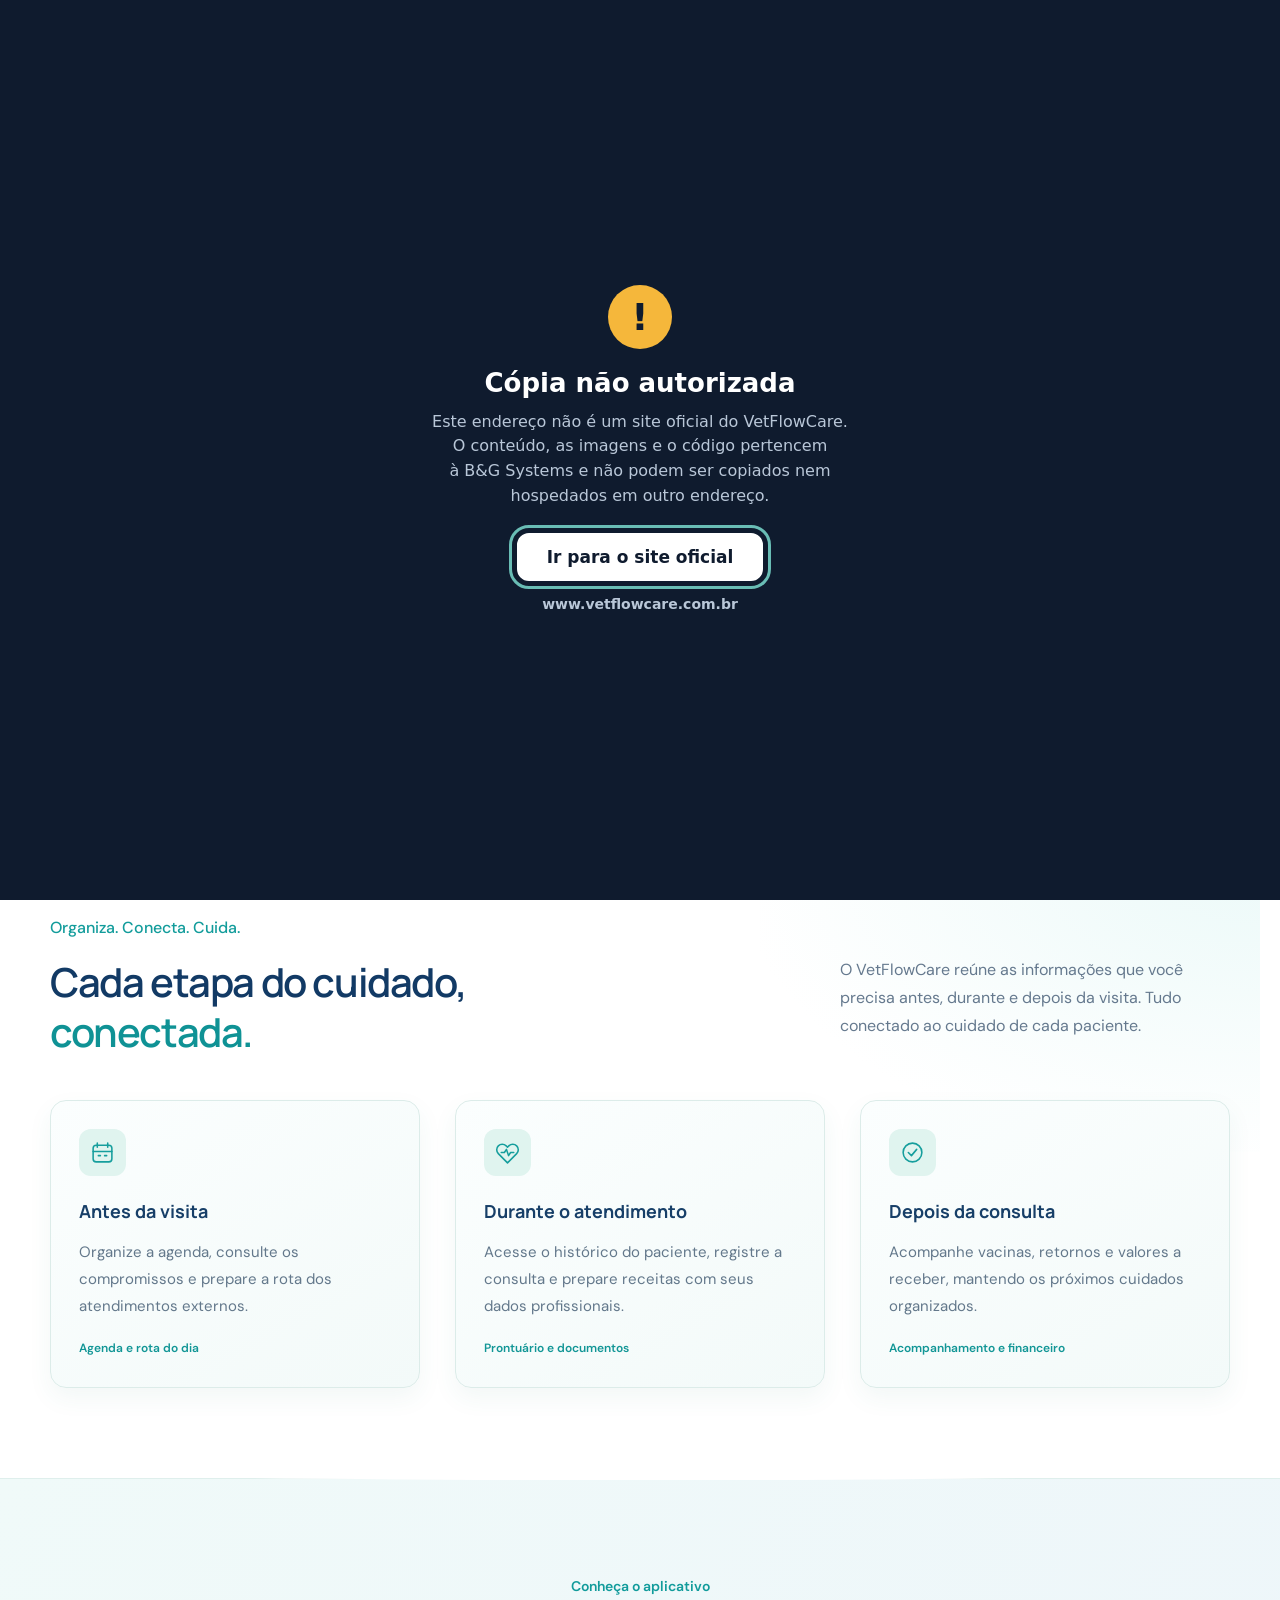
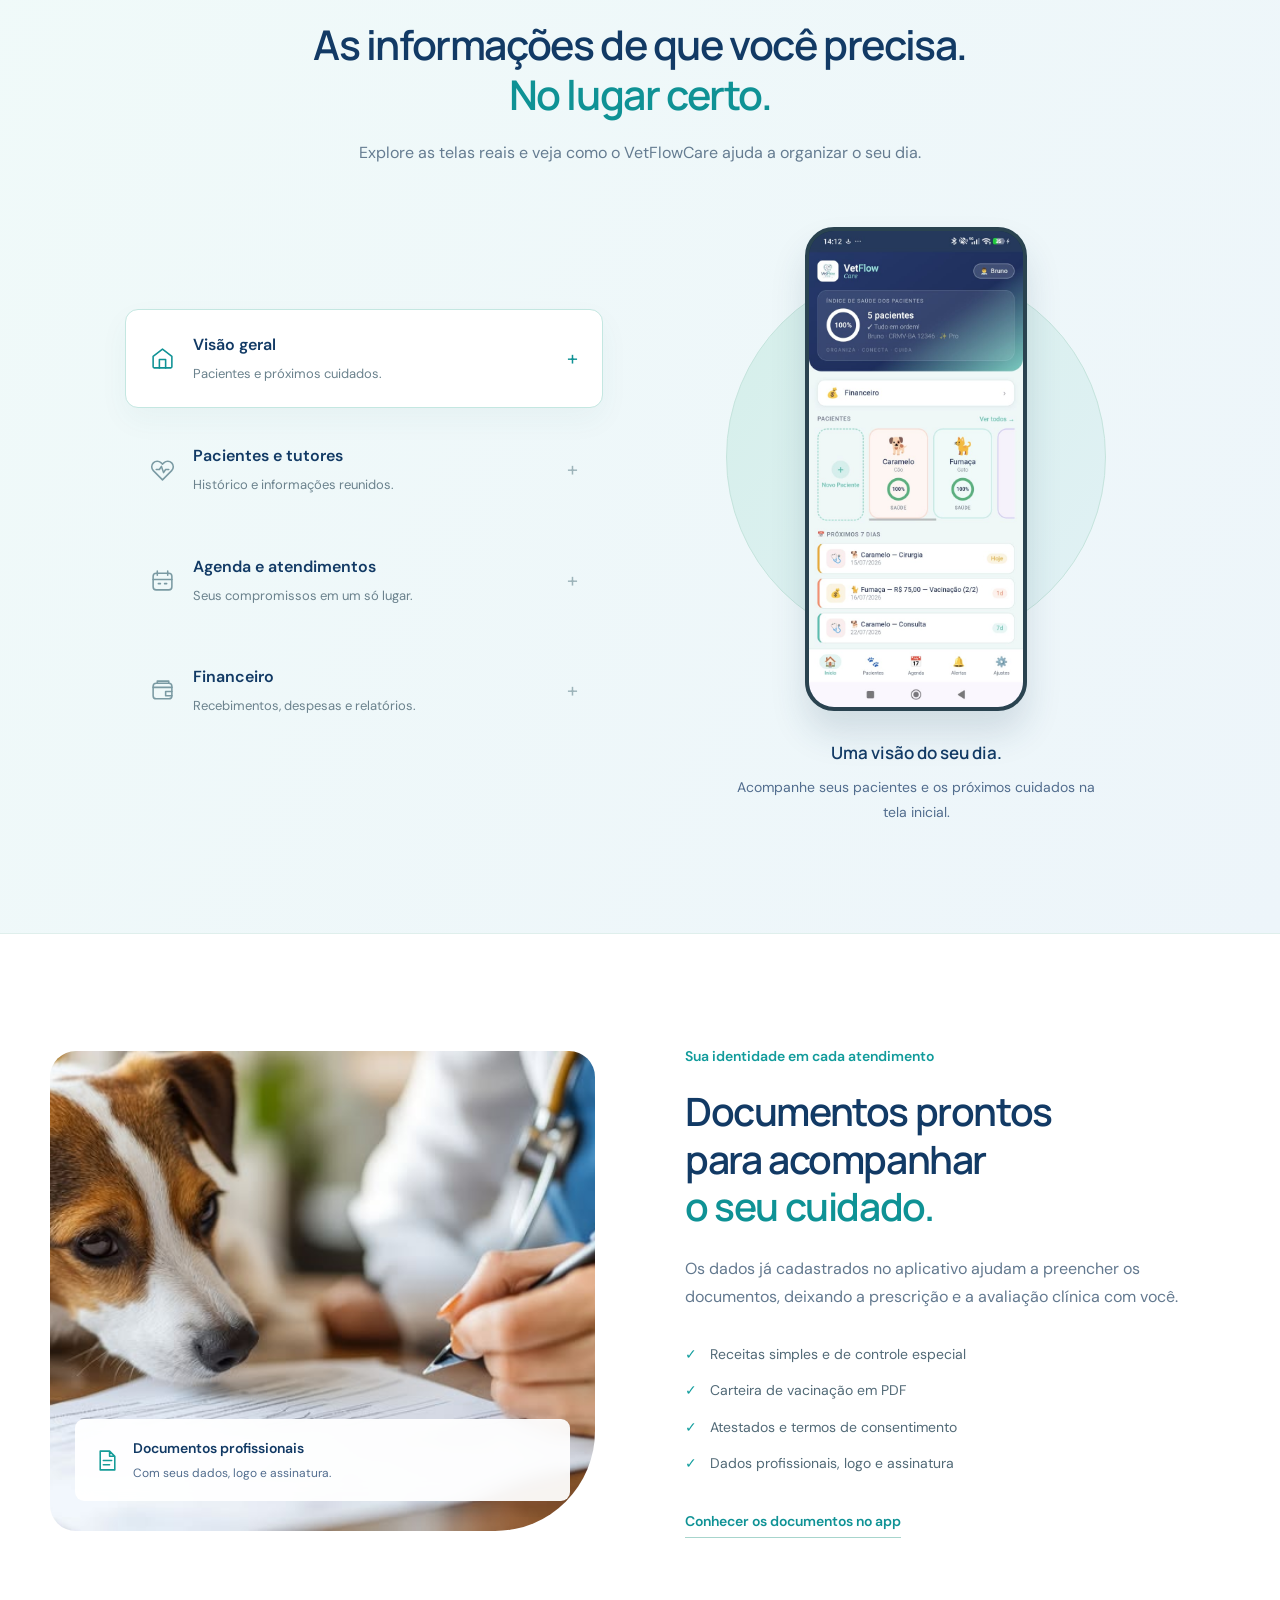
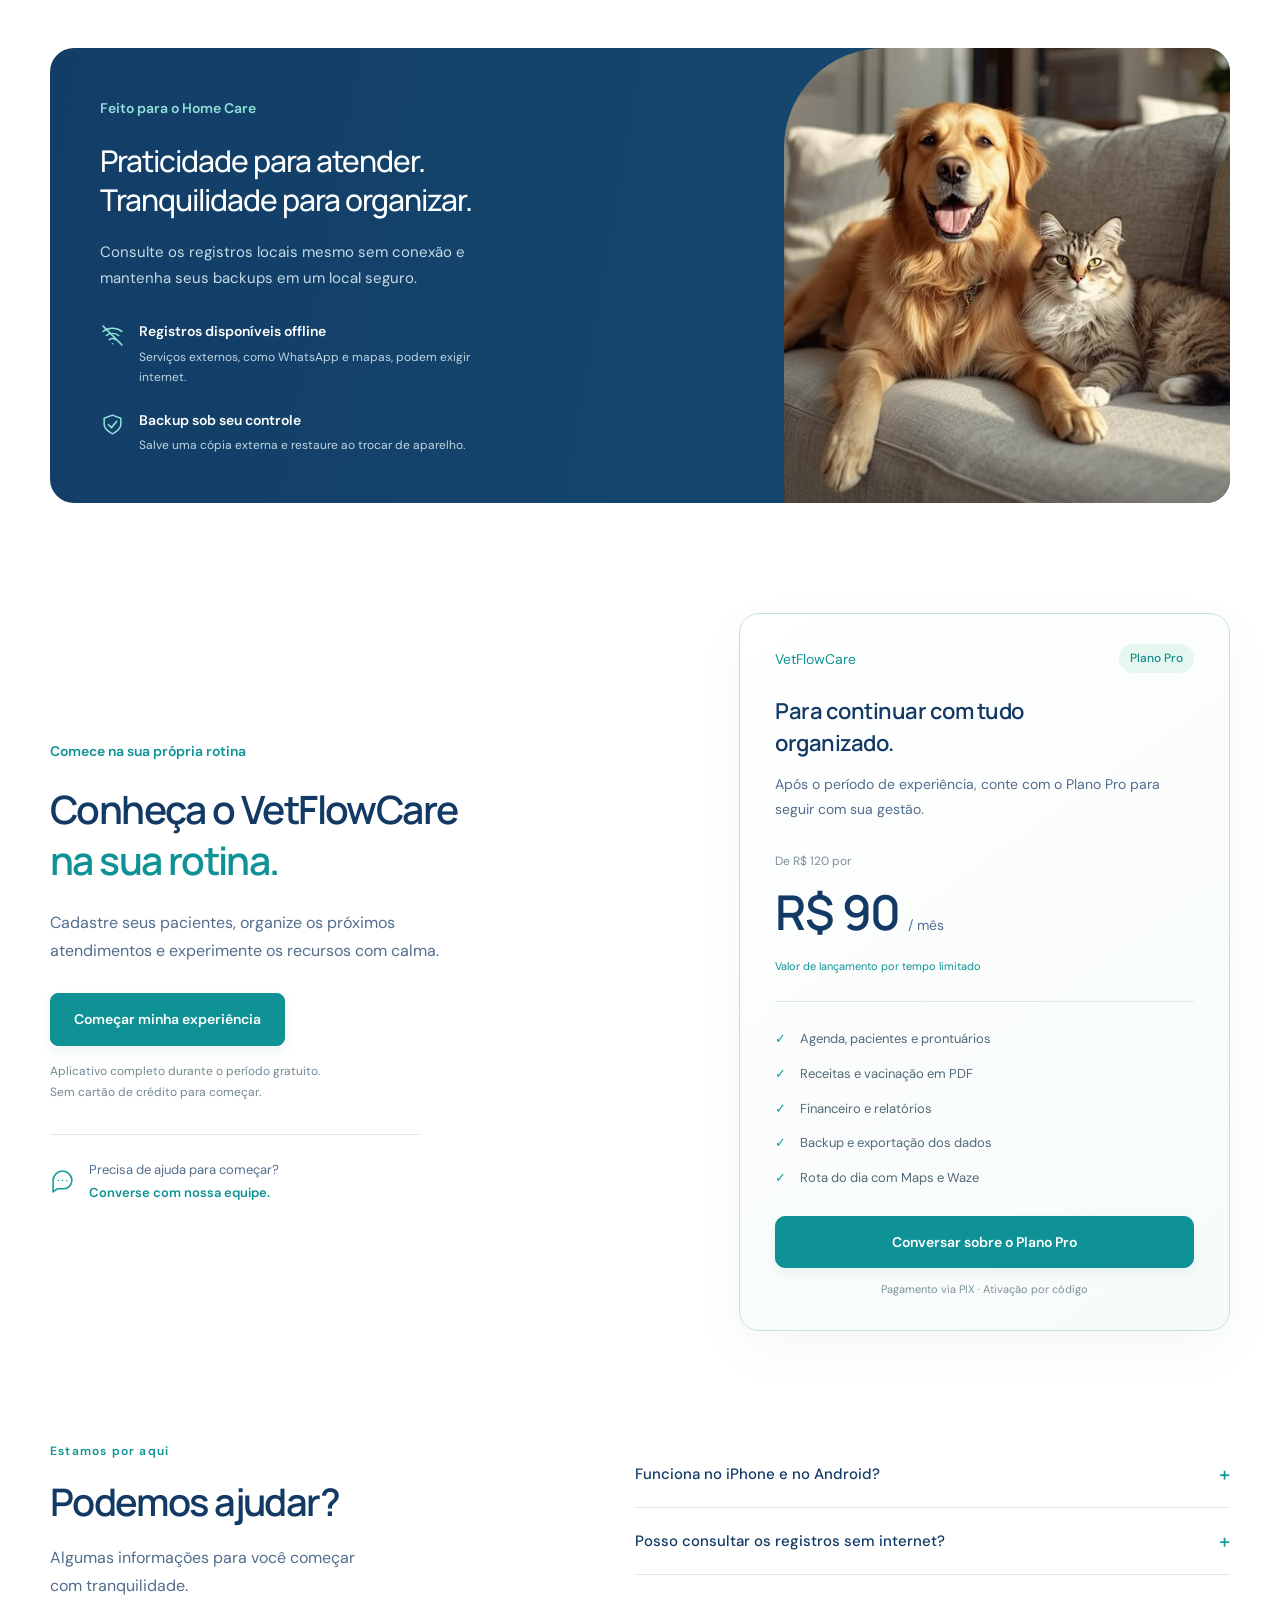
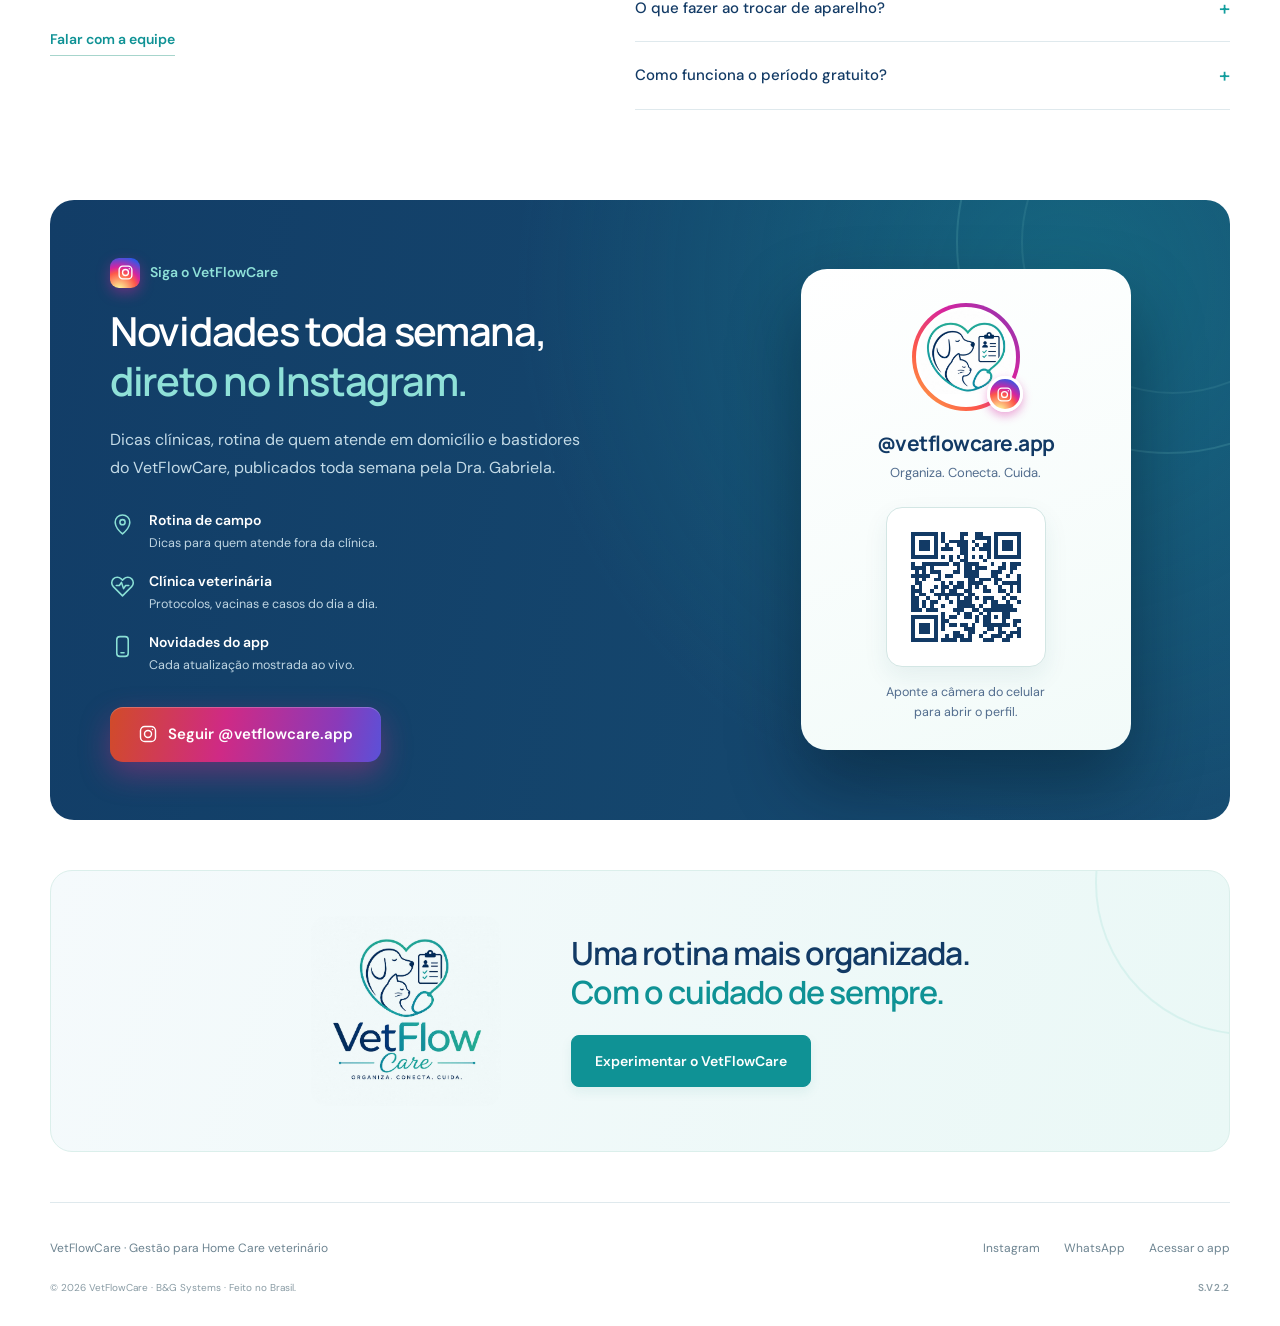
<file: index.html>
<!DOCTYPE html><html lang="pt-BR" data-vfc-sig="vfc-web-sig-fMDKYJ4-bg26"><head><meta charset="utf-8"><meta name="viewport" content="width=device-width, initial-scale=1"><meta name="theme-color" content="#0b385d"><title>VetFlowCare — Organiza. Conecta. Cuida.</title><meta name="description" content="Organize sua rotina de atendimento veterinário com agenda, pacientes, prontuário, vacinas, documentos e financeiro. Conheça o VetFlowCare.">
<meta name="google-site-verification" content="b4045437660ab064">
<meta name="application-name" content="VetFlowCare">
<meta name="author" content="B&amp;G Systems">
<link rel="canonical" href="https://www.vetflowcare.com.br">
<meta property="og:type" content="website">
<meta property="og:url" content="https://www.vetflowcare.com.br/">
<meta property="og:title" content="VetFlowCare — Organiza. Conecta. Cuida.">
<meta property="og:description" content="Organize sua rotina de atendimento veterinário com agenda, pacientes, prontuário, vacinas, documentos e financeiro. Conheça o VetFlowCare.">
<meta property="og:image" content="https://www.vetflowcare.com.br/og.jpg">
<meta property="og:image:width" content="1200">
<meta property="og:image:height" content="630">
<meta property="og:image:alt" content="VetFlowCare — app de gestão veterinária">
<meta property="og:locale" content="pt_BR">
<meta property="og:site_name" content="VetFlowCare">
<meta name="twitter:card" content="summary_large_image">
<meta name="twitter:title" content="VetFlowCare — Organiza. Conecta. Cuida.">
<meta name="twitter:description" content="Organize sua rotina de atendimento veterinário com agenda, pacientes, prontuário, vacinas, documentos e financeiro. Conheça o VetFlowCare.">
<meta name="twitter:image" content="https://www.vetflowcare.com.br/og.jpg">
<script type="application/ld+json">
{
  "@context": "https://schema.org",
  "@graph": [
    {
      "@type": "SoftwareApplication",
      "@id": "https://www.vetflowcare.com.br/#app",
      "name": "VetFlowCare",
      "alternateName": "VetFlowCare — a clínica inteira no seu bolso",
      "url": "https://www.vetflowcare.com.br",
      "applicationCategory": "BusinessApplication",
      "applicationSubCategory": "Software de Gestão para Clínicas Veterinárias",
      "operatingSystem": "Android, iOS, Windows, macOS, Web",
      "description": "VetFlowCare é um aplicativo de gestão veterinária desenvolvido pela B&G Systems. Gerencia pacientes, vacinas, prontuário eletrônico, receituário timbrado e controle financeiro. Funciona completamente offline, com dados armazenados e criptografados no próprio aparelho do veterinário.",
      "offers": {
        "@type": "Offer",
        "price": "0",
        "priceCurrency": "BRL",
        "availability": "https://schema.org/InStock",
        "description": "30 dias grátis, sem cartão de crédito"
      },
      "author": {
        "@type": "Organization",
        "@id": "https://www.vetflowcare.com.br/#organization"
      },
      "brand": {
        "@type": "Brand",
        "name": "VetFlowCare"
      },
      "keywords": "VetFlowCare, gestão veterinária, app veterinário, prontuário veterinário, receituário veterinário, clínica veterinária, B&G Systems, app offline veterinário",
      "disambiguatingDescription": "VetFlowCare é um aplicativo brasileiro de gestão veterinária desenvolvido pela B&G Systems no Brasil. Produto nacional voltado exclusivamente para veterinários brasileiros. Não tem relação com sistemas de gestão veterinária de outros países nem com suplementos veterinários de nomes semelhantes.",
      "areaServed": {
        "@type": "Country",
        "name": "Brasil",
        "identifier": "BR"
      },
      "audience": {
        "@type": "Audience",
        "audienceType": "Médicos Veterinários",
        "geographicArea": {
          "@type": "Country",
          "name": "Brasil"
        }
      },
      "inLanguage": "pt-BR",
      "countryOfOrigin": "BR",
      "featureList": [
        "Cadastro completo de pacientes animais",
        "Controle de vacinas com alertas de vencimento",
        "Prontuário eletrônico veterinário",
        "Receituário timbrado com logo, CRMV e assinatura",
        "Controle financeiro de consultas",
        "Funciona completamente offline sem internet",
        "Dados armazenados localmente com criptografia AES-256",
        "Instala como PWA na tela inicial do celular"
      ],
      "screenshot": "https://www.vetflowcare.com.br/og.jpg",
      "softwareVersion": "1.0"
    },
    {
      "@type": "Organization",
      "@id": "https://www.vetflowcare.com.br/#organization",
      "name": "B&G Systems",
      "legalName": "B&G Systems",
      "url": "https://www.vetflowcare.com.br",
      "logo": {
        "@type": "ImageObject",
        "url": "https://www.vetflowcare.com.br/logo.jpg"
      },
      "brand": {
        "@type": "Brand",
        "name": "VetFlowCare"
      },
      "sameAs": [
        "https://www.instagram.com/vetflowcare.app"
      ],
      "contactPoint": {
        "@type": "ContactPoint",
        "telephone": "+55-11-91265-9906",
        "contactType": "customer support",
        "availableLanguage": "Portuguese"
      },
      "address": {
        "@type": "PostalAddress",
        "addressCountry": "BR"
      }
    },
    {
      "@type": "WebSite",
      "@id": "https://www.vetflowcare.com.br/#website",
      "url": "https://www.vetflowcare.com.br",
      "name": "VetFlowCare",
      "description": "Site oficial do aplicativo VetFlowCare — gestão veterinária para clínicas e atendimento domiciliar",
      "publisher": {
        "@id": "https://www.vetflowcare.com.br/#organization"
      },
      "inLanguage": "pt-BR"
    }
  ]
}
</script>
<meta name="generator" content="VetFlowCare Site S.V2.2 · vfc-web-sig-fMDKYJ4-bg26">
<meta name="copyright" content="© 2026 B&amp;G Systems. Todos os direitos reservados.">
<!-- VetFlowCare · © 2026 B&G Systems · vfc-web-sig-fMDKYJ4-bg26 · Copiar, redistribuir ou hospedar este código, os textos e as imagens fora dos endereços oficiais é proibido (Lei 9.609/98 e Lei 9.610/98). -->
<script>/* VetFlowCare · B&G Systems · vfc-web-sig-fMDKYJ4-bg26 · trava:inicio */
(function(){try{
var H=function(s){var h=2166136261,i;for(i=0;i<s.length;i++){h^=s.charCodeAt(i);h=Math.imul(h,16777619)>>>0}return h.toString(36)};
var N=String(location.hostname||'').toLowerCase().replace(/\.+$/,'');
if(['ztntfp','d4md6','2eauxq','yjaa3w','1usgaiv','1hh2g0h'].indexOf(H(N))>-1)return;
var U='https://www.vetflowcare.com.br',D=document,R=D.documentElement,ID='vfcLockOv',F='system-ui,-apple-system,"Segoe UI",Roboto,Arial,sans-serif',T0=0;
var K='position:fixed!important;top:0!important;right:0!important;bottom:0!important;left:0!important;z-index:2147483647!important;display:flex!important;overflow:auto!important;box-sizing:border-box!important;width:auto!important;height:auto!important;max-width:none!important;max-height:none!important;margin:0!important;padding:24px 20px!important;opacity:1!important;visibility:visible!important;transform:none!important;filter:none!important;clip-path:none!important;pointer-events:auto!important;background:#0F1B2E!important;color:#fff!important;font:16px/1.5 '+F+'!important';
function E(t,s,x){var e=D.createElement(t);if(s)e.style.cssText=s;if(x)e.textContent=x;return e}
function ok(o){
if(!o||o.parentNode!==R||!o.querySelector('a'))return false;
var c=getComputedStyle(o),r=o.getBoundingClientRect();
return c.display==='flex'&&c.visibility==='visible'&&c.opacity==='1'&&c.position==='fixed'&&c.zIndex==='2147483647'&&c.transform==='none'&&c.clipPath==='none'&&c.filter==='none'&&c.pointerEvents==='auto'&&(c.backgroundColor==='rgb(15, 27, 46)'||matchMedia('(forced-colors: active)').matches)&&r.width>=innerWidth*.9&&r.height>=innerHeight*.9&&!o.inert&&!o.hasAttribute('inert')
}
function mk(){
var o=E('div'),w=E('div','margin:auto;max-width:440px;text-align:center'),
i=E('div','width:64px;height:64px;margin:0 auto 18px;border-radius:50%;background:#F5B73B;color:#0F1B2E;font:800 38px/64px '+F,'!'),
a=E('div','margin:0 0 10px;font:800 26px/1.25 '+F+';letter-spacing:normal;color:#fff','Cópia não autorizada'),
p=E('div','margin:0 0 24px;font:400 16px/1.55 '+F+';color:#B9C7D8','Este endereço não é um site oficial do VetFlowCare. O conteúdo, as imagens e o código pertencem à B&G Systems e não podem ser copiados nem hospedados em outro endereço.'),
l=E('a','display:inline-flex;align-items:center;justify-content:center;min-height:48px;padding:12px 28px;border:2px solid #fff;border-radius:12px;background:#fff;color:#0F1B2E;font:800 17px/1.2 '+F+';text-decoration:none','Ir para o site oficial'),
u=E('div','margin:14px 0 0;font:600 14px/1.4 '+F+';color:#B9C7D8',U.replace(/^https?:\/\//,''));
o.setAttribute('style',K);o.id=ID;o.setAttribute('role','alertdialog');o.setAttribute('aria-modal','true');o.setAttribute('aria-labelledby','vfcLockT');o.setAttribute('aria-describedby','vfcLockD');
i.setAttribute('aria-hidden','true');a.id='vfcLockT';a.setAttribute('role','heading');a.setAttribute('aria-level','2');p.id='vfcLockD';l.id='vfcLockGo';l.setAttribute('href',U);
w.appendChild(i);w.appendChild(a);w.appendChild(p);w.appendChild(l);w.appendChild(u);o.appendChild(w);return o
}
function go(){try{
var o=D.getElementById(ID),n,b;
if(!ok(o)){n=Date.now();if(n-T0>=250){T0=n;if(o&&o.parentNode)o.parentNode.removeChild(o);o=mk();R.appendChild(o);try{o.querySelector('a').focus({preventScroll:true})}catch(e){}}}
b=D.body;if(b&&!b.hasAttribute('inert'))b.setAttribute('inert','')
}catch(e){}}
go();D.addEventListener('DOMContentLoaded',go);
new MutationObserver(go).observe(R,{childList:true,subtree:true,attributes:true,attributeFilter:['style','class','hidden','inert','id','role']});
setInterval(go,1500)
}catch(e){}})();
/* trava:fim */</script><link rel="icon" href="assets/logo.jpg"><link rel="stylesheet" href="fonts.css"><link rel="stylesheet" href="style.css"></head><body><a class="skip" href="#conteudo">Pular para o conteúdo</a><header class="header"><a href="#inicio" aria-label="VetFlowCare — início"><img class="logo" src="assets/logo.jpg" alt="VetFlow Care — Organiza. Conecta. Cuida."><span class="wordmark" aria-hidden="true">Vet<span>Flow</span><i>Care</i></span></a><nav aria-label="Menu principal"><a href="#recursos">Recursos</a><a href="#aplicativo">Conheça o app</a><a href="#planos">Planos</a><a href="#duvidas">Dúvidas</a></nav><a class="access" href="https://app.vetflowcare.com.br" target="_blank" rel="noopener">Acessar</a></header>
<main id="conteudo"><section class="hero" id="inicio"><img class="hero-background" src="assets/homecare-hero.webp" alt="Veterinária em domicílio cuidando de um cão e um gato" fetchpriority="high"><div class="hero-inner"><div class="hero-heading"><span class="eyebrow">Gestão veterinária para Home Care</span><h1>Seu atendimento.<br>Sua rotina.<br><em>Tudo mais próximo.</em></h1><p>Agenda, pacientes e prontuários reunidos<br> para acompanhar você em cada visita.</p><div class="actions"><a class="button" href="https://app.vetflowcare.com.br" target="_blank" rel="noopener">Conhecer o VetFlowCare</a></div><span class="trial">Experimente por 30 dias grátis</span></div><div class="hero-device"><div class="device-edge"><img src="assets/screen1.jpg.jpeg" alt="Tela real do aplicativo VetFlowCare: pacientes e próximos cuidados" fetchpriority="high"></div><span class="device-shadow"></span></div></div></section><nav class="resource-strip" aria-label="Explore os recursos"><div><a href="#aplicativo" data-view="pacientes"><span class="icon" data-icon="patients"></span><span>Pacientes</span></a><a href="#aplicativo" data-view="agenda"><span class="icon" data-icon="calendar"></span><span>Agenda</span></a><a href="#documentos"><span class="icon" data-icon="document"></span><span>Prontuários</span></a><a href="#aplicativo" data-view="financeiro"><span class="icon" data-icon="wallet"></span><span>Financeiro</span></a></div></nav>
<section class="overview section" id="recursos"><div class="section-heading"><div><span class="eyebrow">Organiza. Conecta. Cuida.</span><h2>Cada etapa do cuidado,<br><em>conectada.</em></h2></div><p>O VetFlowCare reúne as informações que você precisa antes, durante e depois da visita. Tudo conectado ao cuidado de cada paciente.</p></div><div class="journey"><article><span class="icon" data-icon="calendar"></span><h3>Antes da visita</h3><p>Organize a agenda, consulte os compromissos e prepare a rota dos atendimentos externos.</p><span class="feature-label">Agenda e rota do dia</span></article><article><span class="icon" data-icon="heart"></span><h3>Durante o atendimento</h3><p>Acesse o histórico do paciente, registre a consulta e prepare receitas com seus dados profissionais.</p><span class="feature-label">Prontuário e documentos</span></article><article><span class="icon" data-icon="check"></span><h3>Depois da consulta</h3><p>Acompanhe vacinas, retornos e valores a receber, mantendo os próximos cuidados organizados.</p><span class="feature-label">Acompanhamento e financeiro</span></article></div></section>
<section class="app-section section" id="aplicativo"><div class="app-heading"><span class="eyebrow">Conheça o aplicativo</span><h2>As informações de que você precisa.<br><em>No lugar certo.</em></h2><p>Explore as telas reais e veja como o VetFlowCare ajuda a organizar o seu dia.</p></div><div class="app-layout"><div class="app-menu" role="tablist" aria-label="Recursos do aplicativo" aria-orientation="vertical"><button class="active" id="tab-inicio" role="tab" aria-controls="screen-panel" aria-selected="true" data-tab="inicio"><span class="icon" data-icon="home"></span><span><strong>Visão geral</strong><small>Pacientes e próximos cuidados.</small></span><span class="tab-mark" aria-hidden="true">+</span></button><button id="tab-pacientes" role="tab" aria-controls="screen-panel" aria-selected="false" data-tab="pacientes"><span class="icon" data-icon="heart"></span><span><strong>Pacientes e tutores</strong><small>Histórico e informações reunidos.</small></span><span class="tab-mark" aria-hidden="true">+</span></button><button id="tab-agenda" role="tab" aria-controls="screen-panel" aria-selected="false" data-tab="agenda"><span class="icon" data-icon="calendar"></span><span><strong>Agenda e atendimentos</strong><small>Seus compromissos em um só lugar.</small></span><span class="tab-mark" aria-hidden="true">+</span></button><button id="tab-financeiro" role="tab" aria-controls="screen-panel" aria-selected="false" data-tab="financeiro"><span class="icon" data-icon="wallet"></span><span><strong>Financeiro</strong><small>Recebimentos, despesas e relatórios.</small></span><span class="tab-mark" aria-hidden="true">+</span></button></div><div class="app-stage" id="screen-panel" role="tabpanel" aria-labelledby="tab-inicio"><div class="stage-circle"></div><div class="phone showcase"><img id="app-screen" src="assets/screen1.jpg.jpeg" alt="Tela inicial real do VetFlowCare" loading="lazy"></div><div class="screen-description" aria-live="polite"><h3 id="screen-title">Uma visão do seu dia.</h3><p id="screen-description">Acompanhe seus pacientes e os próximos cuidados na tela inicial.</p></div></div></div></section>
<section class="documents section" id="documentos"><div class="document-image"><img src="assets/documents.jpg" alt="Cão acompanhado durante o preenchimento de documentos veterinários" loading="lazy"><div class="document-note"><span class="icon" data-icon="document"></span><span>Documentos profissionais<small>Com seus dados, logo e assinatura.</small></span></div></div><div class="document-copy"><span class="eyebrow">Sua identidade em cada atendimento</span><h2>Documentos prontos<br>para acompanhar<br><em>o seu cuidado.</em></h2><p>Os dados já cadastrados no aplicativo ajudam a preencher os documentos, deixando a prescrição e a avaliação clínica com você.</p><ul><li>Receitas simples e de controle especial</li><li>Carteira de vacinação em PDF</li><li>Atestados e termos de consentimento</li><li>Dados profissionais, logo e assinatura</li></ul><a class="text-link" href="https://app.vetflowcare.com.br" target="_blank" rel="noopener">Conhecer os documentos no app</a></div></section>
<section class="care-banner"><div class="banner-copy"><span class="eyebrow">Feito para o Home Care</span><h2>Praticidade para atender.<br>Tranquilidade para organizar.</h2><p>Consulte os registros locais mesmo sem conexão e mantenha seus backups em um local seguro.</p><div class="banner-details"><div><span class="icon" data-icon="offline"></span><span><strong>Registros disponíveis offline</strong><small>Serviços externos, como WhatsApp e mapas, podem exigir internet.</small></span></div><div><span class="icon" data-icon="shield"></span><span><strong>Backup sob seu controle</strong><small>Salve uma cópia externa e restaure ao trocar de aparelho.</small></span></div></div></div><img src="assets/pets.jpg" alt="Cão e gato juntos" loading="lazy"></section>
<section class="plans section" id="planos"><div class="plans-copy"><span class="eyebrow">Comece na sua própria rotina</span><h2>Conheça o VetFlowCare<br><em>na sua rotina.</em></h2><p>Cadastre seus pacientes, organize os próximos atendimentos e experimente os recursos com calma.</p><a class="button" href="https://app.vetflowcare.com.br" target="_blank" rel="noopener">Começar minha experiência</a><small>Aplicativo completo durante o período gratuito.<br>Sem cartão de crédito para começar.</small><div class="support"><span class="icon" data-icon="chat"></span><span>Precisa de ajuda para começar?<br><a href="https://wa.me/5511912659906" target="_blank" rel="noopener">Converse com nossa equipe.</a></span></div></div><article class="plan-card"><div class="plan-top"><span>VetFlowCare</span><b>Plano Pro</b></div><h3>Para continuar com tudo organizado.</h3><p>Após o período de experiência, conte com o Plano Pro para seguir com sua gestão.</p><div class="price"><span class="previous">De R$ 120 por</span><strong>R$ 90<small>/ mês</small></strong><span class="promotion">Valor de lançamento por tempo limitado</span></div><ul><li>Agenda, pacientes e prontuários</li><li>Receitas e vacinação em PDF</li><li>Financeiro e relatórios</li><li>Backup e exportação dos dados</li><li>Rota do dia com Maps e Waze</li></ul><a class="button" href="https://wa.me/5511912659906?text=Ol%C3%A1!%20Quero%20conhecer%20o%20Plano%20Pro%20do%20VetFlowCare." target="_blank" rel="noopener">Conversar sobre o Plano Pro</a><small class="payment">Pagamento via PIX · Ativação por código</small></article></section>
<section class="faq section" id="duvidas"><div><span class="eyebrow">Estamos por aqui</span><h2>Podemos ajudar?</h2><p>Algumas informações para você começar com tranquilidade.</p><a class="text-link" href="https://wa.me/5511912659906" target="_blank" rel="noopener">Falar com a equipe</a></div><div><details><summary>Funciona no iPhone e no Android?</summary><p>Sim. O VetFlowCare é um aplicativo PWA, instalado pelo navegador. No iPhone, abra no Safari, toque em Compartilhar e em Adicionar à Tela de Início. No Android, use a opção de instalação do navegador.</p></details><details><summary>Posso consultar os registros sem internet?</summary><p>Sim, os registros locais ficam disponíveis sem conexão. Serviços externos, como WhatsApp e navegação por mapas, podem precisar de internet.</p></details><details><summary>O que fazer ao trocar de aparelho?</summary><p>Exporte um backup no aparelho atual, guarde-o em um local seguro e restaure no novo dispositivo. Cada aparelho mantém sua própria cópia dos dados.</p></details><details><summary>Como funciona o período gratuito?</summary><p>Crie sua conta no aplicativo para experimentar os recursos por 30 dias, sem cartão. Depois, converse com a equipe para continuar com o Plano Pro.</p></details></div></section>
<section class="insta" id="instagram" aria-labelledby="instagram-title">
<div class="insta-copy">
<span class="eyebrow"><span class="ig-tile" aria-hidden="true"><svg viewBox="0 0 24 24"><rect x="3" y="3" width="18" height="18" rx="5.2"/><circle cx="12" cy="12" r="4.2"/><circle cx="17.3" cy="6.7" r=".9" fill="currentColor" stroke="none"/></svg></span>Siga o VetFlowCare</span>
<h2 id="instagram-title">Novidades toda semana, <br><em>direto no Instagram.</em></h2>
<p>Dicas clínicas, rotina de quem atende em domicílio e bastidores do VetFlowCare, publicados toda semana pela Dra.&nbsp;Gabriela.</p>
<div class="insta-pillars">
<div><span class="icon"><svg viewBox="0 0 24 24" aria-hidden="true"><path d="M12 21s-7-5.6-7-11.2a7 7 0 0 1 14 0C19 15.4 12 21 12 21Z"/><circle cx="12" cy="9.8" r="2.5"/></svg></span><span><strong>Rotina de campo</strong><small>Dicas para quem atende fora da clínica.</small></span></div>
<div><span class="icon"><svg viewBox="0 0 24 24" aria-hidden="true"><path d="M20.8 5.6a5.3 5.3 0 0 0-7.5 0L12 7l-1.3-1.4a5.3 5.3 0 0 0-7.5 7.5L12 22l8.8-8.9a5.3 5.3 0 0 0 0-7.5Z"/><path d="M6 12h3l2-3 2 6 2-3h3"/></svg></span><span><strong>Clínica veterinária</strong><small>Protocolos, vacinas e casos do dia a dia.</small></span></div>
<div><span class="icon"><svg viewBox="0 0 24 24" aria-hidden="true"><rect x="6.5" y="2.5" width="11" height="19" rx="3"/><path d="M10.5 18h3"/></svg></span><span><strong>Novidades do app</strong><small>Cada atualização mostrada ao vivo.</small></span></div>
</div>
<a class="button" href="https://www.instagram.com/vetflowcare.app" target="_blank" rel="noopener"><svg viewBox="0 0 24 24" aria-hidden="true"><rect x="3" y="3" width="18" height="18" rx="5.2"/><circle cx="12" cy="12" r="4.2"/><circle cx="17.3" cy="6.7" r=".9" fill="currentColor" stroke="none"/></svg>Seguir @vetflowcare.app</a>
</div>
<a class="insta-card" href="https://www.instagram.com/vetflowcare.app" target="_blank" rel="noopener" aria-label="Abrir o perfil @vetflowcare.app no Instagram">
<span class="insta-avatar"><span class="insta-photo"></span><span class="insta-badge"><svg viewBox="0 0 24 24" aria-hidden="true"><rect x="3" y="3" width="18" height="18" rx="5.2"/><circle cx="12" cy="12" r="4.2"/><circle cx="17.3" cy="6.7" r=".9" fill="currentColor" stroke="none"/></svg></span></span>
<strong>@vetflowcare.app</strong>
<span class="insta-tag">Organiza. Conecta. Cuida.</span>
<span class="insta-qr"><svg viewBox="0 0 37 37" role="img" aria-label="QR code para abrir o perfil @vetflowcare.app no Instagram" shape-rendering="crispEdges"><path fill="#123a65" d="M4 4h7v1h-7zM12 4h1v1h-1zM17 4h2v1h-2zM21 4h2v1h-2zM26 4h7v1h-7zM4 5h1v1h-1zM10 5h1v1h-1zM12 5h1v1h-1zM17 5h1v1h-1zM21 5h4v1h-4zM26 5h1v1h-1zM32 5h1v1h-1zM4 6h1v1h-1zM6 6h3v1h-3zM10 6h1v1h-1zM12 6h1v1h-1zM14 6h5v1h-5zM20 6h1v1h-1zM24 6h1v1h-1zM26 6h1v1h-1zM28 6h3v1h-3zM32 6h1v1h-1zM4 7h1v1h-1zM6 7h3v1h-3zM10 7h1v1h-1zM13 7h1v1h-1zM16 7h3v1h-3zM21 7h1v1h-1zM23 7h2v1h-2zM26 7h1v1h-1zM28 7h3v1h-3zM32 7h1v1h-1zM4 8h1v1h-1zM6 8h3v1h-3zM10 8h1v1h-1zM12 8h3v1h-3zM17 8h2v1h-2zM20 8h1v1h-1zM22 8h3v1h-3zM26 8h1v1h-1zM28 8h3v1h-3zM32 8h1v1h-1zM4 9h1v1h-1zM10 9h1v1h-1zM17 9h2v1h-2zM24 9h1v1h-1zM26 9h1v1h-1zM32 9h1v1h-1zM4 10h7v1h-7zM12 10h1v1h-1zM14 10h1v1h-1zM16 10h1v1h-1zM18 10h1v1h-1zM20 10h1v1h-1zM22 10h1v1h-1zM24 10h1v1h-1zM26 10h7v1h-7zM14 11h1v1h-1zM17 11h2v1h-2zM23 11h1v1h-1zM4 12h1v1h-1zM7 12h7v1h-7zM15 12h2v1h-2zM18 12h4v1h-4zM25 12h1v1h-1zM28 12h1v1h-1zM30 12h3v1h-3zM4 13h4v1h-4zM9 13h1v1h-1zM16 13h1v1h-1zM18 13h2v1h-2zM21 13h3v1h-3zM27 13h2v1h-2zM30 13h2v1h-2zM5 14h1v1h-1zM7 14h1v1h-1zM9 14h3v1h-3zM15 14h2v1h-2zM18 14h4v1h-4zM25 14h3v1h-3zM30 14h1v1h-1zM4 15h5v1h-5zM11 15h1v1h-1zM13 15h2v1h-2zM18 15h4v1h-4zM25 15h2v1h-2zM29 15h1v1h-1zM32 15h1v1h-1zM5 16h1v1h-1zM7 16h1v1h-1zM10 16h2v1h-2zM19 16h2v1h-2zM22 16h3v1h-3zM26 16h2v1h-2zM32 16h1v1h-1zM5 17h2v1h-2zM12 17h1v1h-1zM14 17h1v1h-1zM16 17h2v1h-2zM19 17h4v1h-4zM26 17h1v1h-1zM28 17h5v1h-5zM4 18h1v1h-1zM6 18h1v1h-1zM10 18h1v1h-1zM12 18h2v1h-2zM15 18h3v1h-3zM19 18h1v1h-1zM21 18h1v1h-1zM23 18h1v1h-1zM27 18h1v1h-1zM30 18h1v1h-1zM32 18h1v1h-1zM4 19h3v1h-3zM9 19h1v1h-1zM12 19h1v1h-1zM14 19h2v1h-2zM18 19h2v1h-2zM23 19h2v1h-2zM27 19h2v1h-2zM30 19h1v1h-1zM32 19h1v1h-1zM4 20h1v1h-1zM6 20h2v1h-2zM10 20h8v1h-8zM19 20h2v1h-2zM29 20h1v1h-1zM4 21h2v1h-2zM8 21h1v1h-1zM11 21h1v1h-1zM13 21h1v1h-1zM16 21h1v1h-1zM18 21h2v1h-2zM21 21h1v1h-1zM23 21h3v1h-3zM28 21h1v1h-1zM30 21h2v1h-2zM4 22h2v1h-2zM7 22h1v1h-1zM9 22h2v1h-2zM14 22h1v1h-1zM16 22h4v1h-4zM23 22h1v1h-1zM25 22h2v1h-2zM29 22h1v1h-1zM32 22h1v1h-1zM4 23h2v1h-2zM7 23h1v1h-1zM9 23h1v1h-1zM12 23h1v1h-1zM16 23h5v1h-5zM22 23h1v1h-1zM25 23h6v1h-6zM4 24h3v1h-3zM8 24h3v1h-3zM15 24h3v1h-3zM20 24h2v1h-2zM23 24h9v1h-9zM12 25h1v1h-1zM16 25h1v1h-1zM18 25h2v1h-2zM22 25h1v1h-1zM24 25h1v1h-1zM28 25h2v1h-2zM4 26h7v1h-7zM12 26h1v1h-1zM14 26h2v1h-2zM18 26h2v1h-2zM21 26h1v1h-1zM23 26h2v1h-2zM26 26h1v1h-1zM28 26h2v1h-2zM4 27h1v1h-1zM10 27h1v1h-1zM12 27h2v1h-2zM21 27h1v1h-1zM23 27h2v1h-2zM28 27h1v1h-1zM31 27h2v1h-2zM4 28h1v1h-1zM6 28h3v1h-3zM10 28h1v1h-1zM12 28h1v1h-1zM14 28h2v1h-2zM17 28h2v1h-2zM20 28h1v1h-1zM23 28h7v1h-7zM31 28h1v1h-1zM4 29h1v1h-1zM6 29h3v1h-3zM10 29h1v1h-1zM12 29h1v1h-1zM18 29h3v1h-3zM24 29h2v1h-2zM27 29h1v1h-1zM32 29h1v1h-1zM4 30h1v1h-1zM6 30h3v1h-3zM10 30h1v1h-1zM15 30h2v1h-2zM19 30h2v1h-2zM23 30h1v1h-1zM27 30h2v1h-2zM30 30h3v1h-3zM4 31h1v1h-1zM10 31h1v1h-1zM13 31h1v1h-1zM15 31h3v1h-3zM19 31h1v1h-1zM22 31h1v1h-1zM25 31h3v1h-3zM29 31h2v1h-2zM32 31h1v1h-1zM4 32h7v1h-7zM12 32h4v1h-4zM17 32h3v1h-3zM23 32h3v1h-3zM28 32h2v1h-2z"/></svg></span>
<small>Aponte a câmera do celular<br>para abrir o perfil.</small>
</a>
</section>
<section class="closing"><img src="assets/logo.jpg" alt="VetFlowCare — Organiza. Conecta. Cuida." loading="lazy"><div><h2>Uma rotina mais organizada.<br><em>Com o cuidado de sempre.</em></h2><a class="button" href="https://app.vetflowcare.com.br" target="_blank" rel="noopener">Experimentar o VetFlowCare</a></div></section></main><footer><p>VetFlowCare · Gestão para Home Care veterinário</p><div><a href="https://www.instagram.com/vetflowcare.app" target="_blank" rel="noopener">Instagram</a><a href="https://wa.me/5511912659906" target="_blank" rel="noopener">WhatsApp</a><a href="https://app.vetflowcare.com.br" target="_blank" rel="noopener">Acessar o app</a></div><small><span>© 2026 VetFlowCare · B&G Systems · Feito no Brasil.</span><span class="site-ver" title="Versão do site">S.V2.2</span></small></footer><script src="app.js"></script></body></html>
</file>
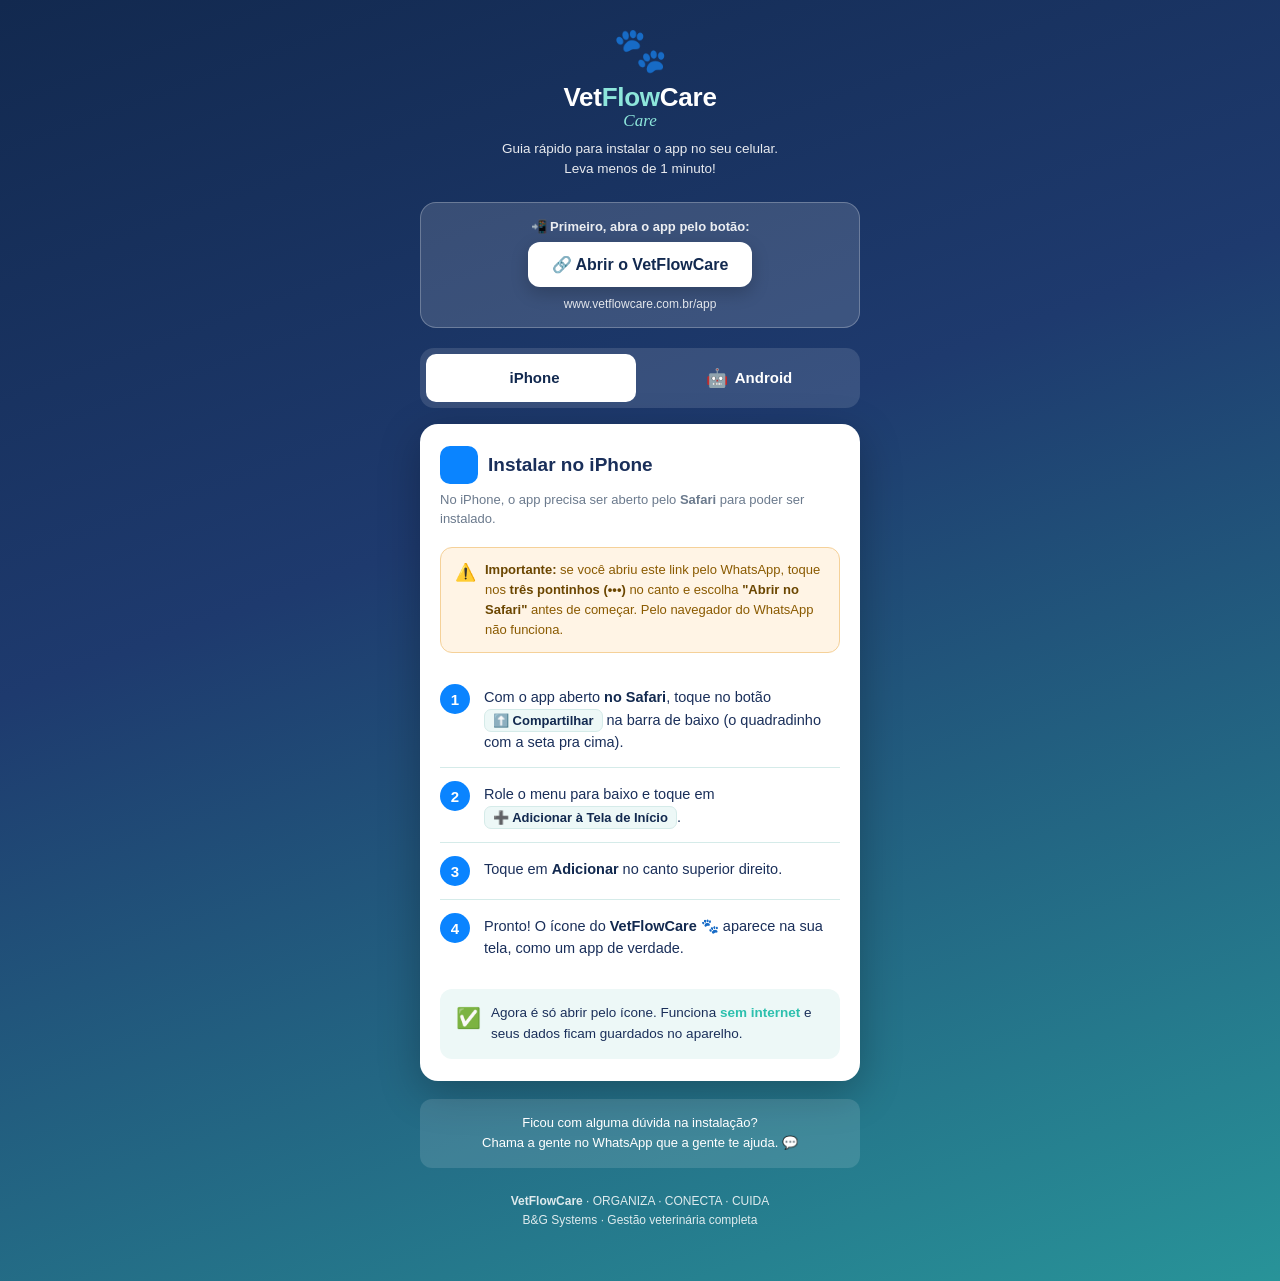
<file: instalar/index.html>
<!DOCTYPE html>
<html lang="pt-BR">
<head>
<meta charset="UTF-8">
<meta name="viewport" content="width=device-width, initial-scale=1">
<title>Como instalar o VetFlowCare</title>
<style>
:root{
  --navy:#12294f;--navy2:#1E3A6E;--turq:#2DC0AE;--bg:#EDF8F7;
  --text:#1A2F5A;--muted:#6B7A8D;--border:#D5EBE9;--surface:#fff;
  --ios:#0A84FF;--android:#3DDC84;
}
*{margin:0;padding:0;box-sizing:border-box;-webkit-tap-highlight-color:transparent}
body{font-family:-apple-system,'Segoe UI',Roboto,sans-serif;background:linear-gradient(160deg,#12294f 0%,#1E3A6E 40%,#2DC0AE 130%);color:var(--text);min-height:100vh;padding:24px 16px 50px}
.wrap{max-width:440px;margin:0 auto}

/* topo com a marca */
.brand{text-align:center;color:#fff;margin-bottom:22px}
.brand .logo{font-size:44px;margin-bottom:6px}
.brand h1{font-size:26px;font-weight:800;letter-spacing:-.01em}
.brand h1 .c{color:#8de6db}
.brand .care{font-family:Georgia,serif;font-style:italic;color:#8de6db;font-size:17px;margin-top:-2px}
.brand p{font-size:13.5px;opacity:.9;margin-top:8px;line-height:1.5}

/* card de instalação em 1 toque */
.quick{background:rgba(255,255,255,.14);border:1px solid rgba(255,255,255,.25);border-radius:16px;padding:16px 18px;margin-bottom:20px;text-align:center;color:#fff}
.quick .t{font-size:13px;font-weight:700;opacity:.9;margin-bottom:8px}
.quick a{display:inline-flex;align-items:center;gap:8px;background:#fff;color:var(--navy);font-size:16px;font-weight:800;padding:13px 24px;border-radius:12px;text-decoration:none;box-shadow:0 6px 18px rgba(0,0,0,.2)}
.quick .link{font-size:12px;opacity:.85;margin-top:10px;word-break:break-all}

/* seletor de sistema */
.tabs{display:flex;gap:8px;background:rgba(255,255,255,.12);border-radius:14px;padding:6px;margin-bottom:16px}
.tabs button{flex:1;padding:13px;border:none;border-radius:10px;background:transparent;color:#fff;font-family:inherit;font-size:15px;font-weight:700;cursor:pointer;display:flex;align-items:center;justify-content:center;gap:7px;transition:.2s}
.tabs button.on{background:#fff;color:var(--navy)}
.tabs button .em{font-size:18px}

/* painel */
.panel{background:var(--surface);border-radius:18px;padding:22px 20px;box-shadow:0 12px 40px rgba(0,0,0,.25)}
.panel-h{display:flex;align-items:center;gap:10px;margin-bottom:6px}
.panel-h .badge{width:38px;height:38px;border-radius:10px;display:flex;align-items:center;justify-content:center;font-size:22px;color:#fff}
.panel-h.ios .badge{background:var(--ios)}
.panel-h.android .badge{background:var(--android)}
.panel-h h2{font-size:19px;font-weight:800}
.panel .sub{font-size:13px;color:var(--muted);margin-bottom:18px;line-height:1.5}

/* aviso importante (iPhone) */
.warn{background:#fff4e5;border:1px solid #f5d199;border-radius:12px;padding:12px 14px;font-size:13px;color:#8a5a00;line-height:1.55;margin-bottom:18px;display:flex;gap:9px}
.warn .ic{font-size:17px;flex-shrink:0}
.warn b{color:#6b4600}

/* passos */
.step{display:flex;gap:14px;padding:13px 0;border-bottom:1px solid var(--border)}
.step:last-child{border-bottom:none}
.step .n{width:30px;height:30px;border-radius:50%;background:var(--navy);color:#fff;font-size:15px;font-weight:800;display:flex;align-items:center;justify-content:center;flex-shrink:0}
.panel-h.ios ~ .steps .step .n,.ios-steps .step .n{background:var(--ios)}
.android-steps .step .n{background:var(--android);color:#0a3d1f}
.step .txt{font-size:14.5px;line-height:1.5;padding-top:3px}
.step .txt b{color:var(--navy)}
.step .txt .chip{display:inline-flex;align-items:center;gap:4px;background:var(--bg);border:1px solid var(--border);border-radius:7px;padding:1px 8px;font-size:13px;font-weight:700;color:var(--navy);white-space:nowrap}

.done{background:var(--bg);border-radius:12px;padding:14px 16px;margin-top:16px;font-size:13.5px;color:var(--text);line-height:1.55;display:flex;gap:10px}
.done .ic{font-size:20px;flex-shrink:0}
.done b{color:var(--turq)}

.hidden{display:none}

/* rodapé */
.foot{text-align:center;color:#fff;margin-top:24px;font-size:12px;opacity:.85;line-height:1.6}
.foot b{opacity:1}
.help{background:rgba(255,255,255,.12);border-radius:12px;padding:14px 16px;margin-top:18px;color:#fff;font-size:13px;line-height:1.6;text-align:center}
.help a{color:#8de6db;font-weight:700;text-decoration:none}
</style>
</head>
<body>
<div class="wrap">

  <div class="brand">
    <div class="logo">🐾</div>
    <h1>Vet<span class="c">Flow</span>Care</h1>
    <div class="care">Care</div>
    <p>Guia rápido para instalar o app no seu celular.<br>Leva menos de 1 minuto!</p>
  </div>

  <div class="quick">
    <div class="t">📲 Primeiro, abra o app pelo botão:</div>
    <a href="https://www.vetflowcare.com.br/app" target="_blank" rel="noopener">🔗 Abrir o VetFlowCare</a>
    <div class="link">www.vetflowcare.com.br/app</div>
  </div>

  <div class="tabs">
    <button id="tab-ios" class="on" onclick="show('ios')"><span class="em"></span> iPhone</button>
    <button id="tab-android" onclick="show('android')"><span class="em">🤖</span> Android</button>
  </div>

  <!-- ═══════ iPHONE ═══════ -->
  <div class="panel" id="panel-ios">
    <div class="panel-h ios">
      <div class="badge"></div>
      <h2>Instalar no iPhone</h2>
    </div>
    <div class="sub">No iPhone, o app precisa ser aberto pelo <b>Safari</b> para poder ser instalado.</div>

    <div class="warn">
      <span class="ic">⚠️</span>
      <span><b>Importante:</b> se você abriu este link pelo WhatsApp, toque nos <b>três pontinhos (•••)</b> no canto e escolha <b>"Abrir no Safari"</b> antes de começar. Pelo navegador do WhatsApp não funciona.</span>
    </div>

    <div class="steps ios-steps">
      <div class="step"><div class="n">1</div><div class="txt">Com o app aberto <b>no Safari</b>, toque no botão <span class="chip">⬆️ Compartilhar</span> na barra de baixo (o quadradinho com a seta pra cima).</div></div>
      <div class="step"><div class="n">2</div><div class="txt">Role o menu para baixo e toque em <span class="chip">➕ Adicionar à Tela de Início</span>.</div></div>
      <div class="step"><div class="n">3</div><div class="txt">Toque em <b>Adicionar</b> no canto superior direito.</div></div>
      <div class="step"><div class="n">4</div><div class="txt">Pronto! O ícone do <b>VetFlowCare</b> 🐾 aparece na sua tela, como um app de verdade.</div></div>
    </div>

    <div class="done">
      <span class="ic">✅</span>
      <span>Agora é só abrir pelo ícone. Funciona <b>sem internet</b> e seus dados ficam guardados no aparelho.</span>
    </div>
  </div>

  <!-- ═══════ ANDROID ═══════ -->
  <div class="panel hidden" id="panel-android">
    <div class="panel-h android">
      <div class="badge">🤖</div>
      <h2>Instalar no Android</h2>
    </div>
    <div class="sub">No Android, o ideal é abrir pelo <b>Chrome</b>. Costuma aparecer um aviso de instalação sozinho.</div>

    <div class="steps android-steps">
      <div class="step"><div class="n">1</div><div class="txt">Com o app aberto <b>no Chrome</b>, aguarde alguns segundos: pode aparecer um aviso <span class="chip">Instalar app</span> na parte de baixo. Se aparecer, toque nele e pronto!</div></div>
      <div class="step"><div class="n">2</div><div class="txt">Não apareceu? Toque nos <span class="chip">⋮ três pontos</span> no canto superior direito do Chrome.</div></div>
      <div class="step"><div class="n">3</div><div class="txt">Escolha <span class="chip">Adicionar à tela inicial</span> ou <span class="chip">Instalar aplicativo</span>.</div></div>
      <div class="step"><div class="n">4</div><div class="txt">Confirme em <b>Instalar</b>. O ícone do <b>VetFlowCare</b> 🐾 aparece na sua tela.</div></div>
    </div>

    <div class="done">
      <span class="ic">✅</span>
      <span>Pronto! Abra pelo ícone. O app funciona <b>sem internet</b> e seus dados ficam guardados no seu aparelho.</span>
    </div>
  </div>

  <div class="help">
    Ficou com alguma dúvida na instalação?<br>
    Chama a gente no WhatsApp que a gente te ajuda. 💬
  </div>

  <div class="foot">
    <b>VetFlowCare</b> · ORGANIZA · CONECTA · CUIDA<br>
    B&amp;G Systems · Gestão veterinária completa
  </div>

</div>

<script>
function show(sys){
  document.getElementById('panel-ios').classList.toggle('hidden', sys!=='ios');
  document.getElementById('panel-android').classList.toggle('hidden', sys!=='android');
  document.getElementById('tab-ios').classList.toggle('on', sys==='ios');
  document.getElementById('tab-android').classList.toggle('on', sys==='android');
}
// detecta o sistema e já abre na aba certa
(function(){
  const ua = navigator.userAgent || '';
  if(/android/i.test(ua)) show('android');
  else show('ios'); // iPhone/iPad ou desktop começam no iOS
})();
</script>
</body>
</html>
</file>
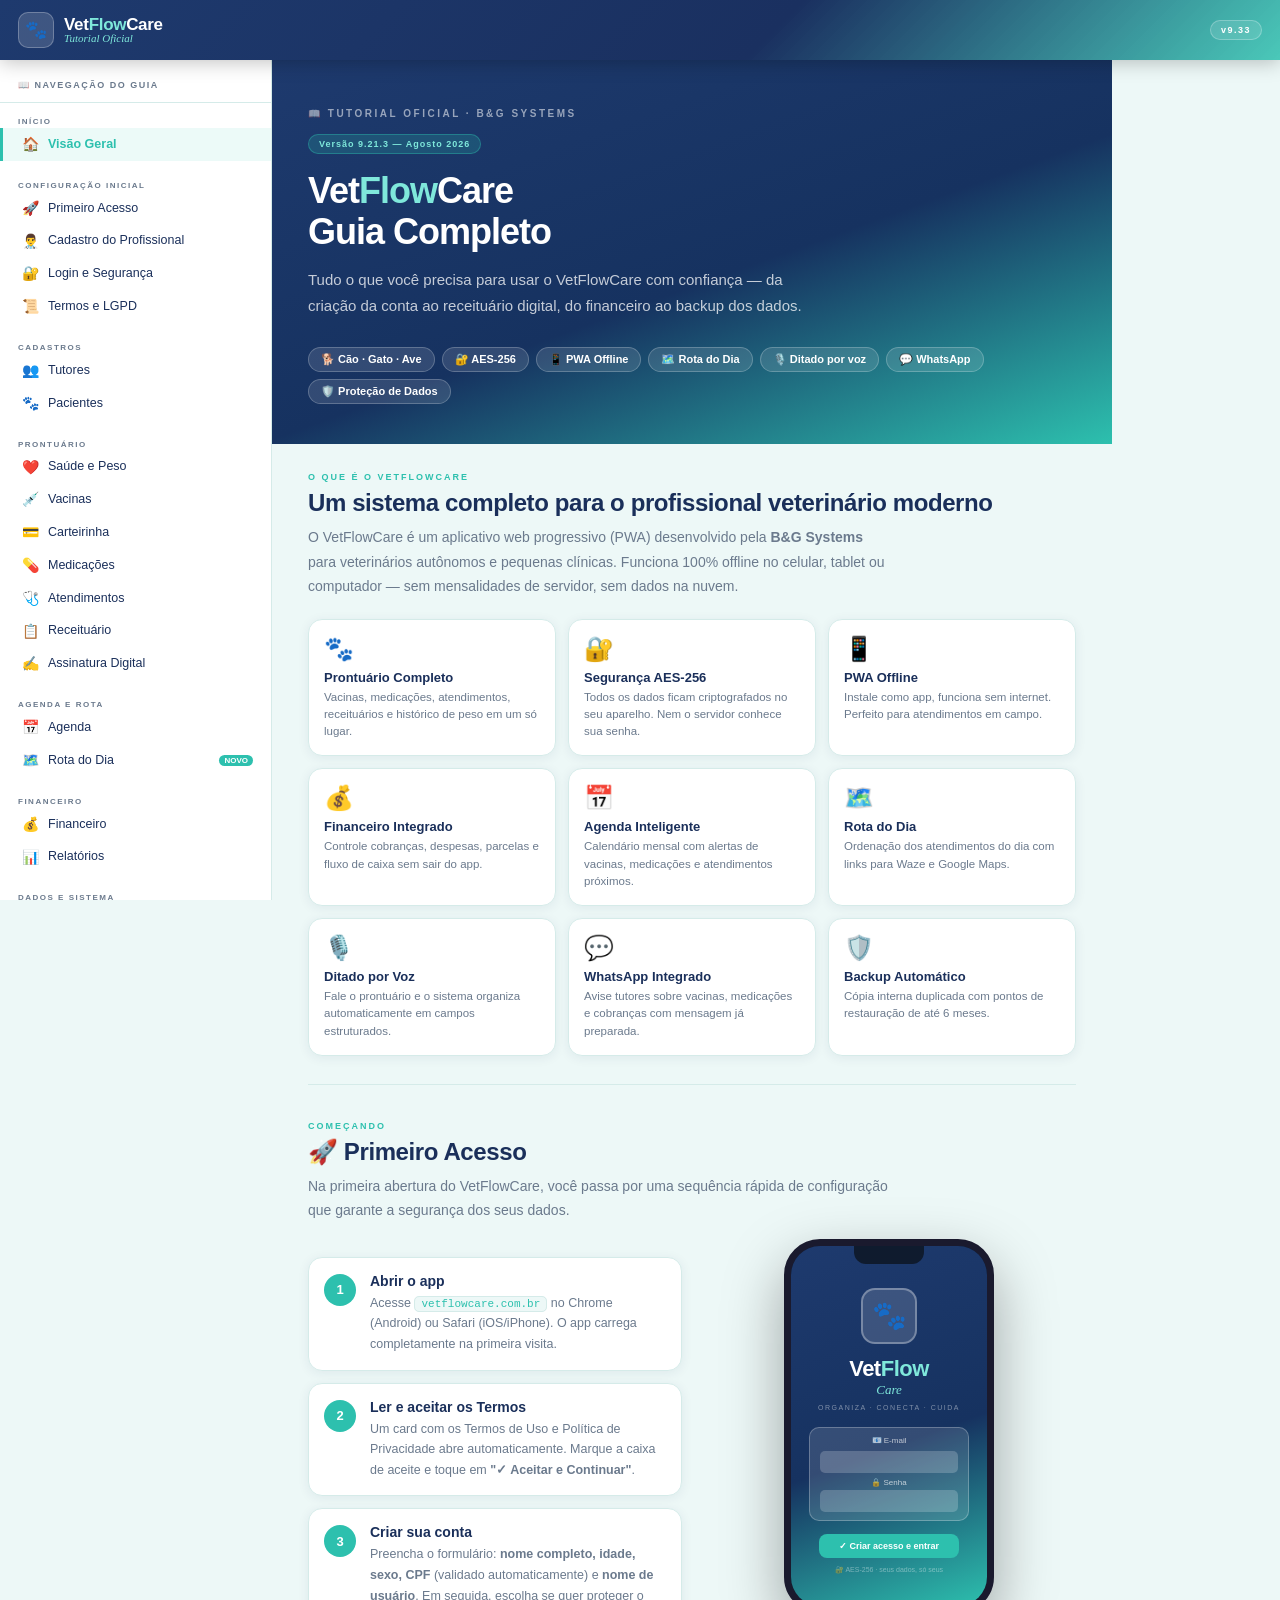
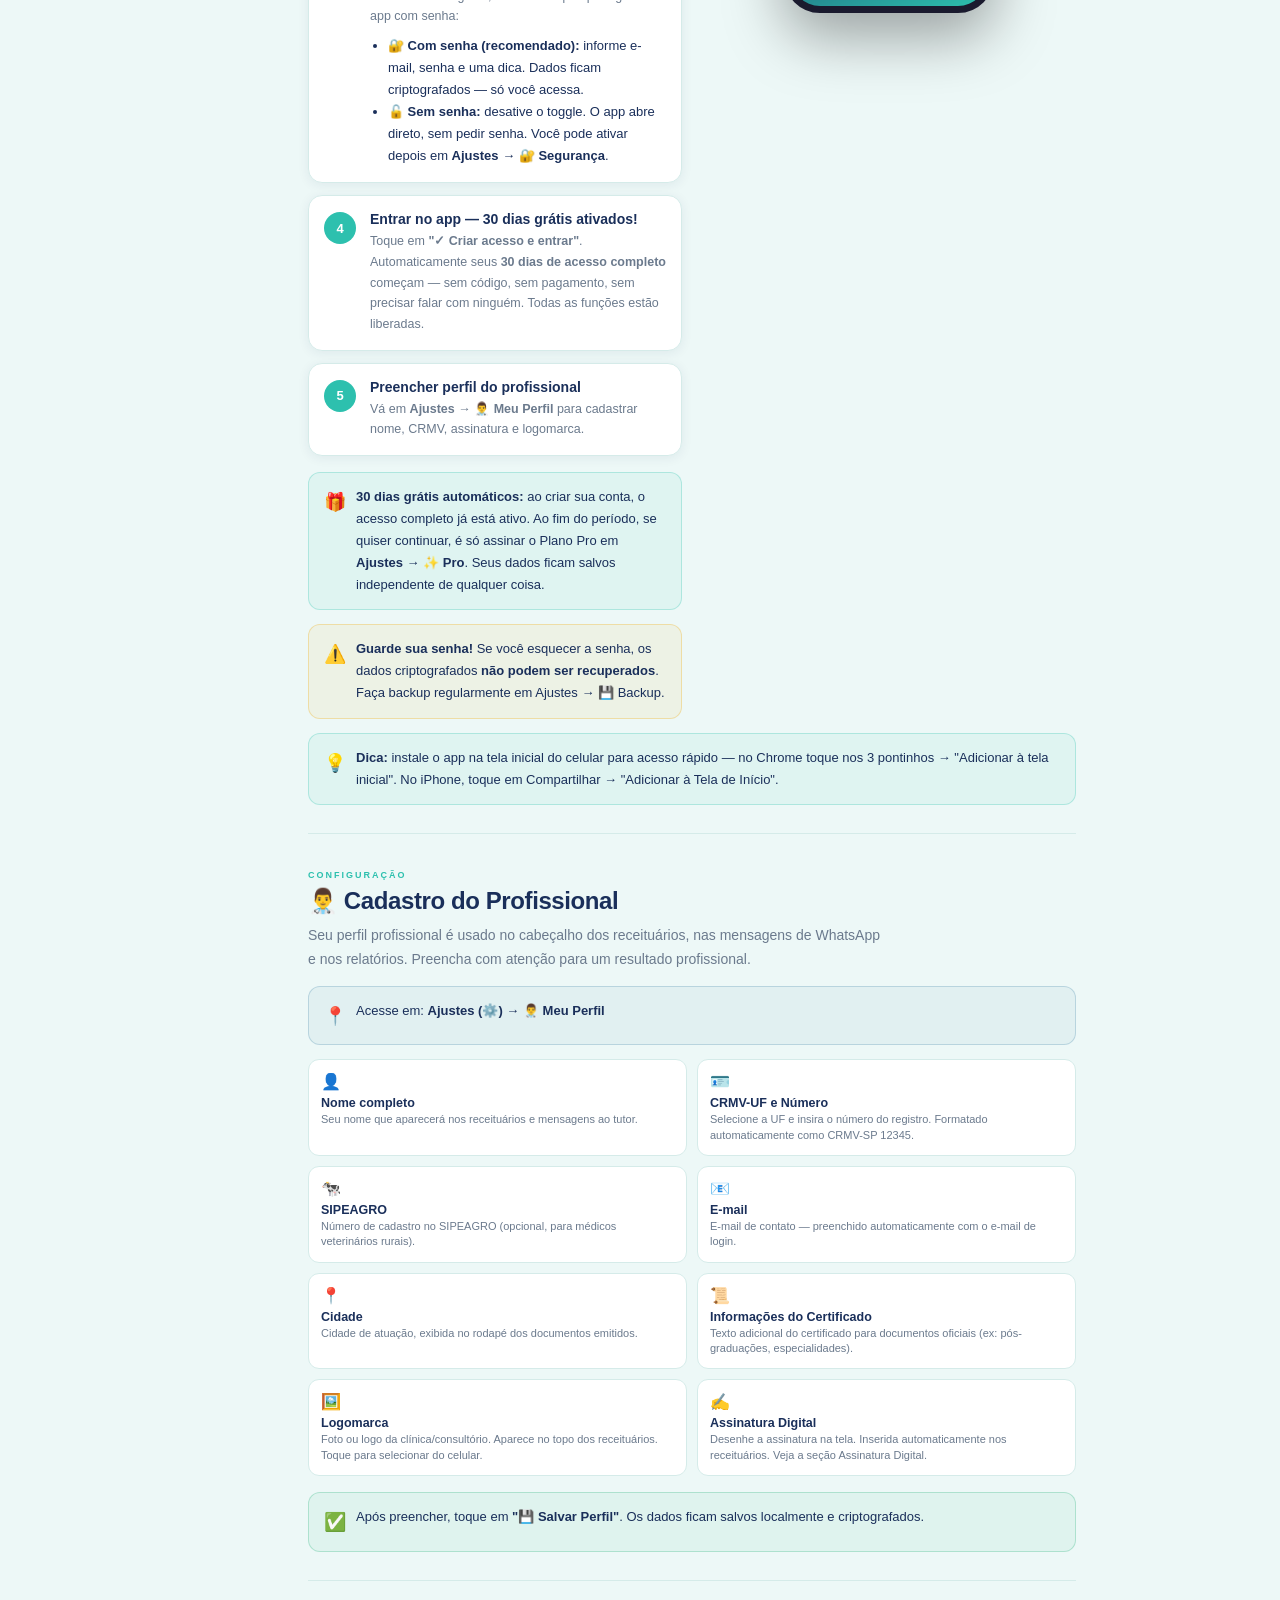
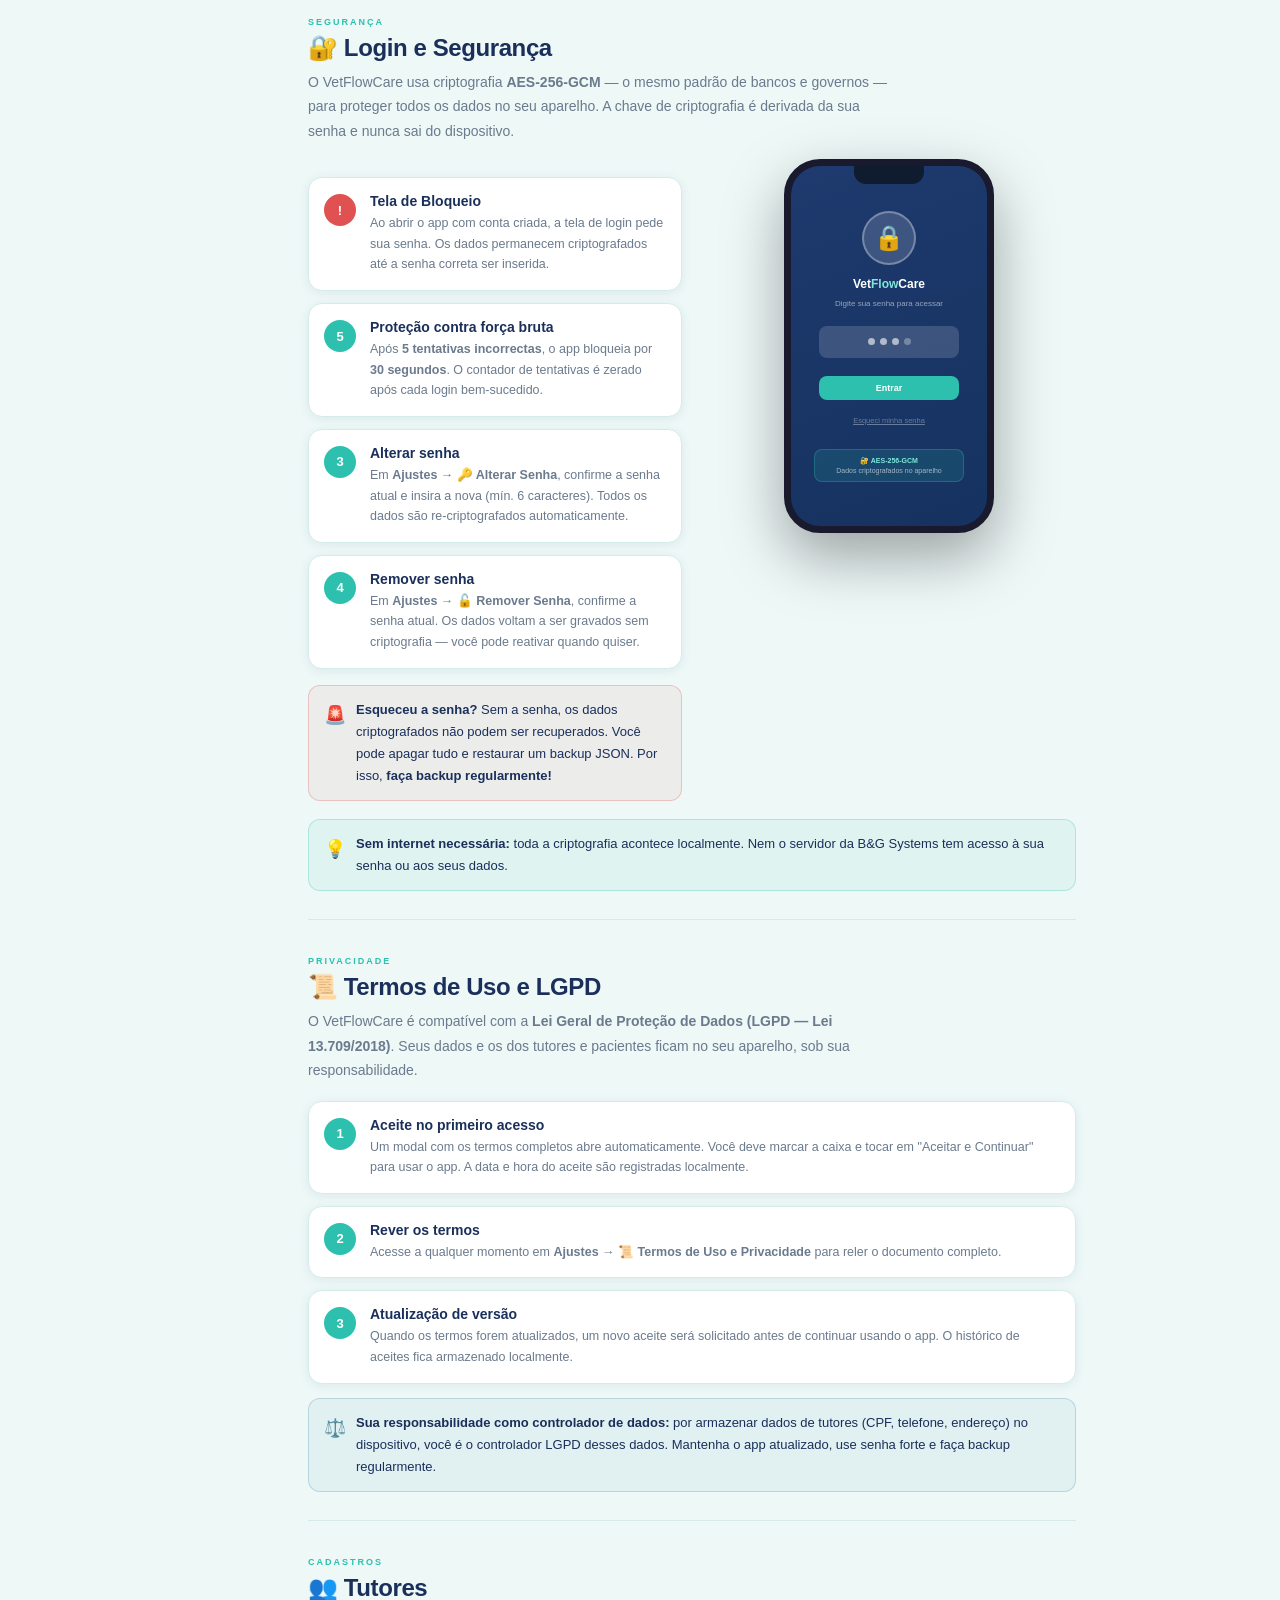
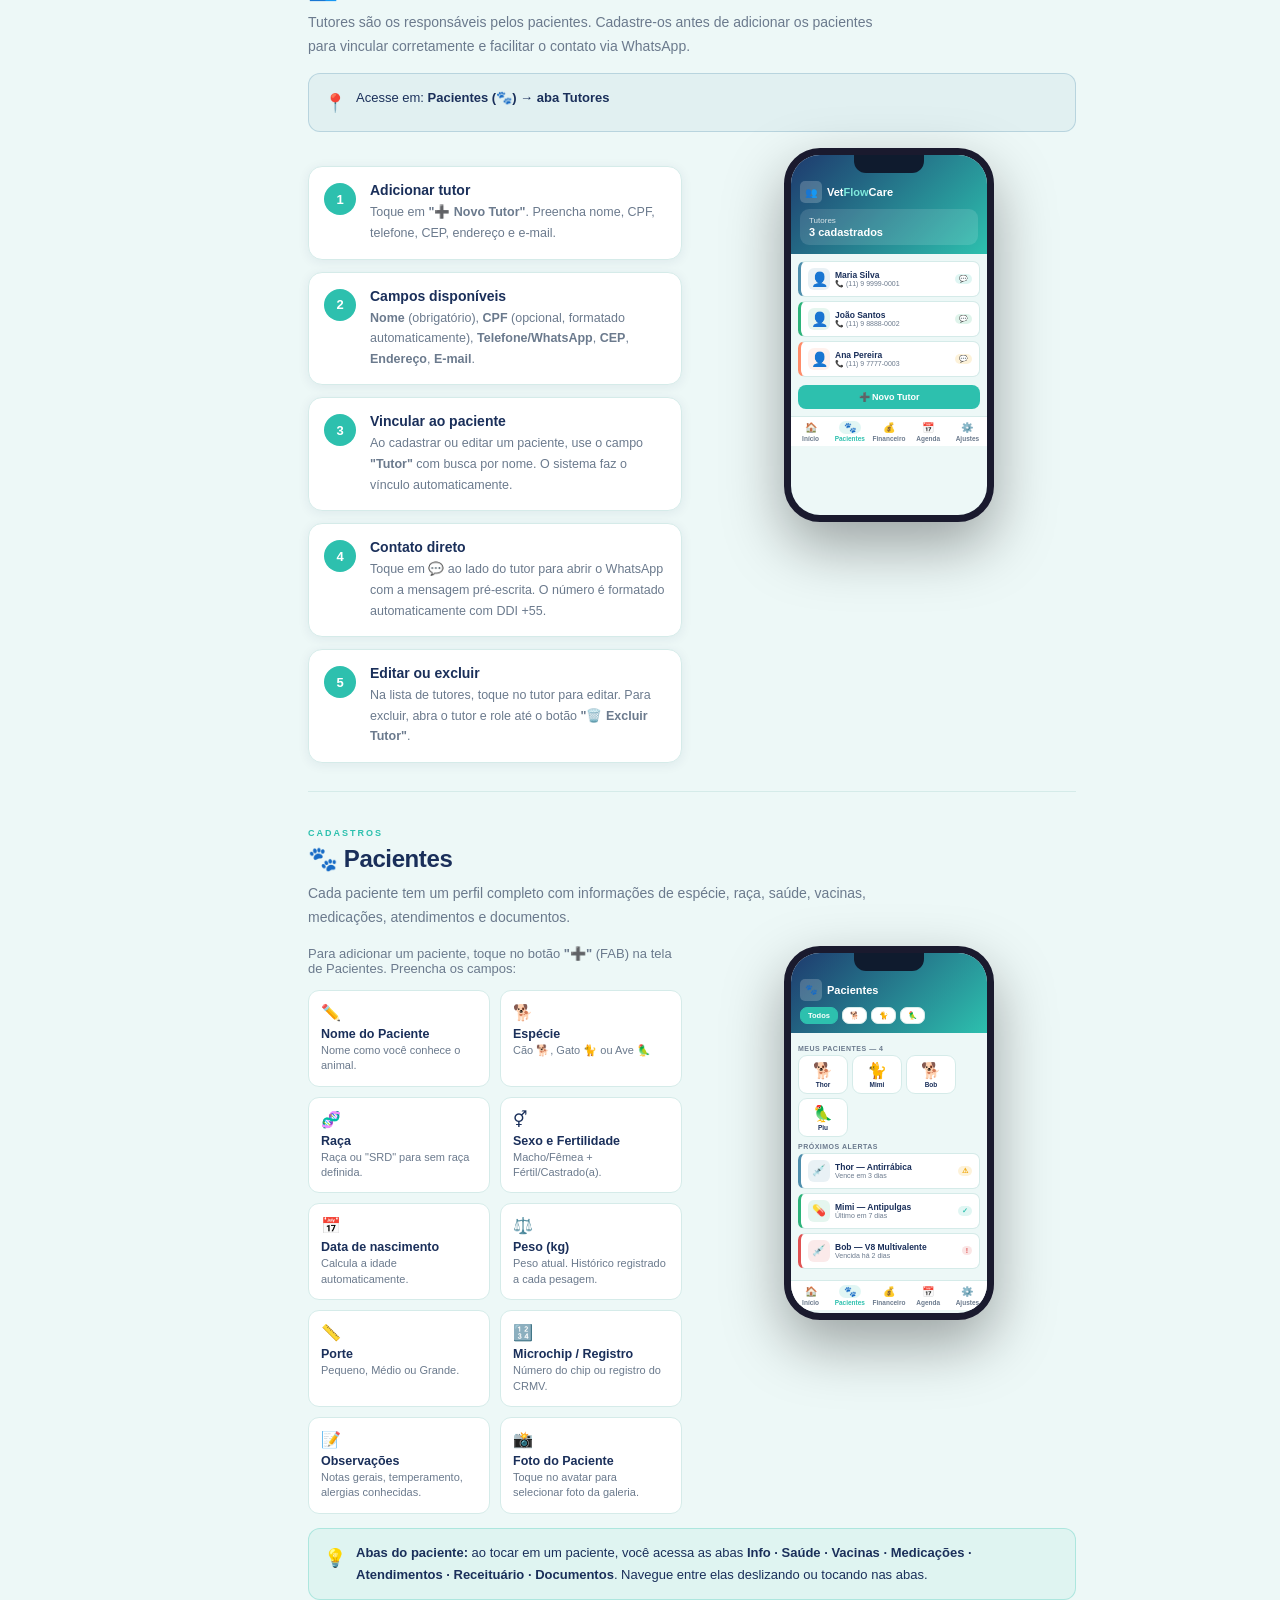
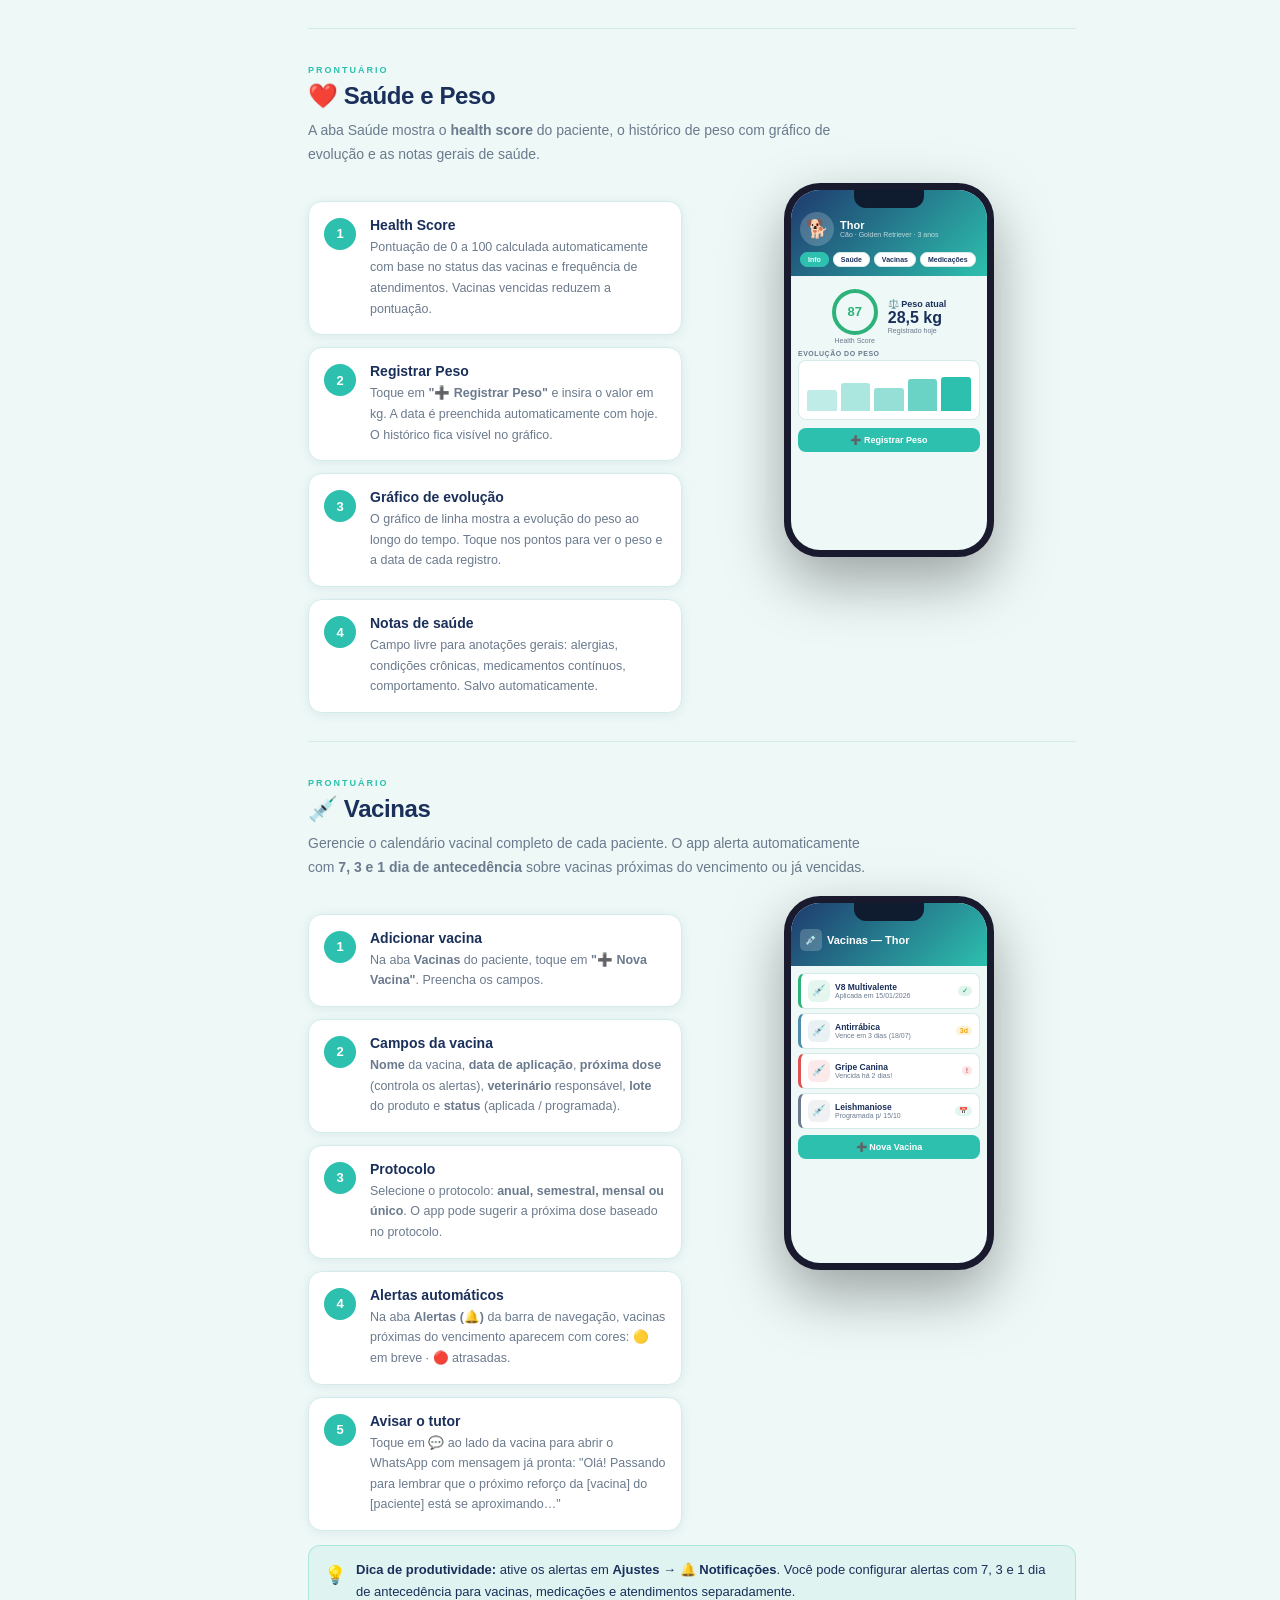
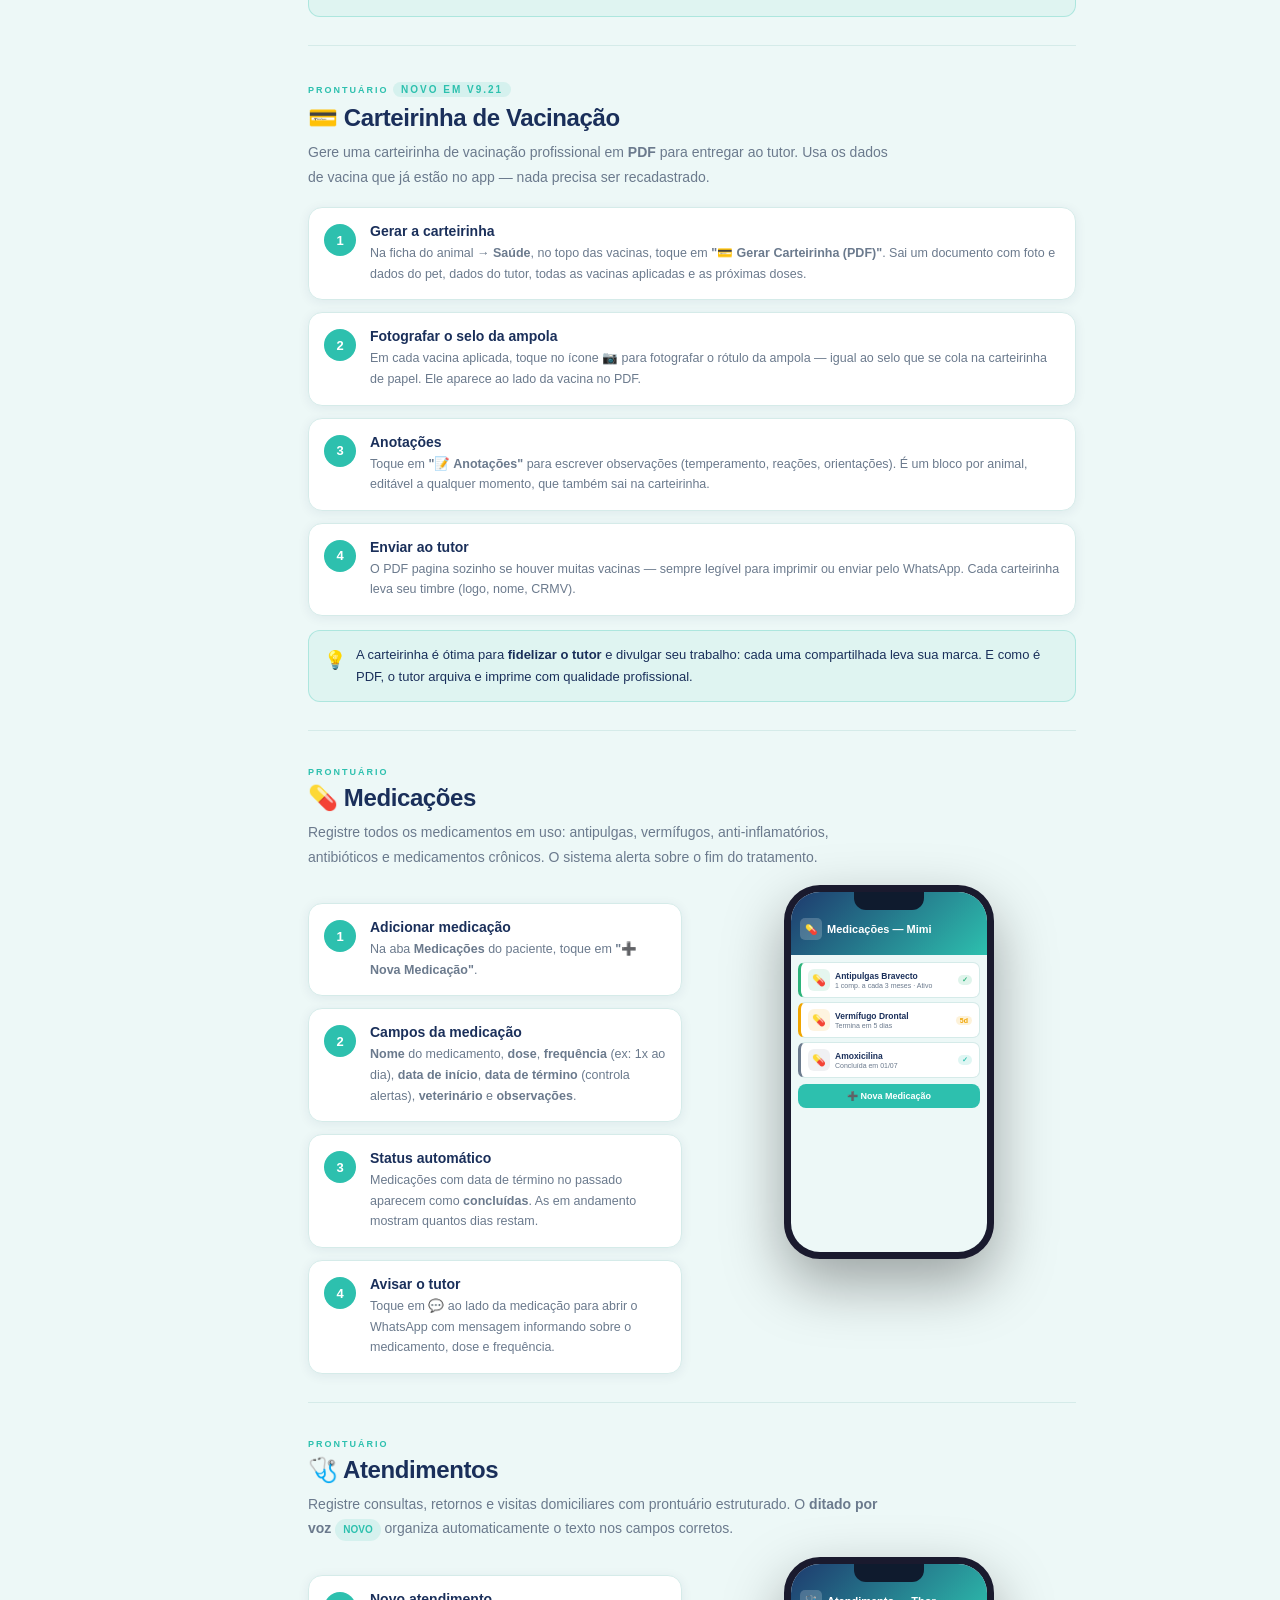
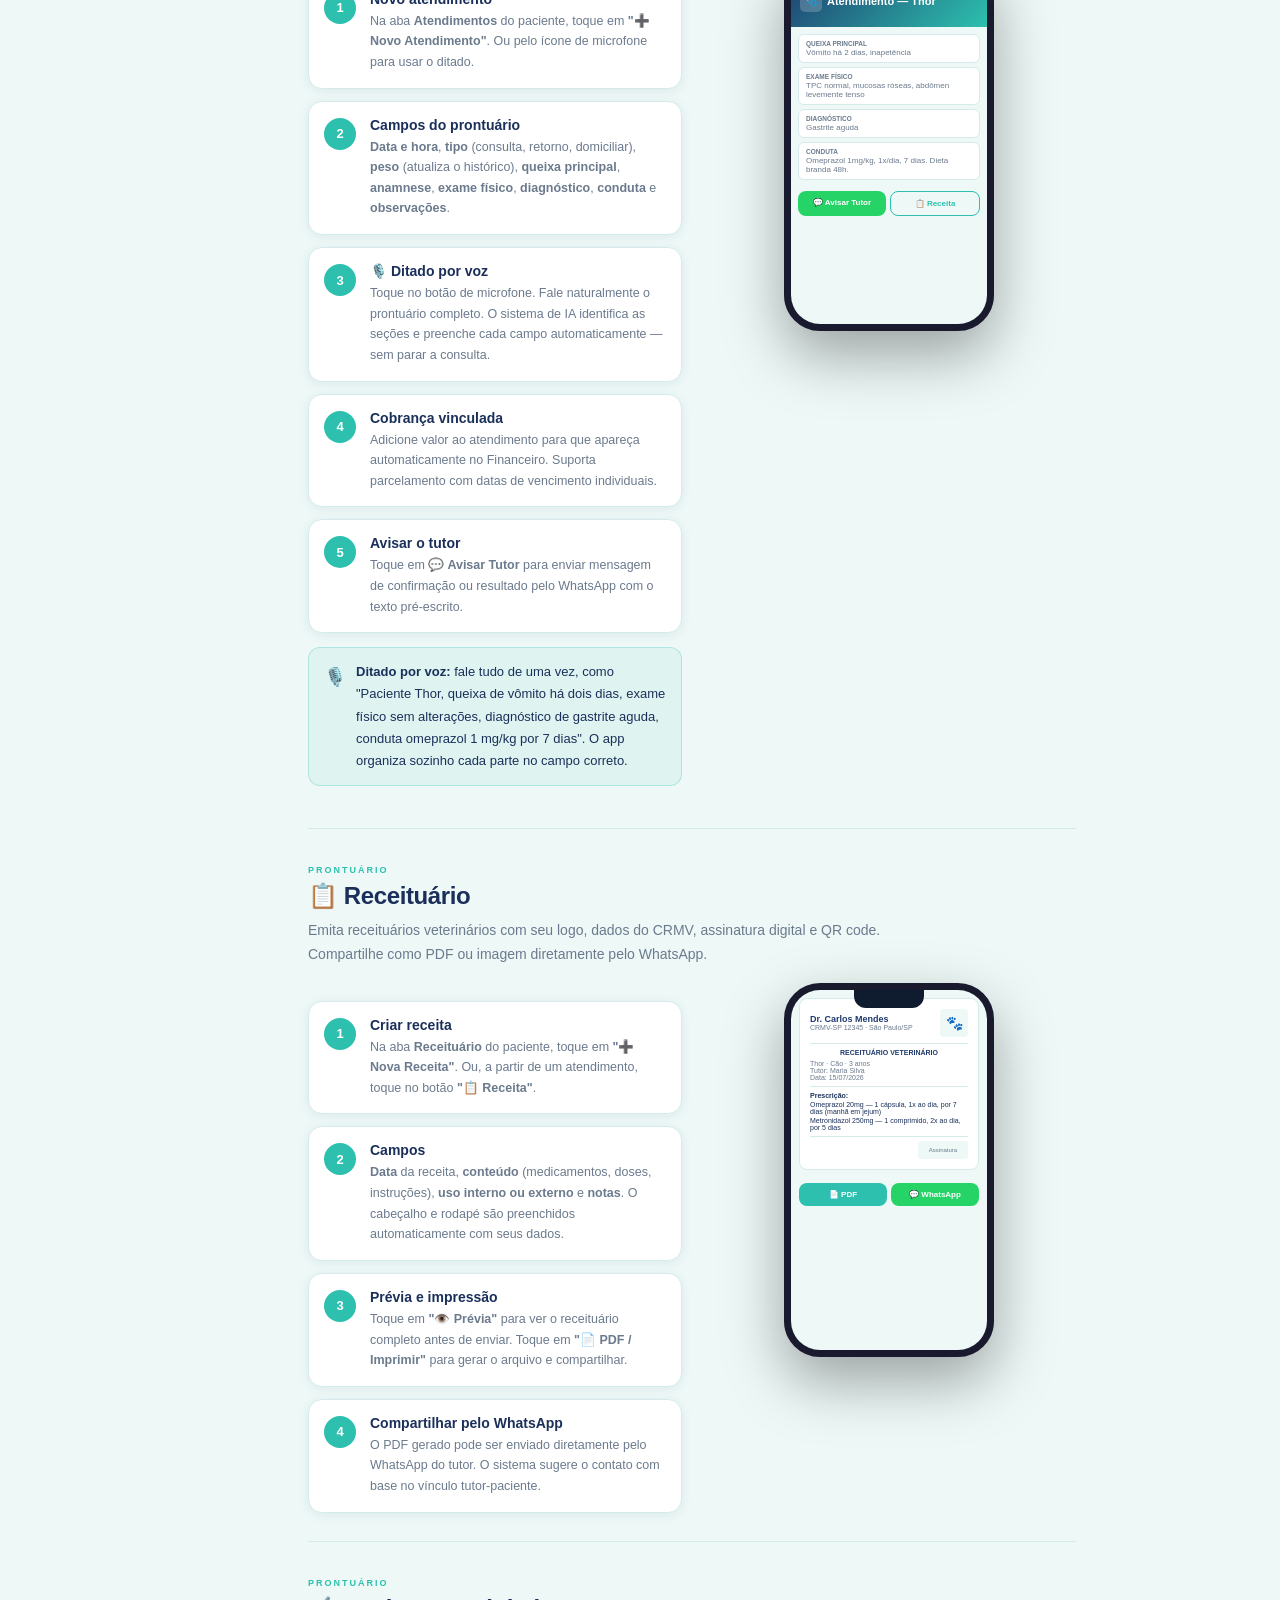
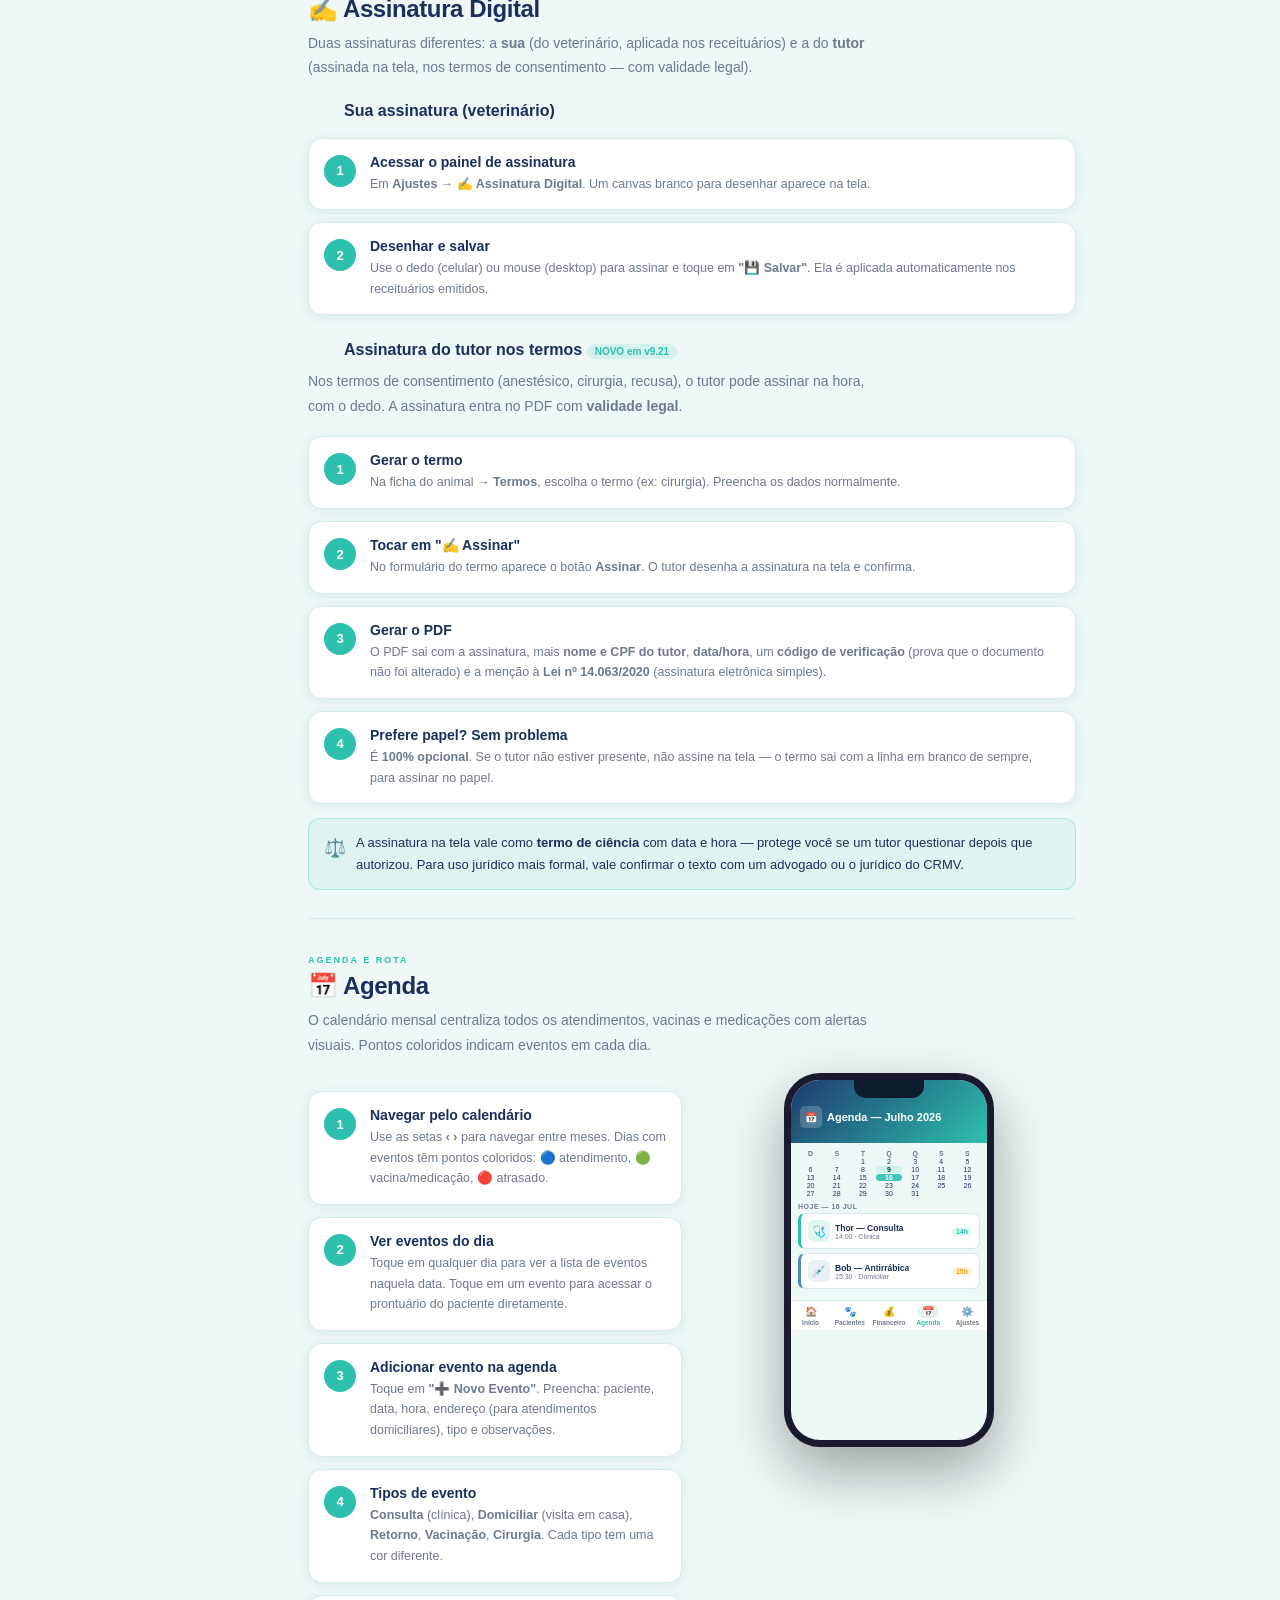
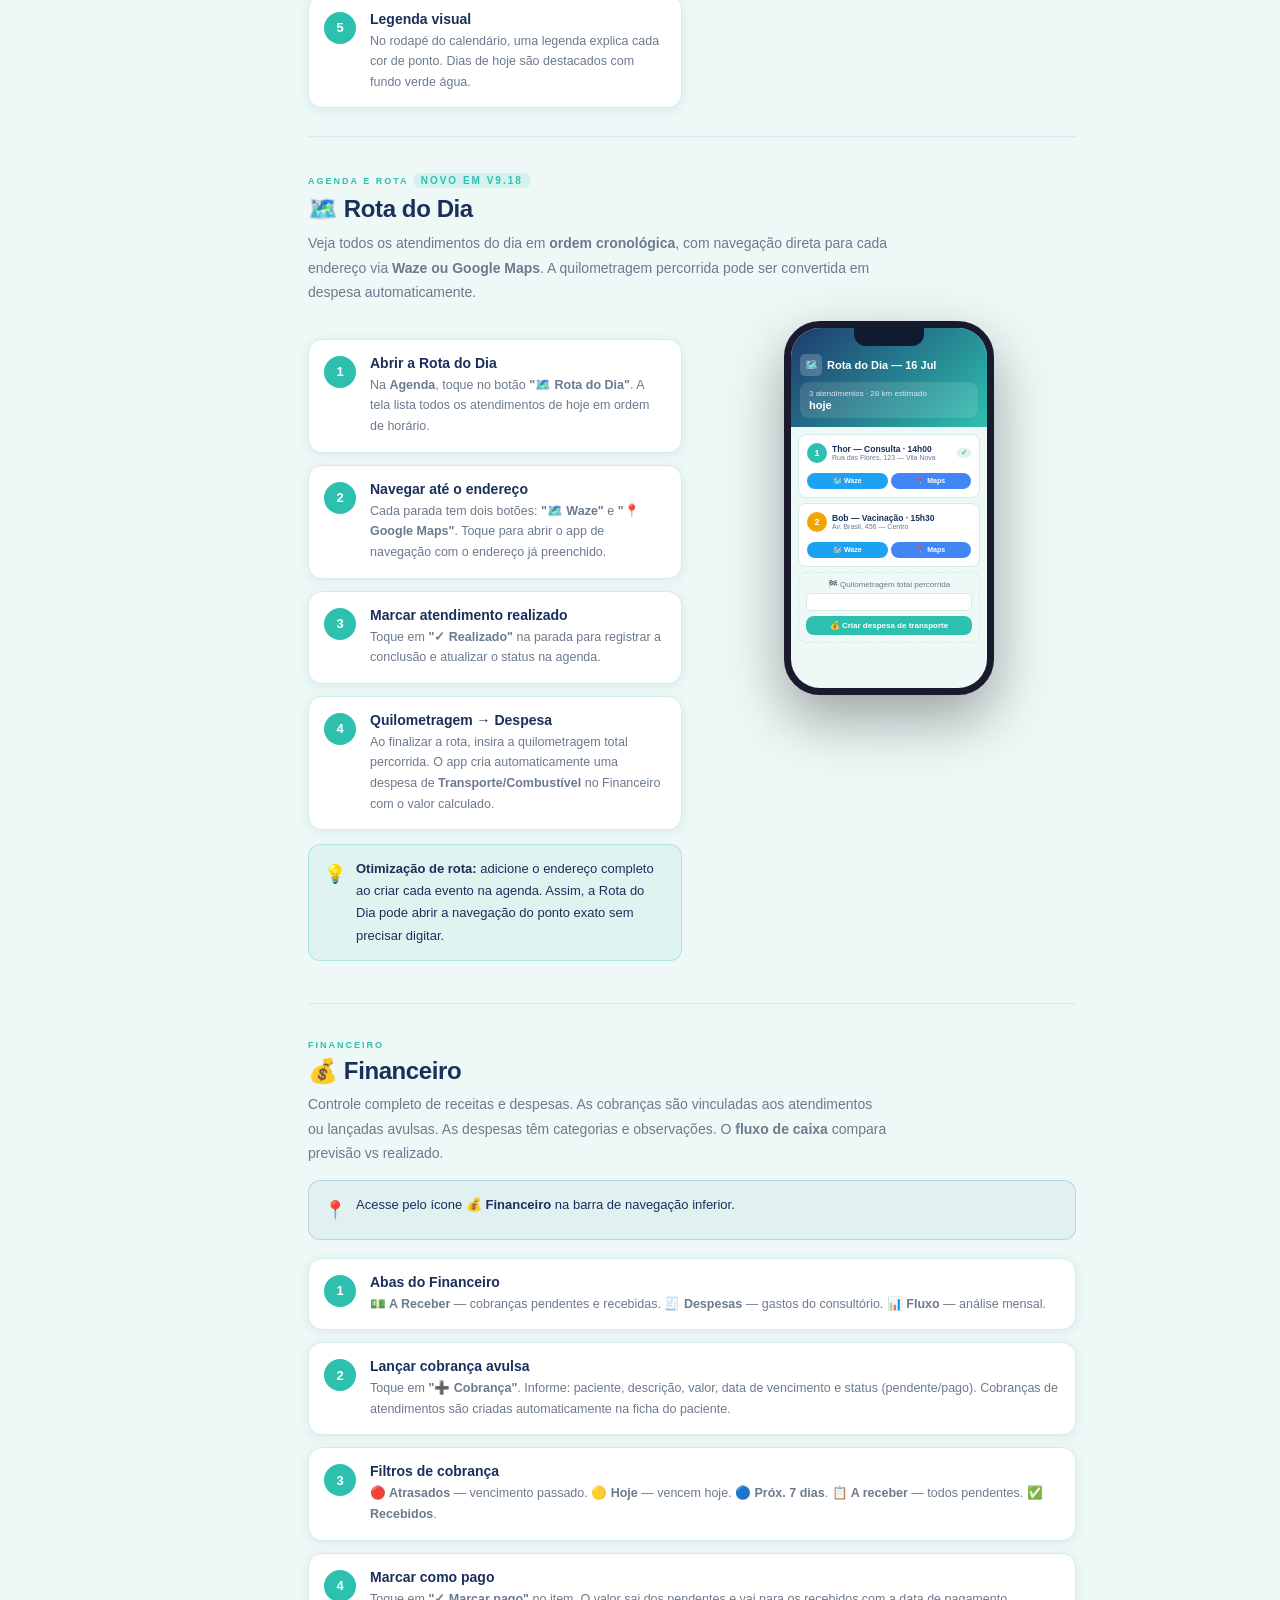
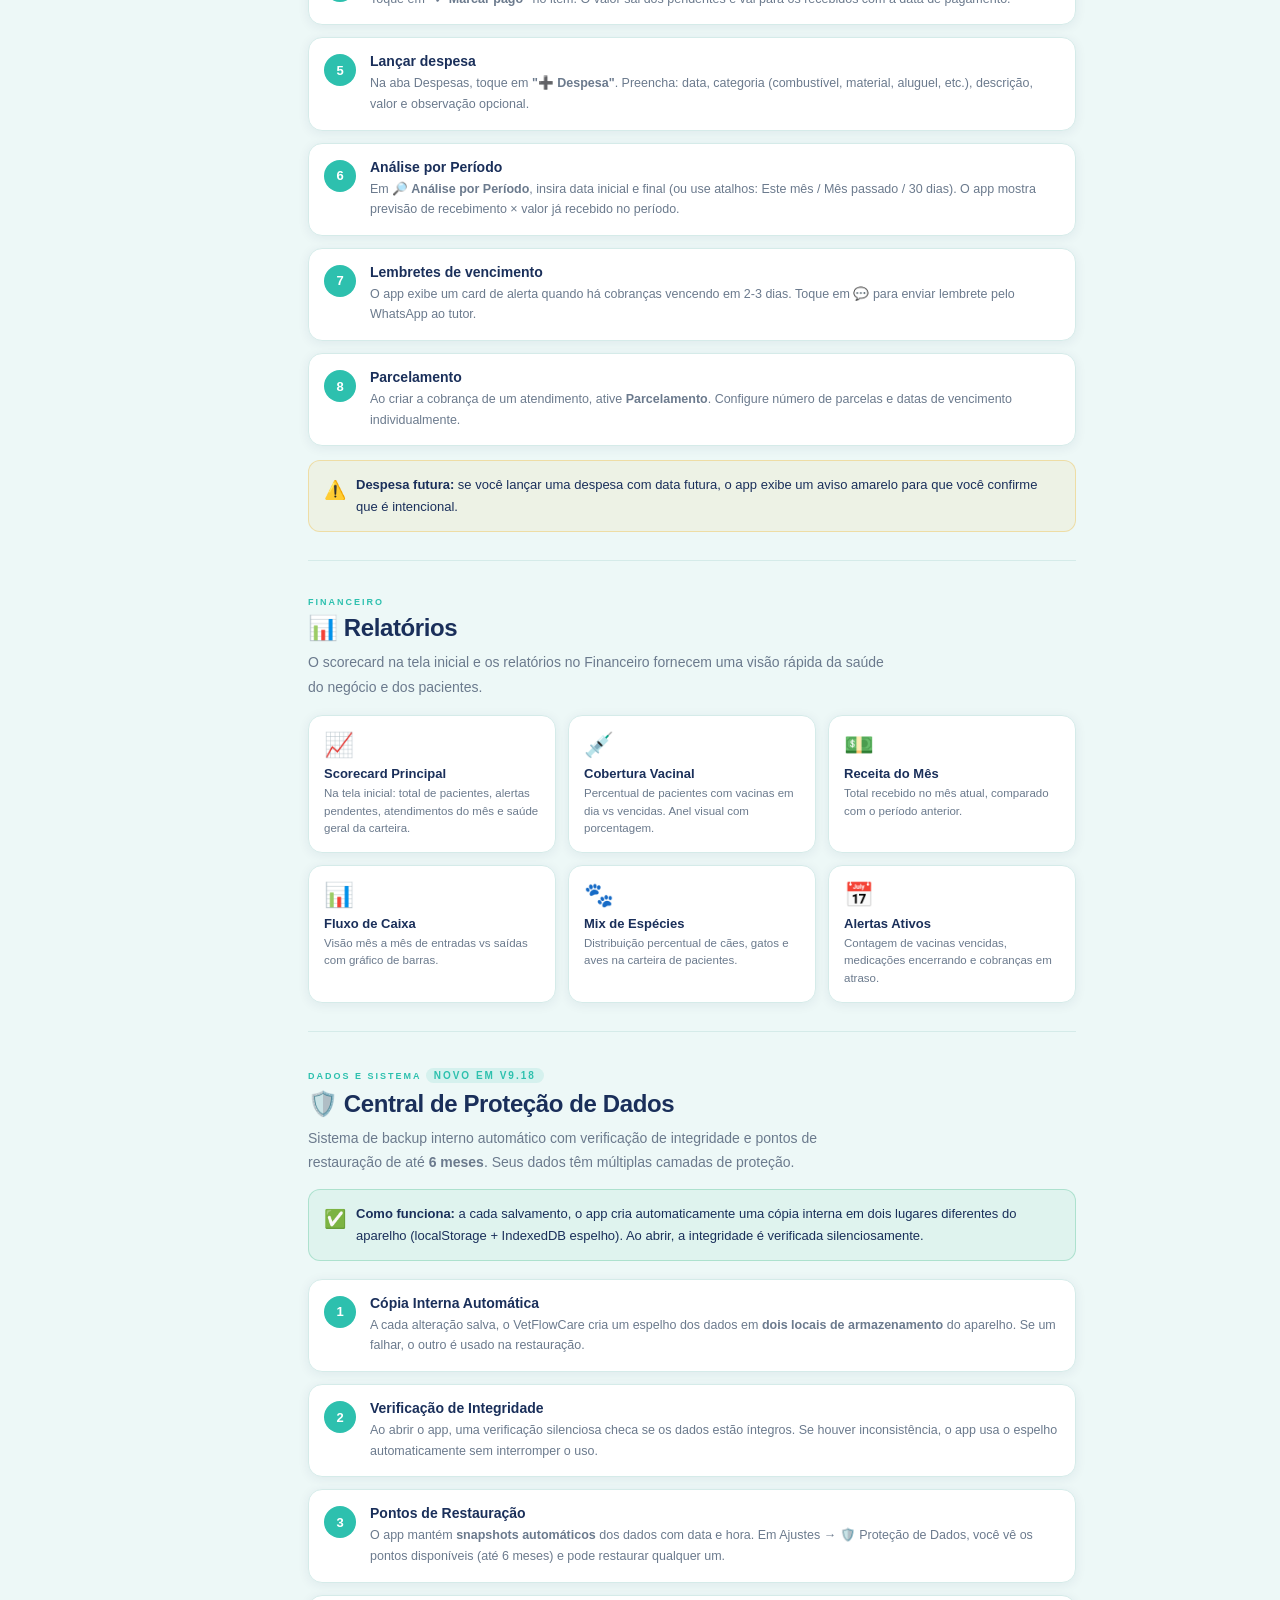
<file: tutorial/index.html>
<!DOCTYPE html>
<html lang="pt-BR">
<head>
<meta charset="UTF-8">
<meta name="viewport" content="width=device-width, initial-scale=1.0">
<meta name="description" content="Tutorial Oficial VetFlowCare Pro — Guia completo de uso do sistema de gestão veterinária">
<title>📖 Tutorial Oficial — VetFlowCare Pro</title>
<style>
:root{
  --pri:#2DC0AE;--dark:#1E3A6E;--acc:#FF8C69;
  --bg:#EDF8F7;--surf:#FFFFFF;--txt:#1A2F5A;
  --mut:#6B7A8D;--bor:#D5EBE9;--ok:#2DB37A;
  --warn:#F0A500;--err:#E05252;--rx:#7C5CE4;
  --vac:#4E8EAC;--sw:272px;--sh:60px;
  --shadow:0 2px 12px rgba(26,47,90,.07);
}
*,*::before,*::after{box-sizing:border-box;margin:0;padding:0}
html{scroll-behavior:smooth}
body{font-family:-apple-system,'Segoe UI',Inter,Roboto,sans-serif;background:var(--bg);color:var(--txt);min-height:100vh}
a{color:var(--pri);text-decoration:none}

/* ── TOPBAR ── */
.topbar{position:fixed;top:0;left:0;right:0;height:var(--sh);background:linear-gradient(135deg,var(--dark) 0%,#1a3060 60%,rgba(45,192,174,.85) 100%);display:flex;align-items:center;gap:10px;padding:0 18px;z-index:200;box-shadow:0 2px 20px rgba(0,0,0,.25)}
.tb-icon{width:36px;height:36px;border-radius:10px;background:rgba(255,255,255,.15);border:1.5px solid rgba(255,255,255,.25);display:flex;align-items:center;justify-content:center;font-size:18px;flex-shrink:0}
.tb-brand{flex:1;line-height:1}
.tb-name{font-size:17px;font-weight:900;color:#fff;letter-spacing:-.3px}
.tb-name span{color:#7FE8DB}
.tb-sub{font-family:Georgia,serif;font-style:italic;font-size:11px;color:#7FE8DB}
.tb-pill{background:rgba(255,255,255,.12);border:1px solid rgba(255,255,255,.25);color:#fff;font-size:9px;font-weight:800;letter-spacing:1.5px;padding:4px 10px;border-radius:20px}
.tb-toggle{display:none;background:rgba(255,255,255,.12);border:none;color:#fff;width:36px;height:36px;border-radius:10px;font-size:19px;cursor:pointer;align-items:center;justify-content:center}

/* ── LAYOUT ── */
.layout{display:flex;padding-top:var(--sh);min-height:100vh}

/* ── SIDEBAR ── */
.sidebar{position:fixed;top:var(--sh);left:0;bottom:0;width:var(--sw);background:var(--surf);border-right:1px solid var(--bor);overflow-y:auto;z-index:100;transition:transform .25s ease}
.sidebar::-webkit-scrollbar{width:4px}
.sidebar::-webkit-scrollbar-thumb{background:var(--bor);border-radius:2px}
.sb-header{padding:14px 18px 10px;border-bottom:1px solid var(--bor)}
.sb-header span{font-size:9px;font-weight:800;letter-spacing:1.5px;color:var(--mut);text-transform:uppercase}
.nav-group{padding:6px 0}
.nav-glabel{padding:8px 18px 2px;font-size:8px;font-weight:800;letter-spacing:1.5px;color:var(--mut);text-transform:uppercase}
.nav-item{display:flex;align-items:center;gap:9px;padding:8px 18px;font-size:12.5px;font-weight:500;color:var(--txt);cursor:pointer;text-decoration:none;border-left:3px solid transparent;transition:all .15s;line-height:1.2}
.nav-item:hover{background:var(--bg);color:var(--pri)}
.nav-item.active{background:rgba(45,192,174,.09);color:var(--pri);font-weight:700;border-left-color:var(--pri)}
.nav-item .ic{font-size:14px;width:18px;text-align:center;flex-shrink:0}
.nav-new{font-size:8px;font-weight:800;background:var(--pri);color:#fff;border-radius:8px;padding:1px 5px;margin-left:auto;flex-shrink:0}

/* ── MAIN ── */
.main{margin-left:var(--sw);flex:1;min-width:0}
.content{max-width:840px;padding:0 0 80px}

/* ── HERO ── */
.hero{background:linear-gradient(160deg,var(--dark) 0%,#163260 55%,#2DC0AE 100%);padding:48px 36px 40px;color:#fff}
.hero-eye{font-size:10px;font-weight:800;letter-spacing:2.5px;color:rgba(255,255,255,.55);text-transform:uppercase;margin-bottom:14px}
.hero-title{font-size:36px;font-weight:900;letter-spacing:-1px;line-height:1.15;margin-bottom:14px}
.hero-title .acc{color:#7FE8DB}
.hero-desc{font-size:15px;color:rgba(255,255,255,.75);line-height:1.75;max-width:500px;margin-bottom:28px}
.hero-chips{display:flex;flex-wrap:wrap;gap:7px}
.hero-chip{background:rgba(255,255,255,.12);border:1px solid rgba(255,255,255,.22);color:#fff;font-size:11px;font-weight:600;padding:5px 12px;border-radius:20px}
.hero-ver{background:rgba(45,192,174,.2);border:1px solid rgba(45,192,174,.4);color:#7FE8DB;font-size:9px;font-weight:800;letter-spacing:1px;padding:4px 10px;border-radius:20px;display:inline-block;margin-bottom:16px}

/* ── SECTION ── */
.section{padding:36px 36px 0;margin-bottom:4px}
.sec-tag{font-size:9px;font-weight:800;letter-spacing:2px;color:var(--pri);text-transform:uppercase;margin-bottom:7px}
.sec-title{font-size:24px;font-weight:900;color:var(--txt);letter-spacing:-.4px;line-height:1.2;margin-bottom:7px}
.sec-desc{font-size:14px;color:var(--mut);line-height:1.75;max-width:580px}
.sec-divider{border:none;border-top:1.5px solid var(--bor);margin:28px 0 20px}

/* ── STEPS ── */
.steps{display:flex;flex-direction:column;gap:12px;margin-top:18px}
.step{display:flex;gap:14px;align-items:flex-start;background:var(--surf);border:1px solid var(--bor);border-radius:14px;padding:15px;box-shadow:var(--shadow)}
.step-n{width:32px;height:32px;border-radius:50%;background:var(--pri);color:#fff;font-size:13px;font-weight:900;display:flex;align-items:center;justify-content:center;flex-shrink:0;margin-top:1px}
.step h4{font-size:14px;font-weight:700;margin-bottom:4px}
.step p{font-size:12.5px;color:var(--mut);line-height:1.65}
.step code{background:var(--bg);border:1px solid var(--bor);border-radius:5px;padding:1px 6px;font-family:monospace;font-size:11px;color:var(--pri)}

/* ── INFO BOXES ── */
.box{border-radius:12px;padding:13px 15px;margin:14px 0;font-size:13px;line-height:1.7;display:flex;gap:10px;align-items:flex-start}
.box .bico{font-size:18px;flex-shrink:0;margin-top:1px}
.box b{color:var(--txt)}
.box.tip{background:rgba(45,192,174,.07);border:1.5px solid rgba(45,192,174,.28)}
.box.warn{background:rgba(240,165,0,.07);border:1.5px solid rgba(240,165,0,.28)}
.box.danger{background:rgba(224,82,82,.07);border:1.5px solid rgba(224,82,82,.28)}
.box.info{background:rgba(78,142,172,.07);border:1.5px solid rgba(78,142,172,.28)}
.box.ok{background:rgba(45,179,122,.07);border:1.5px solid rgba(45,179,122,.28)}

/* ── CARDS GRID ── */
.cgrid{display:grid;grid-template-columns:repeat(auto-fill,minmax(190px,1fr));gap:12px;margin-top:16px}
.ccard{background:var(--surf);border:1px solid var(--bor);border-radius:14px;padding:15px;box-shadow:var(--shadow)}
.ccard .ci{font-size:24px;margin-bottom:7px}
.ccard h4{font-size:13px;font-weight:700;margin-bottom:4px}
.ccard p{font-size:11.5px;color:var(--mut);line-height:1.5}

/* ── PHONE MOCKUP ── */
.mock-wrap{display:flex;justify-content:center;margin:20px 0}
.phone{width:210px;background:#0F1B2E;border-radius:36px;border:7px solid #1a1a2e;box-shadow:0 24px 60px rgba(0,0,0,.35),0 0 0 1px rgba(255,255,255,.06);overflow:hidden;position:relative;flex-shrink:0}
.phone::before{content:'';position:absolute;top:0;left:50%;transform:translateX(-50%);width:70px;height:18px;background:#0F1B2E;border-radius:0 0 12px 12px;z-index:10}
.pscreen{background:var(--bg);min-height:360px;overflow:hidden}

/* ── MINI UI COMPONENTS ── */
.mhdr{background:linear-gradient(135deg,var(--dark),#2DC0AE);padding:26px 9px 9px;color:#fff}
.mhdr-row{display:flex;align-items:center;gap:5px;margin-bottom:6px}
.mhdr-logo{width:22px;height:22px;background:rgba(255,255,255,.2);border-radius:5px;display:flex;align-items:center;justify-content:center;font-size:10px}
.mhdr-brand{font-size:11px;font-weight:900;color:#fff}
.mhdr-brand s{color:#7FE8DB;text-decoration:none}
.msc{background:rgba(255,255,255,.12);border-radius:9px;padding:7px 9px;font-size:8px;color:rgba(255,255,255,.8)}
.msc b{font-size:11px;color:#fff;display:block;margin-top:1px}
.mpane{padding:7px}
.mlabel{font-size:7px;font-weight:800;letter-spacing:.5px;color:var(--mut);text-transform:uppercase;margin:5px 0 3px}
.mrow{display:flex;gap:4px;margin-bottom:5px;flex-wrap:wrap}
.mchip{background:var(--surf);border:1px solid var(--bor);border-radius:7px;padding:3px 7px;font-size:7.5px;font-weight:600;color:var(--txt)}
.mchip.on{background:var(--pri);color:#fff;border-color:var(--pri)}
.mpet{flex:0 0 50px;background:var(--surf);border:1.5px solid var(--bor);border-radius:9px;padding:5px 3px;text-align:center}
.mpet .me{font-size:16px}
.mpet .mn{font-size:6.5px;font-weight:700;margin-top:1px;white-space:nowrap;overflow:hidden;text-overflow:ellipsis}
.mitem{background:var(--surf);border:1px solid var(--bor);border-left:3px solid var(--pri);border-radius:7px;padding:6px 7px;margin-bottom:4px;display:flex;align-items:center;gap:5px}
.mitem.vac{border-left-color:var(--vac)}
.mitem.med{border-left-color:var(--ok)}
.mitem.err{border-left-color:var(--err)}
.mitem.warn{border-left-color:var(--warn)}
.mdot{width:22px;height:22px;border-radius:6px;display:flex;align-items:center;justify-content:center;font-size:11px;flex-shrink:0}
.mt1{font-size:8.5px;font-weight:600;line-height:1.2}
.mt2{font-size:7px;color:var(--mut)}
.mbadge{font-size:7px;font-weight:800;border-radius:7px;padding:1px 4px;margin-left:auto;flex-shrink:0}
.mbadge.ok{background:rgba(45,179,122,.15);color:var(--ok)}
.mbadge.warn{background:rgba(240,165,0,.15);color:var(--warn)}
.mbadge.err{background:rgba(224,82,82,.15);color:var(--err)}
.mbadge.pri{background:rgba(45,192,174,.15);color:var(--pri)}
.mnav{background:var(--surf);border-top:1px solid var(--bor);display:flex;padding:4px 0}
.mnbtn{flex:1;display:flex;flex-direction:column;align-items:center;gap:1px;font-size:6.5px;font-weight:600;color:var(--mut)}
.mnbtn .ni{width:22px;height:13px;border-radius:7px;display:flex;align-items:center;justify-content:center;font-size:10px}
.mnbtn.on{color:var(--pri)}
.mnbtn.on .ni{background:rgba(45,192,174,.14)}
.mff{background:var(--surf);border:1.5px solid var(--bor);border-radius:6px;padding:5px 7px;margin-bottom:4px;font-size:8px;color:var(--mut)}
.mfl{font-size:6.5px;font-weight:800;color:var(--mut);text-transform:uppercase;margin-bottom:1px}
.mbtn{background:var(--pri);color:#fff;border-radius:8px;padding:7px;text-align:center;font-size:9px;font-weight:800;margin-top:5px}
.mbtn.danger{background:var(--err)}
.mbtn.outline{background:transparent;border:1.5px solid var(--pri);color:var(--pri)}
.mbtn.ok{background:var(--ok)}
.msplash{background:linear-gradient(160deg,var(--dark) 0%,#163260 55%,#2DC0AE 100%);display:flex;flex-direction:column;align-items:center;justify-content:center;padding:30px 12px 20px;min-height:360px;text-align:center}
.msplash .mwm{font-size:22px;font-weight:900;color:#fff;letter-spacing:-.5px}
.msplash .mwm span{color:#7FE8DB}
.msplash .mcare{font-family:Georgia,serif;font-style:italic;font-size:13px;color:#7FE8DB;margin-bottom:6px}
.msplash .mtag{font-size:7px;letter-spacing:1.5px;color:rgba(255,255,255,.45);margin-bottom:16px}
.msplash .mbig{width:56px;height:56px;border-radius:14px;background:rgba(255,255,255,.15);border:2px solid rgba(255,255,255,.3);display:flex;align-items:center;justify-content:center;font-size:28px;margin-bottom:12px}
.mlock{background:linear-gradient(160deg,var(--dark),#163260);display:flex;flex-direction:column;align-items:center;justify-content:center;padding:30px 12px;min-height:360px;text-align:center;gap:8px}

/* ── FAQ ── */
.faq-list{display:flex;flex-direction:column;gap:7px;margin-top:14px}
.faq-item{background:var(--surf);border:1px solid var(--bor);border-radius:12px;overflow:hidden}
.faq-q{display:flex;justify-content:space-between;align-items:center;padding:14px 16px;cursor:pointer;user-select:none;font-size:13.5px;font-weight:600;gap:10px}
.faq-q .arr{font-size:11px;color:var(--mut);transition:transform .2s;flex-shrink:0}
.faq-item.open .arr{transform:rotate(180deg)}
.faq-a{max-height:0;overflow:hidden;transition:max-height .28s ease}
.faq-ai{padding:0 16px 14px;border-top:1px solid var(--bor);padding-top:11px;font-size:13px;color:var(--mut);line-height:1.7}
.faq-item.open .faq-a{max-height:400px}

/* ── SHORTCUT TABLE ── */
.shtable{width:100%;border-collapse:collapse;margin-top:10px;font-size:13px}
.shtable th{text-align:left;padding:9px 12px;font-size:9px;font-weight:800;letter-spacing:1px;color:var(--mut);text-transform:uppercase;border-bottom:2px solid var(--bor)}
.shtable td{padding:9px 12px;border-bottom:1px solid var(--bor)}
.shtable tr:last-child td{border-bottom:none}
.shtable tr:hover td{background:var(--bg)}
kbd{background:var(--bg);border:1px solid var(--bor);border-radius:5px;padding:2px 7px;font-family:monospace;font-size:11px;color:var(--txt);box-shadow:0 1px 3px rgba(0,0,0,.08)}

/* ── CHECKLIST ── */
.ck{list-style:none;display:flex;flex-direction:column;gap:5px;margin-top:10px}
.ck li{display:flex;align-items:flex-start;gap:9px;font-size:13px;line-height:1.5}
.ck li::before{content:'✓';width:19px;height:19px;border-radius:50%;background:rgba(45,192,174,.12);color:var(--pri);font-size:10px;font-weight:900;display:flex;align-items:center;justify-content:center;flex-shrink:0;margin-top:1px}

/* ── FIELD GRID ── */
.fgrid{display:grid;grid-template-columns:1fr 1fr;gap:10px;margin-top:12px}
.fgrid-item{background:var(--surf);border:1px solid var(--bor);border-radius:11px;padding:12px}
.fgrid-item .fi{font-size:16px;margin-bottom:5px}
.fgrid-item h5{font-size:12.5px;font-weight:700;margin-bottom:2px}
.fgrid-item p{font-size:11px;color:var(--mut);line-height:1.4}

/* ── TWO-COL ── */
.twocol{display:grid;grid-template-columns:1fr 1fr;gap:20px;margin-top:16px;align-items:start}

/* ── BADGE ── */
.badge{display:inline-flex;align-items:center;gap:3px;font-size:10px;font-weight:700;border-radius:20px;padding:2px 8px}
.badge.new{background:rgba(45,192,174,.12);color:var(--pri)}
.badge.pro{background:rgba(124,92,228,.12);color:var(--rx)}
.badge.hot{background:rgba(255,140,105,.12);color:var(--acc)}

/* ── OVERLAY ── */
.sb-overlay{display:none;position:fixed;inset:0;background:rgba(0,0,0,.45);z-index:99}

/* ── SCROLL TOP ── */
.scroll-top{position:fixed;bottom:22px;right:20px;width:42px;height:42px;border-radius:50%;background:var(--dark);color:var(--pri);font-size:18px;border:none;cursor:pointer;box-shadow:0 4px 16px rgba(0,0,0,.2);display:flex;align-items:center;justify-content:center;opacity:0;pointer-events:none;transition:opacity .2s,transform .2s;z-index:50}
.scroll-top.show{opacity:1;pointer-events:all}
.scroll-top:hover{transform:translateY(-2px)}

/* ── ANIM ── */
@keyframes fadeUp{from{opacity:0;transform:translateY(14px)}to{opacity:1;transform:translateY(0)}}
.section{animation:fadeUp .35s ease both}

/* ── RESPONSIVE ── */
@media(max-width:820px){
  .tb-toggle{display:flex}
  .sidebar{transform:translateX(-100%)}
  .sidebar.open{transform:translateX(0);box-shadow:4px 0 30px rgba(0,0,0,.2)}
  .sb-overlay.show{display:block}
  .main{margin-left:0}
  .content{max-width:100%}
  .section{padding:24px 18px 0}
  .hero{padding:36px 18px 28px}
  .hero-title{font-size:26px}
  .twocol{grid-template-columns:1fr}
  .fgrid{grid-template-columns:1fr}
  .cgrid{grid-template-columns:1fr 1fr}
}
@media(max-width:480px){
  .cgrid{grid-template-columns:1fr}
  .hero-title{font-size:22px}
}
@media(prefers-reduced-motion:reduce){.section{animation:none}}
</style>
</head>
<body>
<!-- TOPBAR -->
<div class="topbar">
  <div class="tb-icon">🐾</div>
  <div class="tb-brand">
    <div class="tb-name">Vet<span>Flow</span>Care</div>
    <div class="tb-sub">Tutorial Oficial</div>
  </div>
  <div class="tb-pill">v9.33</div>
  <button class="tb-toggle" id="menuBtn" onclick="toggleSidebar()" aria-label="Menu">☰</button>
</div>

<!-- SIDEBAR OVERLAY -->
<div class="sb-overlay" id="sbOverlay" onclick="closeSidebar()"></div>

<!-- SIDEBAR -->
<aside class="sidebar" id="sidebar">
  <div class="sb-header"><span>📖 Navegação do Guia</span></div>
  <div class="nav-group">
    <div class="nav-glabel">Início</div>
    <a class="nav-item active" href="#inicio" data-sec="inicio"><span class="ic">🏠</span> Visão Geral</a>
  </div>
  <div class="nav-group">
    <div class="nav-glabel">Configuração Inicial</div>
    <a class="nav-item" href="#primeiro-acesso" data-sec="primeiro-acesso"><span class="ic">🚀</span> Primeiro Acesso</a>
    <a class="nav-item" href="#cadastro-profissional" data-sec="cadastro-profissional"><span class="ic">👨‍⚕️</span> Cadastro do Profissional</a>
    <a class="nav-item" href="#login-seguranca" data-sec="login-seguranca"><span class="ic">🔐</span> Login e Segurança</a>
    <a class="nav-item" href="#termos" data-sec="termos"><span class="ic">📜</span> Termos e LGPD</a>
  </div>
  <div class="nav-group">
    <div class="nav-glabel">Cadastros</div>
    <a class="nav-item" href="#tutores" data-sec="tutores"><span class="ic">👥</span> Tutores</a>
    <a class="nav-item" href="#pacientes" data-sec="pacientes"><span class="ic">🐾</span> Pacientes</a>
  </div>
  <div class="nav-group">
    <div class="nav-glabel">Prontuário</div>
    <a class="nav-item" href="#saude" data-sec="saude"><span class="ic">❤️</span> Saúde e Peso</a>
    <a class="nav-item" href="#vacinas" data-sec="vacinas"><span class="ic">💉</span> Vacinas</a>
    <a class="nav-item" href="#carteirinha" data-sec="carteirinha"><span class="ic">💳</span> Carteirinha</a>
    <a class="nav-item" href="#medicacoes" data-sec="medicacoes"><span class="ic">💊</span> Medicações</a>
    <a class="nav-item" href="#atendimentos" data-sec="atendimentos"><span class="ic">🩺</span> Atendimentos</a>
    <a class="nav-item" href="#receituario" data-sec="receituario"><span class="ic">📋</span> Receituário</a>
    <a class="nav-item" href="#assinatura" data-sec="assinatura"><span class="ic">✍️</span> Assinatura Digital</a>
  </div>
  <div class="nav-group">
    <div class="nav-glabel">Agenda e Rota</div>
    <a class="nav-item" href="#agenda" data-sec="agenda"><span class="ic">📅</span> Agenda</a>
    <a class="nav-item" href="#rota" data-sec="rota"><span class="ic">🗺️</span> Rota do Dia <span class="nav-new">NOVO</span></a>
  </div>
  <div class="nav-group">
    <div class="nav-glabel">Financeiro</div>
    <a class="nav-item" href="#financeiro" data-sec="financeiro"><span class="ic">💰</span> Financeiro</a>
    <a class="nav-item" href="#relatorios" data-sec="relatorios"><span class="ic">📊</span> Relatórios</a>
  </div>
  <div class="nav-group">
    <div class="nav-glabel">Dados e Sistema</div>
    <a class="nav-item" href="#protecao-dados" data-sec="protecao-dados"><span class="ic">🛡️</span> Proteção de Dados <span class="nav-new">NOVO</span></a>
    <a class="nav-item" href="#arquivo-morto" data-sec="arquivo-morto"><span class="ic">🗂️</span> Arquivo Morto</a>
    <a class="nav-item" href="#backup" data-sec="backup"><span class="ic">💾</span> Backup</a>
    <a class="nav-item" href="#restauracao" data-sec="restauracao"><span class="ic">🔄</span> Restauração</a>
    <a class="nav-item" href="#importacao" data-sec="importacao"><span class="ic">📥</span> Importação CSV</a>
    <a class="nav-item" href="#configuracoes" data-sec="configuracoes"><span class="ic">⚙️</span> Configurações</a>
  </div>
  <div class="nav-group">
    <div class="nav-glabel">Referência</div>
    <a class="nav-item" href="#dicas" data-sec="dicas"><span class="ic">💡</span> Dicas Profissionais</a>
    <a class="nav-item" href="#faq" data-sec="faq"><span class="ic">❓</span> Perguntas Frequentes</a>
    <a class="nav-item" href="#atalhos" data-sec="atalhos"><span class="ic">⚡</span> Atalhos do Sistema</a>
  </div>
  <div style="padding:16px 18px;border-top:1px solid var(--bor);margin-top:4px">
    <div style="font-size:10px;color:var(--mut);line-height:1.6">
      <b style="color:var(--txt)">VetFlowCare Pro v9.33</b><br>
      © B&amp;G Systems<br>
      Gestão veterinária completa
    </div>
  </div>
</aside>

<!-- MAIN CONTENT -->
<div class="layout">
  <main class="main">
    <div class="content">

<!-- ═══ HERO ═══ -->
<section class="hero" id="inicio">
  <div class="hero-eye">📖 Tutorial Oficial · B&amp;G Systems</div>
  <div class="hero-ver">Versão 9.21.3 — Agosto 2026</div>
  <h1 class="hero-title">Vet<span class="acc">Flow</span>Care<br>Guia Completo</h1>
  <p class="hero-desc">Tudo o que você precisa para usar o VetFlowCare com confiança — da criação da conta ao receituário digital, do financeiro ao backup dos dados.</p>
  <div class="hero-chips">
    <span class="hero-chip">🐕 Cão · Gato · Ave</span>
    <span class="hero-chip">🔐 AES-256</span>
    <span class="hero-chip">📱 PWA Offline</span>
    <span class="hero-chip">🗺️ Rota do Dia</span>
    <span class="hero-chip">🎙️ Ditado por voz</span>
    <span class="hero-chip">💬 WhatsApp</span>
    <span class="hero-chip">🛡️ Proteção de Dados</span>
  </div>
</section>

<!-- ═══ VISÃO GERAL ═══ -->
<section class="section" style="padding-top:28px">
  <div class="sec-tag">O que é o VetFlowCare</div>
  <h2 class="sec-title">Um sistema completo para o profissional veterinário moderno</h2>
  <p class="sec-desc">O VetFlowCare é um aplicativo web progressivo (PWA) desenvolvido pela <b>B&amp;G Systems</b> para veterinários autônomos e pequenas clínicas. Funciona 100% offline no celular, tablet ou computador — sem mensalidades de servidor, sem dados na nuvem.</p>

  <div class="cgrid" style="margin-top:20px">
    <div class="ccard"><div class="ci">🐾</div><h4>Prontuário Completo</h4><p>Vacinas, medicações, atendimentos, receituários e histórico de peso em um só lugar.</p></div>
    <div class="ccard"><div class="ci">🔐</div><h4>Segurança AES-256</h4><p>Todos os dados ficam criptografados no seu aparelho. Nem o servidor conhece sua senha.</p></div>
    <div class="ccard"><div class="ci">📱</div><h4>PWA Offline</h4><p>Instale como app, funciona sem internet. Perfeito para atendimentos em campo.</p></div>
    <div class="ccard"><div class="ci">💰</div><h4>Financeiro Integrado</h4><p>Controle cobranças, despesas, parcelas e fluxo de caixa sem sair do app.</p></div>
    <div class="ccard"><div class="ci">📅</div><h4>Agenda Inteligente</h4><p>Calendário mensal com alertas de vacinas, medicações e atendimentos próximos.</p></div>
    <div class="ccard"><div class="ci">🗺️</div><h4>Rota do Dia</h4><p>Ordenação dos atendimentos do dia com links para Waze e Google Maps.</p></div>
    <div class="ccard"><div class="ci">🎙️</div><h4>Ditado por Voz</h4><p>Fale o prontuário e o sistema organiza automaticamente em campos estruturados.</p></div>
    <div class="ccard"><div class="ci">💬</div><h4>WhatsApp Integrado</h4><p>Avise tutores sobre vacinas, medicações e cobranças com mensagem já preparada.</p></div>
    <div class="ccard"><div class="ci">🛡️</div><h4>Backup Automático</h4><p>Cópia interna duplicada com pontos de restauração de até 6 meses.</p></div>
  </div>
</section>
<hr class="sec-divider" style="margin:28px 36px 0">

<!-- ═══ PRIMEIRO ACESSO ═══ -->
<section class="section" id="primeiro-acesso">
  <div class="sec-tag">Começando</div>
  <h2 class="sec-title">🚀 Primeiro Acesso</h2>
  <p class="sec-desc">Na primeira abertura do VetFlowCare, você passa por uma sequência rápida de configuração que garante a segurança dos seus dados.</p>

  <div class="twocol">
    <div>
      <div class="steps">
        <div class="step"><div class="step-n">1</div><div><h4>Abrir o app</h4><p>Acesse <code>vetflowcare.com.br</code> no Chrome (Android) ou Safari (iOS/iPhone). O app carrega completamente na primeira visita.</p></div></div>
        <div class="step"><div class="step-n">2</div><div><h4>Ler e aceitar os Termos</h4><p>Um card com os Termos de Uso e Política de Privacidade abre automaticamente. Marque a caixa de aceite e toque em <b>"✓ Aceitar e Continuar"</b>.</p></div></div>
        <div class="step"><div class="step-n">3</div><div><h4>Criar sua conta</h4><p>Preencha o formulário: <b>nome completo, idade, sexo, CPF</b> (validado automaticamente) e <b>nome de usuário</b>. Em seguida, escolha se quer proteger o app com senha:</p><ul style="margin:8px 0 0 18px;font-size:13px;line-height:1.7"><li><b>🔐 Com senha (recomendado):</b> informe e-mail, senha e uma dica. Dados ficam criptografados — só você acessa.</li><li><b>🔓 Sem senha:</b> desative o toggle. O app abre direto, sem pedir senha. Você pode ativar depois em <b>Ajustes → 🔐 Segurança</b>.</li></ul></div></div>
        <div class="step"><div class="step-n">4</div><div><h4>Entrar no app — 30 dias grátis ativados!</h4><p>Toque em <b>"✓ Criar acesso e entrar"</b>. Automaticamente seus <b>30 dias de acesso completo</b> começam — sem código, sem pagamento, sem precisar falar com ninguém. Todas as funções estão liberadas.</p></div></div>
        <div class="step"><div class="step-n">5</div><div><h4>Preencher perfil do profissional</h4><p>Vá em <b>Ajustes → 👨‍⚕️ Meu Perfil</b> para cadastrar nome, CRMV, assinatura e logomarca.</p></div></div>
      </div>
      <div class="box tip" style="margin-top:16px"><span class="bico">🎁</span><div><b>30 dias grátis automáticos:</b> ao criar sua conta, o acesso completo já está ativo. Ao fim do período, se quiser continuar, é só assinar o Plano Pro em <b>Ajustes → ✨ Pro</b>. Seus dados ficam salvos independente de qualquer coisa.</div></div>
      <div class="box warn" style="margin-top:10px"><span class="bico">⚠️</span><div><b>Guarde sua senha!</b> Se você esquecer a senha, os dados criptografados <b>não podem ser recuperados</b>. Faça backup regularmente em Ajustes → 💾 Backup.</div></div>
    </div>
    <div class="mock-wrap" style="margin:0">
      <div class="phone">
        <div class="pscreen">
          <div class="msplash">
            <div class="mbig">🐾</div>
            <div class="mwm">Vet<span>Flow</span></div>
            <div class="mcare">Care</div>
            <div class="mtag">ORGANIZA · CONECTA · CUIDA</div>
            <div style="background:rgba(255,255,255,.13);border:1px solid rgba(255,255,255,.25);border-radius:10px;padding:8px 10px;width:100%;max-width:160px;margin-bottom:8px">
              <div style="font-size:8px;color:rgba(255,255,255,.7);margin-bottom:6px">📧 E-mail</div>
              <div style="height:22px;background:rgba(255,255,255,.2);border-radius:5px"></div>
              <div style="font-size:8px;color:rgba(255,255,255,.7);margin:5px 0 3px">🔒 Senha</div>
              <div style="height:22px;background:rgba(255,255,255,.2);border-radius:5px"></div>
            </div>
            <div class="mbtn" style="width:140px;background:#2DC0AE;font-size:9px">✓ Criar acesso e entrar</div>
            <div style="font-size:7px;color:rgba(255,255,255,.4);margin-top:8px">🔐 AES-256 · seus dados, só seus</div>
          </div>
        </div>
      </div>
    </div>
  </div>
  <div class="box tip" style="margin-top:0"><span class="bico">💡</span><div><b>Dica:</b> instale o app na tela inicial do celular para acesso rápido — no Chrome toque nos 3 pontinhos → "Adicionar à tela inicial". No iPhone, toque em Compartilhar → "Adicionar à Tela de Início".</div></div>
</section>

<hr class="sec-divider" style="margin:28px 36px 0">

<!-- ═══ CADASTRO DO PROFISSIONAL ═══ -->
<section class="section" id="cadastro-profissional">
  <div class="sec-tag">Configuração</div>
  <h2 class="sec-title">👨‍⚕️ Cadastro do Profissional</h2>
  <p class="sec-desc">Seu perfil profissional é usado no cabeçalho dos receituários, nas mensagens de WhatsApp e nos relatórios. Preencha com atenção para um resultado profissional.</p>

  <div class="box info" style="margin-top:14px"><span class="bico">📍</span><div>Acesse em: <b>Ajustes (⚙️) → 👨‍⚕️ Meu Perfil</b></div></div>

  <div class="fgrid" style="margin-top:14px">
    <div class="fgrid-item"><div class="fi">👤</div><h5>Nome completo</h5><p>Seu nome que aparecerá nos receituários e mensagens ao tutor.</p></div>
    <div class="fgrid-item"><div class="fi">🪪</div><h5>CRMV-UF e Número</h5><p>Selecione a UF e insira o número do registro. Formatado automaticamente como CRMV-SP 12345.</p></div>
    <div class="fgrid-item"><div class="fi">🐄</div><h5>SIPEAGRO</h5><p>Número de cadastro no SIPEAGRO (opcional, para médicos veterinários rurais).</p></div>
    <div class="fgrid-item"><div class="fi">📧</div><h5>E-mail</h5><p>E-mail de contato — preenchido automaticamente com o e-mail de login.</p></div>
    <div class="fgrid-item"><div class="fi">📍</div><h5>Cidade</h5><p>Cidade de atuação, exibida no rodapé dos documentos emitidos.</p></div>
    <div class="fgrid-item"><div class="fi">📜</div><h5>Informações do Certificado</h5><p>Texto adicional do certificado para documentos oficiais (ex: pós-graduações, especialidades).</p></div>
    <div class="fgrid-item"><div class="fi">🖼️</div><h5>Logomarca</h5><p>Foto ou logo da clínica/consultório. Aparece no topo dos receituários. Toque para selecionar do celular.</p></div>
    <div class="fgrid-item"><div class="fi">✍️</div><h5>Assinatura Digital</h5><p>Desenhe a assinatura na tela. Inserida automaticamente nos receituários. Veja a seção Assinatura Digital.</p></div>
  </div>

  <div class="box ok" style="margin-top:16px"><span class="bico">✅</span><div>Após preencher, toque em <b>"💾 Salvar Perfil"</b>. Os dados ficam salvos localmente e criptografados.</div></div>
</section>

<hr class="sec-divider" style="margin:28px 36px 0">

<!-- ═══ LOGIN E SEGURANÇA ═══ -->
<section class="section" id="login-seguranca">
  <div class="sec-tag">Segurança</div>
  <h2 class="sec-title">🔐 Login e Segurança</h2>
  <p class="sec-desc">O VetFlowCare usa criptografia <b>AES-256-GCM</b> — o mesmo padrão de bancos e governos — para proteger todos os dados no seu aparelho. A chave de criptografia é derivada da sua senha e nunca sai do dispositivo.</p>

  <div class="twocol">
    <div>
      <div class="steps">
        <div class="step"><div class="step-n" style="background:var(--err)">!</div><div><h4>Tela de Bloqueio</h4><p>Ao abrir o app com conta criada, a tela de login pede sua senha. Os dados permanecem criptografados até a senha correta ser inserida.</p></div></div>
        <div class="step"><div class="step-n">5</div><div><h4>Proteção contra força bruta</h4><p>Após <b>5 tentativas incorrectas</b>, o app bloqueia por <b>30 segundos</b>. O contador de tentativas é zerado após cada login bem-sucedido.</p></div></div>
        <div class="step"><div class="step-n">3</div><div><h4>Alterar senha</h4><p>Em <b>Ajustes → 🔑 Alterar Senha</b>, confirme a senha atual e insira a nova (mín. 6 caracteres). Todos os dados são re-criptografados automaticamente.</p></div></div>
        <div class="step"><div class="step-n">4</div><div><h4>Remover senha</h4><p>Em <b>Ajustes → 🔓 Remover Senha</b>, confirme a senha atual. Os dados voltam a ser gravados sem criptografia — você pode reativar quando quiser.</p></div></div>
      </div>
      <div class="box danger" style="margin-top:16px"><span class="bico">🚨</span><div><b>Esqueceu a senha?</b> Sem a senha, os dados criptografados não podem ser recuperados. Você pode apagar tudo e restaurar um backup JSON. Por isso, <b>faça backup regularmente!</b></div></div>
    </div>
    <div class="mock-wrap" style="margin:0">
      <div class="phone">
        <div class="pscreen">
          <div class="mlock">
            <div style="width:54px;height:54px;border-radius:50%;background:rgba(255,255,255,.15);border:2px solid rgba(255,255,255,.3);display:flex;align-items:center;justify-content:center;font-size:24px">🔒</div>
            <div style="font-size:12px;font-weight:800;color:#fff;margin-top:4px">Vet<span style="color:#7FE8DB">Flow</span>Care</div>
            <div style="font-size:8px;color:rgba(255,255,255,.55);margin-bottom:10px">Digite sua senha para acessar</div>
            <div style="width:140px;height:32px;background:rgba(255,255,255,.15);border-radius:8px;display:flex;align-items:center;justify-content:center">
              <div style="display:flex;gap:5px">
                <div style="width:7px;height:7px;border-radius:50%;background:rgba(255,255,255,.6)"></div>
                <div style="width:7px;height:7px;border-radius:50%;background:rgba(255,255,255,.6)"></div>
                <div style="width:7px;height:7px;border-radius:50%;background:rgba(255,255,255,.6)"></div>
                <div style="width:7px;height:7px;border-radius:50%;background:rgba(255,255,255,.3)"></div>
              </div>
            </div>
            <div class="mbtn" style="width:140px;margin-top:10px">Entrar</div>
            <div style="font-size:7.5px;color:rgba(255,255,255,.35);margin-top:8px;text-decoration:underline">Esqueci minha senha</div>
            <div style="margin-top:16px;background:rgba(45,192,174,.15);border:1px solid rgba(45,192,174,.3);border-radius:8px;padding:7px 10px;width:150px">
              <div style="font-size:7px;font-weight:800;color:#7FE8DB">🔐 AES-256-GCM</div>
              <div style="font-size:7px;color:rgba(255,255,255,.6);margin-top:2px">Dados criptografados no aparelho</div>
            </div>
          </div>
        </div>
      </div>
    </div>
  </div>

  <div class="box tip" style="margin-top:4px"><span class="bico">💡</span><div><b>Sem internet necessária:</b> toda a criptografia acontece localmente. Nem o servidor da B&amp;G Systems tem acesso à sua senha ou aos seus dados.</div></div>
</section>

<hr class="sec-divider" style="margin:28px 36px 0">

<!-- ═══ TERMOS E LGPD ═══ -->
<section class="section" id="termos">
  <div class="sec-tag">Privacidade</div>
  <h2 class="sec-title">📜 Termos de Uso e LGPD</h2>
  <p class="sec-desc">O VetFlowCare é compatível com a <b>Lei Geral de Proteção de Dados (LGPD — Lei 13.709/2018)</b>. Seus dados e os dos tutores e pacientes ficam no seu aparelho, sob sua responsabilidade.</p>

  <div class="steps">
    <div class="step"><div class="step-n">1</div><div><h4>Aceite no primeiro acesso</h4><p>Um modal com os termos completos abre automaticamente. Você deve marcar a caixa e tocar em "Aceitar e Continuar" para usar o app. A data e hora do aceite são registradas localmente.</p></div></div>
    <div class="step"><div class="step-n">2</div><div><h4>Rever os termos</h4><p>Acesse a qualquer momento em <b>Ajustes → 📜 Termos de Uso e Privacidade</b> para reler o documento completo.</p></div></div>
    <div class="step"><div class="step-n">3</div><div><h4>Atualização de versão</h4><p>Quando os termos forem atualizados, um novo aceite será solicitado antes de continuar usando o app. O histórico de aceites fica armazenado localmente.</p></div></div>
  </div>

  <div class="box info" style="margin-top:14px"><span class="bico">⚖️</span><div><b>Sua responsabilidade como controlador de dados:</b> por armazenar dados de tutores (CPF, telefone, endereço) no dispositivo, você é o controlador LGPD desses dados. Mantenha o app atualizado, use senha forte e faça backup regularmente.</div></div>
</section>

<hr class="sec-divider" style="margin:28px 36px 0">

<!-- ═══ TUTORES ═══ -->
<section class="section" id="tutores">
  <div class="sec-tag">Cadastros</div>
  <h2 class="sec-title">👥 Tutores</h2>
  <p class="sec-desc">Tutores são os responsáveis pelos pacientes. Cadastre-os antes de adicionar os pacientes para vincular corretamente e facilitar o contato via WhatsApp.</p>

  <div class="box info"><span class="bico">📍</span><div>Acesse em: <b>Pacientes (🐾) → aba Tutores</b></div></div>

  <div class="twocol">
    <div>
      <div class="steps">
        <div class="step"><div class="step-n">1</div><div><h4>Adicionar tutor</h4><p>Toque em <b>"➕ Novo Tutor"</b>. Preencha nome, CPF, telefone, CEP, endereço e e-mail.</p></div></div>
        <div class="step"><div class="step-n">2</div><div><h4>Campos disponíveis</h4><p><b>Nome</b> (obrigatório), <b>CPF</b> (opcional, formatado automaticamente), <b>Telefone/WhatsApp</b>, <b>CEP</b>, <b>Endereço</b>, <b>E-mail</b>.</p></div></div>
        <div class="step"><div class="step-n">3</div><div><h4>Vincular ao paciente</h4><p>Ao cadastrar ou editar um paciente, use o campo <b>"Tutor"</b> com busca por nome. O sistema faz o vínculo automaticamente.</p></div></div>
        <div class="step"><div class="step-n">4</div><div><h4>Contato direto</h4><p>Toque em <b>💬</b> ao lado do tutor para abrir o WhatsApp com a mensagem pré-escrita. O número é formatado automaticamente com DDI +55.</p></div></div>
        <div class="step"><div class="step-n">5</div><div><h4>Editar ou excluir</h4><p>Na lista de tutores, toque no tutor para editar. Para excluir, abra o tutor e role até o botão <b>"🗑️ Excluir Tutor"</b>.</p></div></div>
      </div>
    </div>
    <div class="mock-wrap" style="margin:0">
      <div class="phone">
        <div class="pscreen">
          <div class="mhdr">
            <div class="mhdr-row"><div class="mhdr-logo">👥</div><div class="mhdr-brand">Vet<s>Flow</s>Care</div></div>
            <div class="msc">Tutores <b>3 cadastrados</b></div>
          </div>
          <div class="mpane">
            <div class="mitem" style="border-left-color:var(--vac)">
              <div class="mdot" style="background:rgba(78,142,172,.12);font-size:14px">👤</div>
              <div><div class="mt1">Maria Silva</div><div class="mt2">📞 (11) 9 9999-0001</div></div>
              <div class="mbadge pri" style="margin-left:auto">💬</div>
            </div>
            <div class="mitem" style="border-left-color:var(--ok)">
              <div class="mdot" style="background:rgba(45,179,122,.12);font-size:14px">👤</div>
              <div><div class="mt1">João Santos</div><div class="mt2">📞 (11) 9 8888-0002</div></div>
              <div class="mbadge ok" style="margin-left:auto">💬</div>
            </div>
            <div class="mitem" style="border-left-color:var(--acc)">
              <div class="mdot" style="background:rgba(255,140,105,.12);font-size:14px">👤</div>
              <div><div class="mt1">Ana Pereira</div><div class="mt2">📞 (11) 9 7777-0003</div></div>
              <div class="mbadge warn" style="margin-left:auto">💬</div>
            </div>
            <div class="mbtn" style="margin-top:8px">➕ Novo Tutor</div>
          </div>
          <div class="mnav">
            <div class="mnbtn"><div class="ni">🏠</div>Início</div>
            <div class="mnbtn on"><div class="ni">🐾</div>Pacientes</div>
            <div class="mnbtn"><div class="ni">💰</div>Financeiro</div>
            <div class="mnbtn"><div class="ni">📅</div>Agenda</div>
            <div class="mnbtn"><div class="ni">⚙️</div>Ajustes</div>
          </div>
        </div>
      </div>
    </div>
  </div>
</section>

<hr class="sec-divider" style="margin:28px 36px 0">

<!-- ═══ PACIENTES ═══ -->
<section class="section" id="pacientes">
  <div class="sec-tag">Cadastros</div>
  <h2 class="sec-title">🐾 Pacientes</h2>
  <p class="sec-desc">Cada paciente tem um perfil completo com informações de espécie, raça, saúde, vacinas, medicações, atendimentos e documentos.</p>

  <div class="twocol">
    <div>
      <p style="font-size:13px;color:var(--mut);margin-bottom:14px">Para adicionar um paciente, toque no botão <b>"➕"</b> (FAB) na tela de Pacientes. Preencha os campos:</p>
      <div class="fgrid">
        <div class="fgrid-item"><div class="fi">✏️</div><h5>Nome do Paciente</h5><p>Nome como você conhece o animal.</p></div>
        <div class="fgrid-item"><div class="fi">🐕</div><h5>Espécie</h5><p>Cão 🐕, Gato 🐈 ou Ave 🦜</p></div>
        <div class="fgrid-item"><div class="fi">🧬</div><h5>Raça</h5><p>Raça ou "SRD" para sem raça definida.</p></div>
        <div class="fgrid-item"><div class="fi">⚥</div><h5>Sexo e Fertilidade</h5><p>Macho/Fêmea + Fértil/Castrado(a).</p></div>
        <div class="fgrid-item"><div class="fi">📅</div><h5>Data de nascimento</h5><p>Calcula a idade automaticamente.</p></div>
        <div class="fgrid-item"><div class="fi">⚖️</div><h5>Peso (kg)</h5><p>Peso atual. Histórico registrado a cada pesagem.</p></div>
        <div class="fgrid-item"><div class="fi">📏</div><h5>Porte</h5><p>Pequeno, Médio ou Grande.</p></div>
        <div class="fgrid-item"><div class="fi">🔢</div><h5>Microchip / Registro</h5><p>Número do chip ou registro do CRMV.</p></div>
        <div class="fgrid-item"><div class="fi">📝</div><h5>Observações</h5><p>Notas gerais, temperamento, alergias conhecidas.</p></div>
        <div class="fgrid-item"><div class="fi">📸</div><h5>Foto do Paciente</h5><p>Toque no avatar para selecionar foto da galeria.</p></div>
      </div>
    </div>
    <div class="mock-wrap" style="margin:0">
      <div class="phone">
        <div class="pscreen">
          <div class="mhdr">
            <div class="mhdr-row"><div class="mhdr-logo">🐾</div><div class="mhdr-brand">Pacientes</div></div>
            <div style="display:flex;gap:4px;margin-top:6px">
              <div class="mchip on">Todos</div><div class="mchip">🐕</div><div class="mchip">🐈</div><div class="mchip">🦜</div>
            </div>
          </div>
          <div class="mpane">
            <div class="mlabel">Meus pacientes — 4</div>
            <div class="mrow">
              <div class="mpet"><div class="me">🐕</div><div class="mn">Thor</div></div>
              <div class="mpet"><div class="me">🐈</div><div class="mn">Mimi</div></div>
              <div class="mpet"><div class="me">🐕</div><div class="mn">Bob</div></div>
              <div class="mpet"><div class="me">🦜</div><div class="mn">Piu</div></div>
            </div>
            <div class="mlabel" style="margin-top:6px">Próximos alertas</div>
            <div class="mitem vac"><div class="mdot" style="background:rgba(78,142,172,.12)">💉</div><div><div class="mt1">Thor — Antirrábica</div><div class="mt2">Vence em 3 dias</div></div><div class="mbadge warn">⚠</div></div>
            <div class="mitem med"><div class="mdot" style="background:rgba(45,179,122,.12)">💊</div><div><div class="mt1">Mimi — Antipulgas</div><div class="mt2">Último em 7 dias</div></div><div class="mbadge pri">✓</div></div>
            <div class="mitem err"><div class="mdot" style="background:rgba(224,82,82,.12)">💉</div><div><div class="mt1">Bob — V8 Multivalente</div><div class="mt2">Vencida há 2 dias</div></div><div class="mbadge err">!</div></div>
          </div>
          <div class="mnav">
            <div class="mnbtn"><div class="ni">🏠</div>Início</div>
            <div class="mnbtn on"><div class="ni">🐾</div>Pacientes</div>
            <div class="mnbtn"><div class="ni">💰</div>Financeiro</div>
            <div class="mnbtn"><div class="ni">📅</div>Agenda</div>
            <div class="mnbtn"><div class="ni">⚙️</div>Ajustes</div>
          </div>
        </div>
      </div>
    </div>
  </div>

  <div class="box tip" style="margin-top:14px"><span class="bico">💡</span><div><b>Abas do paciente:</b> ao tocar em um paciente, você acessa as abas <b>Info · Saúde · Vacinas · Medicações · Atendimentos · Receituário · Documentos</b>. Navegue entre elas deslizando ou tocando nas abas.</div></div>
</section>

<hr class="sec-divider" style="margin:28px 36px 0">

<!-- ═══ SAÚDE ═══ -->
<section class="section" id="saude">
  <div class="sec-tag">Prontuário</div>
  <h2 class="sec-title">❤️ Saúde e Peso</h2>
  <p class="sec-desc">A aba Saúde mostra o <b>health score</b> do paciente, o histórico de peso com gráfico de evolução e as notas gerais de saúde.</p>

  <div class="twocol">
    <div>
      <div class="steps">
        <div class="step"><div class="step-n">1</div><div><h4>Health Score</h4><p>Pontuação de 0 a 100 calculada automaticamente com base no status das vacinas e frequência de atendimentos. Vacinas vencidas reduzem a pontuação.</p></div></div>
        <div class="step"><div class="step-n">2</div><div><h4>Registrar Peso</h4><p>Toque em <b>"➕ Registrar Peso"</b> e insira o valor em kg. A data é preenchida automaticamente com hoje. O histórico fica visível no gráfico.</p></div></div>
        <div class="step"><div class="step-n">3</div><div><h4>Gráfico de evolução</h4><p>O gráfico de linha mostra a evolução do peso ao longo do tempo. Toque nos pontos para ver o peso e a data de cada registro.</p></div></div>
        <div class="step"><div class="step-n">4</div><div><h4>Notas de saúde</h4><p>Campo livre para anotações gerais: alergias, condições crônicas, medicamentos contínuos, comportamento. Salvo automaticamente.</p></div></div>
      </div>
    </div>
    <div class="mock-wrap" style="margin:0">
      <div class="phone">
        <div class="pscreen">
          <div style="background:linear-gradient(135deg,var(--dark),#2DC0AE);padding:22px 9px 9px;color:#fff">
            <div style="display:flex;align-items:center;gap:6px;margin-bottom:6px">
              <div style="width:34px;height:34px;border-radius:50%;background:rgba(255,255,255,.2);display:flex;align-items:center;justify-content:center;font-size:18px">🐕</div>
              <div><div style="font-size:11px;font-weight:800">Thor</div><div style="font-size:7px;color:rgba(255,255,255,.7)">Cão · Golden Retriever · 3 anos</div></div>
            </div>
            <div style="display:flex;gap:4px;margin-top:4px">
              <div class="mchip on" style="font-size:7px">Info</div><div class="mchip" style="font-size:7px">Saúde</div><div class="mchip" style="font-size:7px">Vacinas</div><div class="mchip" style="font-size:7px">Medicações</div>
            </div>
          </div>
          <div class="mpane">
            <div style="display:flex;align-items:center;justify-content:center;gap:10px;margin:6px 0">
              <div style="text-align:center">
                <div style="width:46px;height:46px;border-radius:50%;border:4px solid var(--ok);display:flex;align-items:center;justify-content:center;font-size:13px;font-weight:900;color:var(--ok)">87</div>
                <div style="font-size:7px;color:var(--mut);margin-top:2px">Health Score</div>
              </div>
              <div>
                <div style="font-size:9px;font-weight:700">⚖️ Peso atual</div>
                <div style="font-size:16px;font-weight:900">28,5 kg</div>
                <div style="font-size:7px;color:var(--mut)">Registrado hoje</div>
              </div>
            </div>
            <div class="mlabel">Evolução do peso</div>
            <div style="background:var(--surf);border:1px solid var(--bor);border-radius:8px;padding:8px;height:60px;display:flex;align-items:flex-end;gap:4px">
              <div style="flex:1;background:rgba(45,192,174,.3);border-radius:3px 3px 0 0;height:50%"></div>
              <div style="flex:1;background:rgba(45,192,174,.4);border-radius:3px 3px 0 0;height:65%"></div>
              <div style="flex:1;background:rgba(45,192,174,.5);border-radius:3px 3px 0 0;height:55%"></div>
              <div style="flex:1;background:rgba(45,192,174,.7);border-radius:3px 3px 0 0;height:75%"></div>
              <div style="flex:1;background:var(--pri);border-radius:3px 3px 0 0;height:80%"></div>
            </div>
            <div class="mbtn" style="margin-top:8px">➕ Registrar Peso</div>
          </div>
        </div>
      </div>
    </div>
  </div>
</section>

<hr class="sec-divider" style="margin:28px 36px 0">

<!-- ═══ VACINAS ═══ -->
<section class="section" id="vacinas">
  <div class="sec-tag">Prontuário</div>
  <h2 class="sec-title">💉 Vacinas</h2>
  <p class="sec-desc">Gerencie o calendário vacinal completo de cada paciente. O app alerta automaticamente com <b>7, 3 e 1 dia de antecedência</b> sobre vacinas próximas do vencimento ou já vencidas.</p>

  <div class="twocol">
    <div>
      <div class="steps">
        <div class="step"><div class="step-n">1</div><div><h4>Adicionar vacina</h4><p>Na aba <b>Vacinas</b> do paciente, toque em <b>"➕ Nova Vacina"</b>. Preencha os campos.</p></div></div>
        <div class="step"><div class="step-n">2</div><div><h4>Campos da vacina</h4><p><b>Nome</b> da vacina, <b>data de aplicação</b>, <b>próxima dose</b> (controla os alertas), <b>veterinário</b> responsável, <b>lote</b> do produto e <b>status</b> (aplicada / programada).</p></div></div>
        <div class="step"><div class="step-n">3</div><div><h4>Protocolo</h4><p>Selecione o protocolo: <b>anual, semestral, mensal ou único</b>. O app pode sugerir a próxima dose baseado no protocolo.</p></div></div>
        <div class="step"><div class="step-n">4</div><div><h4>Alertas automáticos</h4><p>Na aba <b>Alertas (🔔)</b> da barra de navegação, vacinas próximas do vencimento aparecem com cores: 🟡 em breve · 🔴 atrasadas.</p></div></div>
        <div class="step"><div class="step-n">5</div><div><h4>Avisar o tutor</h4><p>Toque em <b>💬</b> ao lado da vacina para abrir o WhatsApp com mensagem já pronta: "Olá! Passando para lembrar que o próximo reforço da [vacina] do [paciente] está se aproximando…"</p></div></div>
      </div>
    </div>
    <div class="mock-wrap" style="margin:0">
      <div class="phone">
        <div class="pscreen">
          <div class="mhdr">
            <div class="mhdr-row"><div class="mhdr-logo">💉</div><div class="mhdr-brand">Vacinas — Thor</div></div>
          </div>
          <div class="mpane">
            <div class="mitem" style="border-left-color:var(--ok)"><div class="mdot" style="background:rgba(45,179,122,.12)">💉</div><div><div class="mt1">V8 Multivalente</div><div class="mt2">Aplicada em 15/01/2026</div></div><div class="mbadge ok">✓</div></div>
            <div class="mitem vac"><div class="mdot" style="background:rgba(78,142,172,.12)">💉</div><div><div class="mt1">Antirrábica</div><div class="mt2">Vence em 3 dias (18/07)</div></div><div class="mbadge warn">3d</div></div>
            <div class="mitem err"><div class="mdot" style="background:rgba(224,82,82,.12)">💉</div><div><div class="mt1">Gripe Canina</div><div class="mt2">Vencida há 2 dias!</div></div><div class="mbadge err">!</div></div>
            <div class="mitem" style="border-left-color:var(--mut)"><div class="mdot" style="background:rgba(107,122,141,.1)">💉</div><div><div class="mt1">Leishmaniose</div><div class="mt2">Programada p/ 15/10</div></div><div class="mbadge pri">📅</div></div>
            <div class="mbtn" style="margin-top:6px">➕ Nova Vacina</div>
          </div>
        </div>
      </div>
    </div>
  </div>
  <div class="box tip"><span class="bico">💡</span><div><b>Dica de produtividade:</b> ative os alertas em <b>Ajustes → 🔔 Notificações</b>. Você pode configurar alertas com 7, 3 e 1 dia de antecedência para vacinas, medicações e atendimentos separadamente.</div></div>
</section>

<hr class="sec-divider" style="margin:28px 36px 0">

<!-- ═══ CARTEIRINHA DE VACINAÇÃO ═══ -->
<section class="section" id="carteirinha">
  <div class="sec-tag">Prontuário <span class="badge new">NOVO em v9.21</span></div>
  <h2 class="sec-title">💳 Carteirinha de Vacinação</h2>
  <p class="sec-desc">Gere uma carteirinha de vacinação profissional em <b>PDF</b> para entregar ao tutor. Usa os dados de vacina que já estão no app — nada precisa ser recadastrado.</p>

  <div class="steps">
    <div class="step"><div class="step-n">1</div><div><h4>Gerar a carteirinha</h4><p>Na ficha do animal → <b>Saúde</b>, no topo das vacinas, toque em <b>"💳 Gerar Carteirinha (PDF)"</b>. Sai um documento com foto e dados do pet, dados do tutor, todas as vacinas aplicadas e as próximas doses.</p></div></div>
    <div class="step"><div class="step-n">2</div><div><h4>Fotografar o selo da ampola</h4><p>Em cada vacina aplicada, toque no ícone <b>📷</b> para fotografar o rótulo da ampola — igual ao selo que se cola na carteirinha de papel. Ele aparece ao lado da vacina no PDF.</p></div></div>
    <div class="step"><div class="step-n">3</div><div><h4>Anotações</h4><p>Toque em <b>"📝 Anotações"</b> para escrever observações (temperamento, reações, orientações). É um bloco por animal, editável a qualquer momento, que também sai na carteirinha.</p></div></div>
    <div class="step"><div class="step-n">4</div><div><h4>Enviar ao tutor</h4><p>O PDF pagina sozinho se houver muitas vacinas — sempre legível para imprimir ou enviar pelo WhatsApp. Cada carteirinha leva seu timbre (logo, nome, CRMV).</p></div></div>
  </div>
  <div class="box tip"><span class="bico">💡</span><div>A carteirinha é ótima para <b>fidelizar o tutor</b> e divulgar seu trabalho: cada uma compartilhada leva sua marca. E como é PDF, o tutor arquiva e imprime com qualidade profissional.</div></div>
</section>

<hr class="sec-divider" style="margin:28px 36px 0">

<!-- ═══ MEDICAÇÕES ═══ -->
<section class="section" id="medicacoes">
  <div class="sec-tag">Prontuário</div>
  <h2 class="sec-title">💊 Medicações</h2>
  <p class="sec-desc">Registre todos os medicamentos em uso: antipulgas, vermífugos, anti-inflamatórios, antibióticos e medicamentos crônicos. O sistema alerta sobre o fim do tratamento.</p>

  <div class="twocol">
    <div>
      <div class="steps">
        <div class="step"><div class="step-n">1</div><div><h4>Adicionar medicação</h4><p>Na aba <b>Medicações</b> do paciente, toque em <b>"➕ Nova Medicação"</b>.</p></div></div>
        <div class="step"><div class="step-n">2</div><div><h4>Campos da medicação</h4><p><b>Nome</b> do medicamento, <b>dose</b>, <b>frequência</b> (ex: 1x ao dia), <b>data de início</b>, <b>data de término</b> (controla alertas), <b>veterinário</b> e <b>observações</b>.</p></div></div>
        <div class="step"><div class="step-n">3</div><div><h4>Status automático</h4><p>Medicações com data de término no passado aparecem como <b>concluídas</b>. As em andamento mostram quantos dias restam.</p></div></div>
        <div class="step"><div class="step-n">4</div><div><h4>Avisar o tutor</h4><p>Toque em <b>💬</b> ao lado da medicação para abrir o WhatsApp com mensagem informando sobre o medicamento, dose e frequência.</p></div></div>
      </div>
    </div>
    <div class="mock-wrap" style="margin:0">
      <div class="phone">
        <div class="pscreen">
          <div class="mhdr">
            <div class="mhdr-row"><div class="mhdr-logo">💊</div><div class="mhdr-brand">Medicações — Mimi</div></div>
          </div>
          <div class="mpane">
            <div class="mitem med"><div class="mdot" style="background:rgba(45,179,122,.12)">💊</div><div><div class="mt1">Antipulgas Bravecto</div><div class="mt2">1 comp. a cada 3 meses · Ativo</div></div><div class="mbadge ok">✓</div></div>
            <div class="mitem warn"><div class="mdot" style="background:rgba(240,165,0,.12)">💊</div><div><div class="mt1">Vermífugo Drontal</div><div class="mt2">Termina em 5 dias</div></div><div class="mbadge warn">5d</div></div>
            <div class="mitem" style="border-left-color:var(--mut)"><div class="mdot" style="background:rgba(107,122,141,.1)">💊</div><div><div class="mt1">Amoxicilina</div><div class="mt2">Concluída em 01/07</div></div><div class="mbadge pri">✓</div></div>
            <div class="mbtn" style="margin-top:6px">➕ Nova Medicação</div>
          </div>
        </div>
      </div>
    </div>
  </div>
</section>

<hr class="sec-divider" style="margin:28px 36px 0">

<!-- ═══ ATENDIMENTOS ═══ -->
<section class="section" id="atendimentos">
  <div class="sec-tag">Prontuário</div>
  <h2 class="sec-title">🩺 Atendimentos</h2>
  <p class="sec-desc">Registre consultas, retornos e visitas domiciliares com prontuário estruturado. O <b>ditado por voz</b> <span class="badge new">NOVO</span> organiza automaticamente o texto nos campos corretos.</p>

  <div class="twocol">
    <div>
      <div class="steps">
        <div class="step"><div class="step-n">1</div><div><h4>Novo atendimento</h4><p>Na aba <b>Atendimentos</b> do paciente, toque em <b>"➕ Novo Atendimento"</b>. Ou pelo ícone de microfone para usar o ditado.</p></div></div>
        <div class="step"><div class="step-n">2</div><div><h4>Campos do prontuário</h4><p><b>Data e hora</b>, <b>tipo</b> (consulta, retorno, domiciliar), <b>peso</b> (atualiza o histórico), <b>queixa principal</b>, <b>anamnese</b>, <b>exame físico</b>, <b>diagnóstico</b>, <b>conduta</b> e <b>observações</b>.</p></div></div>
        <div class="step"><div class="step-n">3</div><div><h4>🎙️ Ditado por voz</h4><p>Toque no botão de microfone. Fale naturalmente o prontuário completo. O sistema de IA identifica as seções e preenche cada campo automaticamente — sem parar a consulta.</p></div></div>
        <div class="step"><div class="step-n">4</div><div><h4>Cobrança vinculada</h4><p>Adicione valor ao atendimento para que apareça automaticamente no Financeiro. Suporta parcelamento com datas de vencimento individuais.</p></div></div>
        <div class="step"><div class="step-n">5</div><div><h4>Avisar o tutor</h4><p>Toque em <b>💬 Avisar Tutor</b> para enviar mensagem de confirmação ou resultado pelo WhatsApp com o texto pré-escrito.</p></div></div>
      </div>
      <div class="box tip" style="margin-top:14px"><span class="bico">🎙️</span><div><b>Ditado por voz:</b> fale tudo de uma vez, como "Paciente Thor, queixa de vômito há dois dias, exame físico sem alterações, diagnóstico de gastrite aguda, conduta omeprazol 1 mg/kg por 7 dias". O app organiza sozinho cada parte no campo correto.</div></div>
    </div>
    <div class="mock-wrap" style="margin:0">
      <div class="phone">
        <div class="pscreen">
          <div class="mhdr">
            <div class="mhdr-row"><div class="mhdr-logo">🩺</div><div class="mhdr-brand">Atendimento — Thor</div></div>
          </div>
          <div class="mpane">
            <div class="mff"><div class="mfl">Queixa Principal</div>Vômito há 2 dias, inapetência</div>
            <div class="mff"><div class="mfl">Exame Físico</div>TPC normal, mucosas róseas, abdômen levemente tenso</div>
            <div class="mff"><div class="mfl">Diagnóstico</div>Gastrite aguda</div>
            <div class="mff"><div class="mfl">Conduta</div>Omeprazol 1mg/kg, 1x/dia, 7 dias. Dieta branda 48h.</div>
            <div style="display:flex;gap:4px;margin-top:6px">
              <div class="mbtn" style="flex:1;background:#25D366;font-size:8px">💬 Avisar Tutor</div>
              <div class="mbtn outline" style="flex:1;font-size:8px">📋 Receita</div>
            </div>
          </div>
        </div>
      </div>
    </div>
  </div>
</section>

<hr class="sec-divider" style="margin:28px 36px 0">

<!-- ═══ RECEITUÁRIO ═══ -->
<section class="section" id="receituario">
  <div class="sec-tag">Prontuário</div>
  <h2 class="sec-title">📋 Receituário</h2>
  <p class="sec-desc">Emita receituários veterinários com seu logo, dados do CRMV, assinatura digital e QR code. Compartilhe como PDF ou imagem diretamente pelo WhatsApp.</p>

  <div class="twocol">
    <div>
      <div class="steps">
        <div class="step"><div class="step-n">1</div><div><h4>Criar receita</h4><p>Na aba <b>Receituário</b> do paciente, toque em <b>"➕ Nova Receita"</b>. Ou, a partir de um atendimento, toque no botão <b>"📋 Receita"</b>.</p></div></div>
        <div class="step"><div class="step-n">2</div><div><h4>Campos</h4><p><b>Data</b> da receita, <b>conteúdo</b> (medicamentos, doses, instruções), <b>uso interno ou externo</b> e <b>notas</b>. O cabeçalho e rodapé são preenchidos automaticamente com seus dados.</p></div></div>
        <div class="step"><div class="step-n">3</div><div><h4>Prévia e impressão</h4><p>Toque em <b>"👁️ Prévia"</b> para ver o receituário completo antes de enviar. Toque em <b>"📄 PDF / Imprimir"</b> para gerar o arquivo e compartilhar.</p></div></div>
        <div class="step"><div class="step-n">4</div><div><h4>Compartilhar pelo WhatsApp</h4><p>O PDF gerado pode ser enviado diretamente pelo WhatsApp do tutor. O sistema sugere o contato com base no vínculo tutor-paciente.</p></div></div>
      </div>
    </div>
    <div class="mock-wrap" style="margin:0">
      <div class="phone">
        <div class="pscreen">
          <div style="background:var(--surf);padding:10px;margin:8px;border-radius:8px;border:1px solid var(--bor);font-size:7px">
            <div style="display:flex;align-items:center;justify-content:space-between;margin-bottom:6px">
              <div>
                <div style="font-size:9px;font-weight:900;color:var(--dark)">Dr. Carlos Mendes</div>
                <div style="color:var(--mut)">CRMV-SP 12345 · São Paulo/SP</div>
              </div>
              <div style="width:28px;height:28px;background:var(--bg);border-radius:4px;display:flex;align-items:center;justify-content:center;font-size:14px">🐾</div>
            </div>
            <div style="border-top:1px solid var(--bor);padding-top:5px;margin-bottom:5px">
              <div style="font-weight:800;color:var(--dark);text-align:center;margin-bottom:4px">RECEITUÁRIO VETERINÁRIO</div>
              <div style="color:var(--mut)">Thor · Cão · 3 anos</div>
              <div style="color:var(--mut)">Tutor: Maria Silva</div>
              <div style="color:var(--mut)">Data: 15/07/2026</div>
            </div>
            <div style="border-top:1px solid var(--bor);padding-top:5px">
              <div style="font-weight:700;margin-bottom:2px">Prescrição:</div>
              <div>Omeprazol 20mg — 1 cápsula, 1x ao dia, por 7 dias (manhã em jejum)</div>
              <div style="margin-top:2px">Metronidazol 250mg — 1 comprimido, 2x ao dia, por 5 dias</div>
            </div>
            <div style="border-top:1px solid var(--bor);margin-top:5px;padding-top:4px;display:flex;justify-content:flex-end">
              <div style="width:50px;height:18px;background:var(--bg);border-radius:3px;display:flex;align-items:center;justify-content:center;font-size:6px;color:var(--mut)">Assinatura</div>
            </div>
          </div>
          <div style="padding:0 8px">
            <div style="display:flex;gap:4px">
              <div class="mbtn" style="flex:1;font-size:8px">📄 PDF</div>
              <div class="mbtn" style="flex:1;background:#25D366;font-size:8px">💬 WhatsApp</div>
            </div>
          </div>
        </div>
      </div>
    </div>
  </div>
</section>

<hr class="sec-divider" style="margin:28px 36px 0">

<!-- ═══ ASSINATURA DIGITAL ═══ -->
<section class="section" id="assinatura">
  <div class="sec-tag">Prontuário</div>
  <h2 class="sec-title">✍️ Assinatura Digital</h2>
  <p class="sec-desc">Duas assinaturas diferentes: a <b>sua</b> (do veterinário, aplicada nos receituários) e a do <b>tutor</b> (assinada na tela, nos termos de consentimento — com validade legal).</p>

  <h3 style="font-size:16px;color:var(--txt);margin:22px 36px 10px">Sua assinatura (veterinário)</h3>
  <div class="steps">
    <div class="step"><div class="step-n">1</div><div><h4>Acessar o painel de assinatura</h4><p>Em <b>Ajustes → ✍️ Assinatura Digital</b>. Um canvas branco para desenhar aparece na tela.</p></div></div>
    <div class="step"><div class="step-n">2</div><div><h4>Desenhar e salvar</h4><p>Use o dedo (celular) ou mouse (desktop) para assinar e toque em <b>"💾 Salvar"</b>. Ela é aplicada automaticamente nos receituários emitidos.</p></div></div>
  </div>

  <h3 style="font-size:16px;color:var(--txt);margin:26px 36px 10px">Assinatura do tutor nos termos <span class="badge new">NOVO em v9.21</span></h3>
  <p class="sec-desc">Nos termos de consentimento (anestésico, cirurgia, recusa), o tutor pode assinar na hora, com o dedo. A assinatura entra no PDF com <b>validade legal</b>.</p>
  <div class="steps">
    <div class="step"><div class="step-n">1</div><div><h4>Gerar o termo</h4><p>Na ficha do animal → <b>Termos</b>, escolha o termo (ex: cirurgia). Preencha os dados normalmente.</p></div></div>
    <div class="step"><div class="step-n">2</div><div><h4>Tocar em "✍️ Assinar"</h4><p>No formulário do termo aparece o botão <b>Assinar</b>. O tutor desenha a assinatura na tela e confirma.</p></div></div>
    <div class="step"><div class="step-n">3</div><div><h4>Gerar o PDF</h4><p>O PDF sai com a assinatura, mais <b>nome e CPF do tutor</b>, <b>data/hora</b>, um <b>código de verificação</b> (prova que o documento não foi alterado) e a menção à <b>Lei nº 14.063/2020</b> (assinatura eletrônica simples).</p></div></div>
    <div class="step"><div class="step-n">4</div><div><h4>Prefere papel? Sem problema</h4><p>É <b>100% opcional</b>. Se o tutor não estiver presente, não assine na tela — o termo sai com a linha em branco de sempre, para assinar no papel.</p></div></div>
  </div>
  <div class="box tip"><span class="bico">⚖️</span><div>A assinatura na tela vale como <b>termo de ciência</b> com data e hora — protege você se um tutor questionar depois que autorizou. Para uso jurídico mais formal, vale confirmar o texto com um advogado ou o jurídico do CRMV.</div></div>
</section>

<hr class="sec-divider" style="margin:28px 36px 0">

<!-- ═══ AGENDA ═══ -->
<section class="section" id="agenda">
  <div class="sec-tag">Agenda e Rota</div>
  <h2 class="sec-title">📅 Agenda</h2>
  <p class="sec-desc">O calendário mensal centraliza todos os atendimentos, vacinas e medicações com alertas visuais. Pontos coloridos indicam eventos em cada dia.</p>

  <div class="twocol">
    <div>
      <div class="steps">
        <div class="step"><div class="step-n">1</div><div><h4>Navegar pelo calendário</h4><p>Use as setas <b>‹ ›</b> para navegar entre meses. Dias com eventos têm pontos coloridos: 🔵 atendimento, 🟢 vacina/medicação, 🔴 atrasado.</p></div></div>
        <div class="step"><div class="step-n">2</div><div><h4>Ver eventos do dia</h4><p>Toque em qualquer dia para ver a lista de eventos naquela data. Toque em um evento para acessar o prontuário do paciente diretamente.</p></div></div>
        <div class="step"><div class="step-n">3</div><div><h4>Adicionar evento na agenda</h4><p>Toque em <b>"➕ Novo Evento"</b>. Preencha: paciente, data, hora, endereço (para atendimentos domiciliares), tipo e observações.</p></div></div>
        <div class="step"><div class="step-n">4</div><div><h4>Tipos de evento</h4><p><b>Consulta</b> (clínica), <b>Domiciliar</b> (visita em casa), <b>Retorno</b>, <b>Vacinação</b>, <b>Cirurgia</b>. Cada tipo tem uma cor diferente.</p></div></div>
        <div class="step"><div class="step-n">5</div><div><h4>Legenda visual</h4><p>No rodapé do calendário, uma legenda explica cada cor de ponto. Dias de hoje são destacados com fundo verde água.</p></div></div>
      </div>
    </div>
    <div class="mock-wrap" style="margin:0">
      <div class="phone">
        <div class="pscreen">
          <div class="mhdr">
            <div class="mhdr-row"><div class="mhdr-logo">📅</div><div class="mhdr-brand">Agenda — Julho 2026</div></div>
          </div>
          <div class="mpane">
            <div style="display:grid;grid-template-columns:repeat(7,1fr);gap:1px;text-align:center;font-size:7px;margin-bottom:5px">
              <div style="color:var(--mut);font-weight:700">D</div><div style="color:var(--mut);font-weight:700">S</div><div style="color:var(--mut);font-weight:700">T</div><div style="color:var(--mut);font-weight:700">Q</div><div style="color:var(--mut);font-weight:700">Q</div><div style="color:var(--mut);font-weight:700">S</div><div style="color:var(--mut);font-weight:700">S</div>
              <div></div><div></div><div>1</div><div>2</div><div>3</div><div>4</div><div>5</div>
              <div>6</div><div>7</div><div>8</div><div style="background:rgba(45,192,174,.15);border-radius:5px;font-weight:900">9</div><div>10</div><div>11</div><div>12</div>
              <div>13</div><div>14</div><div>15</div><div style="background:rgba(45,192,174,.9);border-radius:5px;color:#fff;font-weight:900">16</div><div>17</div><div>18</div><div>19</div>
              <div>20</div><div>21</div><div>22</div><div>23</div><div>24</div><div>25</div><div>26</div>
              <div>27</div><div>28</div><div>29</div><div>30</div><div>31</div><div></div><div></div>
            </div>
            <div class="mlabel" style="margin-top:6px">Hoje — 16 Jul</div>
            <div class="mitem"><div class="mdot" style="background:rgba(45,192,174,.15)">🩺</div><div><div class="mt1">Thor — Consulta</div><div class="mt2">14:00 · Clínica</div></div><div class="mbadge pri">14h</div></div>
            <div class="mitem vac"><div class="mdot" style="background:rgba(78,142,172,.12)">💉</div><div><div class="mt1">Bob — Antirrábica</div><div class="mt2">15:30 · Domiciliar</div></div><div class="mbadge warn">15h</div></div>
          </div>
          <div class="mnav">
            <div class="mnbtn"><div class="ni">🏠</div>Início</div>
            <div class="mnbtn"><div class="ni">🐾</div>Pacientes</div>
            <div class="mnbtn"><div class="ni">💰</div>Financeiro</div>
            <div class="mnbtn on"><div class="ni">📅</div>Agenda</div>
            <div class="mnbtn"><div class="ni">⚙️</div>Ajustes</div>
          </div>
        </div>
      </div>
    </div>
  </div>
</section>

<hr class="sec-divider" style="margin:28px 36px 0">

<!-- ═══ ROTA DO DIA ═══ -->
<section class="section" id="rota">
  <div class="sec-tag">Agenda e Rota <span class="badge new">NOVO em v9.18</span></div>
  <h2 class="sec-title">🗺️ Rota do Dia</h2>
  <p class="sec-desc">Veja todos os atendimentos do dia em <b>ordem cronológica</b>, com navegação direta para cada endereço via <b>Waze ou Google Maps</b>. A quilometragem percorrida pode ser convertida em despesa automaticamente.</p>

  <div class="twocol">
    <div>
      <div class="steps">
        <div class="step"><div class="step-n">1</div><div><h4>Abrir a Rota do Dia</h4><p>Na <b>Agenda</b>, toque no botão <b>"🗺️ Rota do Dia"</b>. A tela lista todos os atendimentos de hoje em ordem de horário.</p></div></div>
        <div class="step"><div class="step-n">2</div><div><h4>Navegar até o endereço</h4><p>Cada parada tem dois botões: <b>"🗺️ Waze"</b> e <b>"📍 Google Maps"</b>. Toque para abrir o app de navegação com o endereço já preenchido.</p></div></div>
        <div class="step"><div class="step-n">3</div><div><h4>Marcar atendimento realizado</h4><p>Toque em <b>"✓ Realizado"</b> na parada para registrar a conclusão e atualizar o status na agenda.</p></div></div>
        <div class="step"><div class="step-n">4</div><div><h4>Quilometragem → Despesa</h4><p>Ao finalizar a rota, insira a quilometragem total percorrida. O app cria automaticamente uma despesa de <b>Transporte/Combustível</b> no Financeiro com o valor calculado.</p></div></div>
      </div>
      <div class="box tip"><span class="bico">💡</span><div><b>Otimização de rota:</b> adicione o endereço completo ao criar cada evento na agenda. Assim, a Rota do Dia pode abrir a navegação do ponto exato sem precisar digitar.</div></div>
    </div>
    <div class="mock-wrap" style="margin:0">
      <div class="phone">
        <div class="pscreen">
          <div class="mhdr">
            <div class="mhdr-row"><div class="mhdr-logo">🗺️</div><div class="mhdr-brand">Rota do Dia — 16 Jul</div></div>
            <div class="msc">3 atendimentos · 28 km estimado <b>hoje</b></div>
          </div>
          <div class="mpane">
            <div style="background:var(--surf);border:1px solid var(--bor);border-radius:8px;padding:8px;margin-bottom:5px">
              <div style="display:flex;align-items:center;gap:5px;margin-bottom:5px">
                <div style="width:20px;height:20px;border-radius:50%;background:var(--pri);color:#fff;font-size:9px;font-weight:900;display:flex;align-items:center;justify-content:center">1</div>
                <div><div class="mt1">Thor — Consulta · 14h00</div><div class="mt2">Rua das Flores, 123 — Vila Nova</div></div>
                <div class="mbadge ok" style="margin-left:auto">✓</div>
              </div>
              <div style="display:flex;gap:3px">
                <div class="mbtn" style="flex:1;font-size:7px;padding:4px;background:#1DA1F2">🗺️ Waze</div>
                <div class="mbtn" style="flex:1;font-size:7px;padding:4px;background:#4285F4">📍 Maps</div>
              </div>
            </div>
            <div style="background:var(--surf);border:1px solid var(--bor);border-radius:8px;padding:8px;margin-bottom:5px">
              <div style="display:flex;align-items:center;gap:5px;margin-bottom:5px">
                <div style="width:20px;height:20px;border-radius:50%;background:var(--warn);color:#fff;font-size:9px;font-weight:900;display:flex;align-items:center;justify-content:center">2</div>
                <div><div class="mt1">Bob — Vacinação · 15h30</div><div class="mt2">Av. Brasil, 456 — Centro</div></div>
              </div>
              <div style="display:flex;gap:3px">
                <div class="mbtn" style="flex:1;font-size:7px;padding:4px;background:#1DA1F2">🗺️ Waze</div>
                <div class="mbtn" style="flex:1;font-size:7px;padding:4px;background:#4285F4">📍 Maps</div>
              </div>
            </div>
            <div style="background:var(--bg);border:1px dashed var(--bor);border-radius:8px;padding:7px;text-align:center">
              <div style="font-size:8px;color:var(--mut)">🏁 Quilometragem total percorrida</div>
              <div style="height:18px;background:var(--surf);border:1px solid var(--bor);border-radius:4px;margin:4px 0"></div>
              <div class="mbtn" style="font-size:8px;padding:5px">💰 Criar despesa de transporte</div>
            </div>
          </div>
        </div>
      </div>
    </div>
  </div>
</section>

<hr class="sec-divider" style="margin:28px 36px 0">

<!-- ═══ FINANCEIRO ═══ -->
<section class="section" id="financeiro">
  <div class="sec-tag">Financeiro</div>
  <h2 class="sec-title">💰 Financeiro</h2>
  <p class="sec-desc">Controle completo de receitas e despesas. As cobranças são vinculadas aos atendimentos ou lançadas avulsas. As despesas têm categorias e observações. O <b>fluxo de caixa</b> compara previsão vs realizado.</p>

  <div class="box info"><span class="bico">📍</span><div>Acesse pelo ícone <b>💰 Financeiro</b> na barra de navegação inferior.</div></div>

  <div class="steps">
    <div class="step"><div class="step-n">1</div><div><h4>Abas do Financeiro</h4><p><b>💵 A Receber</b> — cobranças pendentes e recebidas. <b>🧾 Despesas</b> — gastos do consultório. <b>📊 Fluxo</b> — análise mensal.</p></div></div>
    <div class="step"><div class="step-n">2</div><div><h4>Lançar cobrança avulsa</h4><p>Toque em <b>"➕ Cobrança"</b>. Informe: paciente, descrição, valor, data de vencimento e status (pendente/pago). Cobranças de atendimentos são criadas automaticamente na ficha do paciente.</p></div></div>
    <div class="step"><div class="step-n">3</div><div><h4>Filtros de cobrança</h4><p><b>🔴 Atrasados</b> — vencimento passado. <b>🟡 Hoje</b> — vencem hoje. <b>🔵 Próx. 7 dias</b>. <b>📋 A receber</b> — todos pendentes. <b>✅ Recebidos</b>.</p></div></div>
    <div class="step"><div class="step-n">4</div><div><h4>Marcar como pago</h4><p>Toque em <b>"✓ Marcar pago"</b> no item. O valor sai dos pendentes e vai para os recebidos com a data de pagamento.</p></div></div>
    <div class="step"><div class="step-n">5</div><div><h4>Lançar despesa</h4><p>Na aba Despesas, toque em <b>"➕ Despesa"</b>. Preencha: data, categoria (combustível, material, aluguel, etc.), descrição, valor e observação opcional.</p></div></div>
    <div class="step"><div class="step-n">6</div><div><h4>Análise por Período</h4><p>Em <b>🔎 Análise por Período</b>, insira data inicial e final (ou use atalhos: Este mês / Mês passado / 30 dias). O app mostra previsão de recebimento × valor já recebido no período.</p></div></div>
    <div class="step"><div class="step-n">7</div><div><h4>Lembretes de vencimento</h4><p>O app exibe um card de alerta quando há cobranças vencendo em 2-3 dias. Toque em <b>💬</b> para enviar lembrete pelo WhatsApp ao tutor.</p></div></div>
    <div class="step"><div class="step-n">8</div><div><h4>Parcelamento</h4><p>Ao criar a cobrança de um atendimento, ative <b>Parcelamento</b>. Configure número de parcelas e datas de vencimento individualmente.</p></div></div>
  </div>

  <div class="box warn"><span class="bico">⚠️</span><div><b>Despesa futura:</b> se você lançar uma despesa com data futura, o app exibe um aviso amarelo para que você confirme que é intencional.</div></div>
</section>

<hr class="sec-divider" style="margin:28px 36px 0">

<!-- ═══ RELATÓRIOS ═══ -->
<section class="section" id="relatorios">
  <div class="sec-tag">Financeiro</div>
  <h2 class="sec-title">📊 Relatórios</h2>
  <p class="sec-desc">O scorecard na tela inicial e os relatórios no Financeiro fornecem uma visão rápida da saúde do negócio e dos pacientes.</p>

  <div class="cgrid" style="margin-top:16px">
    <div class="ccard"><div class="ci">📈</div><h4>Scorecard Principal</h4><p>Na tela inicial: total de pacientes, alertas pendentes, atendimentos do mês e saúde geral da carteira.</p></div>
    <div class="ccard"><div class="ci">💉</div><h4>Cobertura Vacinal</h4><p>Percentual de pacientes com vacinas em dia vs vencidas. Anel visual com porcentagem.</p></div>
    <div class="ccard"><div class="ci">💵</div><h4>Receita do Mês</h4><p>Total recebido no mês atual, comparado com o período anterior.</p></div>
    <div class="ccard"><div class="ci">📊</div><h4>Fluxo de Caixa</h4><p>Visão mês a mês de entradas vs saídas com gráfico de barras.</p></div>
    <div class="ccard"><div class="ci">🐾</div><h4>Mix de Espécies</h4><p>Distribuição percentual de cães, gatos e aves na carteira de pacientes.</p></div>
    <div class="ccard"><div class="ci">📅</div><h4>Alertas Ativos</h4><p>Contagem de vacinas vencidas, medicações encerrando e cobranças em atraso.</p></div>
  </div>
</section>

<hr class="sec-divider" style="margin:28px 36px 0">

<!-- ═══ PROTEÇÃO DE DADOS ═══ -->
<section class="section" id="protecao-dados">
  <div class="sec-tag">Dados e Sistema <span class="badge new">NOVO em v9.18</span></div>
  <h2 class="sec-title">🛡️ Central de Proteção de Dados</h2>
  <p class="sec-desc">Sistema de backup interno automático com verificação de integridade e pontos de restauração de até <b>6 meses</b>. Seus dados têm múltiplas camadas de proteção.</p>

  <div class="box ok"><span class="bico">✅</span><div><b>Como funciona:</b> a cada salvamento, o app cria automaticamente uma cópia interna em dois lugares diferentes do aparelho (localStorage + IndexedDB espelho). Ao abrir, a integridade é verificada silenciosamente.</div></div>

  <div class="steps">
    <div class="step"><div class="step-n">1</div><div><h4>Cópia Interna Automática</h4><p>A cada alteração salva, o VetFlowCare cria um espelho dos dados em <b>dois locais de armazenamento</b> do aparelho. Se um falhar, o outro é usado na restauração.</p></div></div>
    <div class="step"><div class="step-n">2</div><div><h4>Verificação de Integridade</h4><p>Ao abrir o app, uma verificação silenciosa checa se os dados estão íntegros. Se houver inconsistência, o app usa o espelho automaticamente sem interromper o uso.</p></div></div>
    <div class="step"><div class="step-n">3</div><div><h4>Pontos de Restauração</h4><p>O app mantém <b>snapshots automáticos</b> dos dados com data e hora. Em Ajustes → 🛡️ Proteção de Dados, você vê os pontos disponíveis (até 6 meses) e pode restaurar qualquer um.</p></div></div>
    <div class="step"><div class="step-n">4</div><div><h4>🔄 Recuperar da cópia interna</h4><p>Botão disponível na Central de Proteção. Usa o espelho (IndexedDB) para restaurar os dados caso o armazenamento principal tenha sido limpo pelo navegador. O app mostra a <b>data e quantidade de pacientes/atendimentos</b> da cópia antes de restaurar — você decide se quer continuar. O estado atual é salvo como ponto de segurança antes da restauração.</p></div></div>
    <div class="step"><div class="step-n">5</div><div><h4>Dados corrompidos — Resgate automático</h4><p>Se os dados ficarem ilegíveis (raro), o app detecta na abertura, salva um arquivo de resgate e avisa. O app também pode oferecer restauração automática pelo espelho se o principal estiver vazio.</p></div></div>
  </div>

  <div class="box danger"><span class="bico">🚨</span><div><b>A proteção interna complementa, mas não substitui o backup externo!</b> A cópia interna fica no mesmo aparelho. Se o celular for perdido, roubado ou quebrado, você precisará do backup externo (JSON ou .vfcbak) para recuperar os dados.</div></div>
</section>

<hr class="sec-divider" style="margin:28px 36px 0">

<!-- ═══ ARQUIVO MORTO ═══ -->
<section class="section" id="arquivo-morto">
  <div class="sec-tag">Dados e Sistema <span class="badge new">NOVO em v9.21</span></div>
  <h2 class="sec-title">🗂️ Arquivo Morto</h2>
  <p class="sec-desc">Exporte o prontuário de um ano inteiro em <b>PDF</b> para guarda legal. O CFMV exige que o prontuário seja guardado por <b>20 anos</b> — esta ferramenta facilita esse arquivamento.</p>

  <div class="steps">
    <div class="step"><div class="step-n">1</div><div><h4>Abrir o Arquivo Morto</h4><p>Em <b>Ajustes → 🗂️ Arquivo Morto</b>. A tela lista todos os anos que têm registros, mostrando quantos atendimentos e pacientes cada um teve.</p></div></div>
    <div class="step"><div class="step-n">2</div><div><h4>Escolher o ano</h4><p>Toque em <b>"📄 Gerar PDF"</b> no ano desejado. O documento reúne todos os prontuários e receitas daquele ano.</p></div></div>
    <div class="step"><div class="step-n">3</div><div><h4>O que entra no documento</h4><p>Capa com resumo e seus dados (CRMV), índice por paciente, e todos os atendimentos com prontuário e receituários do período — tudo com seu timbre.</p></div></div>
    <div class="step"><div class="step-n">4</div><div><h4>Arquivar com segurança</h4><p>Salve o PDF em um lugar seguro (Google Drive, e-mail, impresso). É seu registro de guarda conforme a exigência do CFMV.</p></div></div>
  </div>
  <div class="box tip"><span class="bico">⚖️</span><div>O ideal é gerar o arquivo de cada ano assim que ele fecha, e guardar em pelo menos <b>dois lugares</b> (ex: Drive + impresso). Assim você cumpre a exigência de guarda por 20 anos com tranquilidade.</div></div>
</section>

<hr class="sec-divider" style="margin:28px 36px 0">

<!-- ═══ BACKUP ═══ -->
<section class="section" id="backup">
  <div class="sec-tag">Dados e Sistema</div>
  <h2 class="sec-title">💾 Backup</h2>
  <p class="sec-desc">Exporte todos os seus dados em formato JSON para armazenar no Google Drive, Dropbox, WhatsApp ou qualquer lugar seguro. O arquivo de backup contém <b>todos os dados</b> do app.</p>

  <div class="box info"><span class="bico">📍</span><div>Acesse em: <b>Ajustes (⚙️) → 💾 Exportar JSON</b></div></div>

  <div class="steps">
    <div class="step"><div class="step-n">1</div><div><h4>Exportar o backup</h4><p>Toque em <b>"💾 Exportar JSON"</b>. Um arquivo <code>vetflowcare_backup_AAAA-MM-DD.json</code> é gerado e o app oferece opções de compartilhamento.</p></div></div>
    <div class="step"><div class="step-n">2</div><div><h4>O que está no backup</h4><p>Tutores, pacientes, vacinas, medicações, atendimentos, receituários, financeiro (cobranças e despesas), perfil do profissional e configurações.</p></div></div>
    <div class="step"><div class="step-n">3</div><div><h4>Onde guardar</h4><p>Envie para <b>Google Drive</b>, <b>iCloud Drive</b>, <b>Dropbox</b>, <b>e-mail próprio</b> ou <b>WhatsApp para você mesmo</b>. Mantenha pelo menos 2 cópias em locais diferentes.</p></div></div>
    <div class="step"><div class="step-n">4</div><div><h4>Frequência recomendada</h4><p>Faça backup <b>semanalmente</b> se atende poucos pacientes, ou <b>diariamente</b> se faz muitos lançamentos. Configure um lembrete no celular.</p></div></div>
  </div>

  <div class="box tip"><span class="bico">💡</span><div>O backup JSON <b>não inclui a senha</b> (por design de segurança). Ao restaurar em um novo aparelho, você criará uma nova senha. Os dados em si são restaurados normalmente.</div></div>
</section>

<hr class="sec-divider" style="margin:28px 36px 0">

<!-- ═══ RESTAURAÇÃO ═══ -->
<section class="section" id="restauracao">
  <div class="sec-tag">Dados e Sistema</div>
  <h2 class="sec-title">🔄 Restauração</h2>
  <p class="sec-desc">Restaure um backup JSON em qualquer aparelho. Perfeito para migrar de celular, recuperar dados após reset de fábrica ou instalar o app em um segundo dispositivo.</p>

  <div class="box info"><span class="bico">📍</span><div>Acesse em: <b>Ajustes (⚙️) → 📥 Importar JSON (Restauração)</b></div></div>

  <div class="steps">
    <div class="step"><div class="step-n">1</div><div><h4>Abrir o arquivo de backup</h4><p>Toque em <b>"📥 Importar JSON"</b> e selecione o arquivo <code>.json</code> do backup. Pode vir do Google Drive, WhatsApp ou qualquer outro local.</p></div></div>
    <div class="step"><div class="step-n">2</div><div><h4>Validação automática</h4><p>O app valida o arquivo antes de importar: verifica se é um backup VetFlowCare válido e a versão de compatibilidade.</p></div></div>
    <div class="step"><div class="step-n">3</div><div><h4>Confirmar importação</h4><p>Um resumo mostra o que será importado (total de pacientes, vacinas, etc.). Confirme para prosseguir.</p></div></div>
    <div class="step"><div class="step-n">4</div><div><h4>Criar nova senha</h4><p>Após a restauração, se o aparelho não tem conta, você cria uma nova senha. Os dados são criptografados novamente com a nova chave.</p></div></div>
  </div>

  <div class="box warn"><span class="bico">⚠️</span><div><b>Atenção:</b> a restauração <b>substitui todos os dados</b> do app no aparelho atual. Faça um backup do estado atual antes de restaurar, caso queira preservar dados recentes não incluídos no arquivo de restauração.</div></div>

  <div style="margin-top:16px">
    <h3 style="font-size:16px;font-weight:700;margin-bottom:8px">Restaurar por Ponto de Restauração</h3>
    <p style="font-size:13px;color:var(--mut)">Em <b>Ajustes → 🛡️ Proteção de Dados → Pontos de Restauração</b>, você vê os snapshots automáticos disponíveis com data e hora. Toque em um ponto e confirme para restaurar o estado do app naquele momento.</p>
  </div>
</section>

<hr class="sec-divider" style="margin:28px 36px 0">

<!-- ═══ IMPORTAÇÃO CSV ═══ -->
<section class="section" id="importacao">
  <div class="sec-tag">Dados e Sistema</div>
  <h2 class="sec-title">📥 Importação CSV</h2>
  <p class="sec-desc">Importe pacientes em massa a partir de uma planilha CSV. Útil para migrar de outro sistema ou cadastrar uma grande carteira de pacientes de uma vez.</p>

  <div class="box info"><span class="bico">📍</span><div>Acesse em: <b>Ajustes (⚙️) → 📥 Importar CSV</b></div></div>

  <div class="steps">
    <div class="step"><div class="step-n">1</div><div><h4>Baixar o modelo</h4><p>Toque em <b>"📄 Baixar Modelo CSV"</b> para obter a planilha modelo com as colunas corretas e exemplos preenchidos.</p></div></div>
    <div class="step"><div class="step-n">2</div><div><h4>Colunas suportadas</h4><p><code>nome</code>, <code>especie</code>, <code>raca</code>, <code>genero</code>, <code>nascimento</code>, <code>peso</code>, <code>tutor</code>, <code>telefone</code>, <code>chip</code>, <code>obs</code>. As colunas não obrigatórias podem ser deixadas em branco.</p></div></div>
    <div class="step"><div class="step-n">3</div><div><h4>Preparar a planilha</h4><p>Preencha o modelo no Excel, Google Sheets ou LibreOffice. Salve como <code>.csv</code> com codificação <b>UTF-8</b> para suporte a acentos.</p></div></div>
    <div class="step"><div class="step-n">4</div><div><h4>Importar</h4><p>Toque em <b>"📥 Selecionar CSV"</b>, escolha o arquivo. O app mostra uma prévia com os dados que serão criados. Confirme para importar.</p></div></div>
    <div class="step"><div class="step-n">5</div><div><h4>Validação e erros</h4><p>Linhas com erros (espécie inválida, data em formato incorreto) são destacadas em vermelho. Você pode corrigir o CSV e reimportar somente as linhas com problema.</p></div></div>
  </div>

  <div class="box tip"><span class="bico">💡</span><div><b>Formato da data:</b> use <code>DD/MM/AAAA</code> ou <code>AAAA-MM-DD</code>. Espécies aceitas: <code>Cão</code>, <code>Gato</code>, <code>Ave</code>. Gênero: <code>Macho</code> ou <code>Fêmea</code>.</div></div>
</section>

<hr class="sec-divider" style="margin:28px 36px 0">

<!-- ═══ CONFIGURAÇÕES ═══ -->
<section class="section" id="configuracoes">
  <div class="sec-tag">Sistema</div>
  <h2 class="sec-title">⚙️ Configurações</h2>
  <p class="sec-desc">Central de controle do VetFlowCare. Personalize o app, gerencie segurança e acesse todos os recursos de dados.</p>

  <div class="fgrid" style="margin-top:16px">
    <div class="fgrid-item"><div class="fi">👨‍⚕️</div><h5>Meu Perfil</h5><p>Nome, CRMV, SIPEAGRO, cidade, logomarca e assinatura digital.</p></div>
    <div class="fgrid-item"><div class="fi">🔐</div><h5>Segurança</h5><p>Toggle <b>"Exigir senha ao abrir"</b> — ativa ou desativa a proteção por senha a qualquer momento. Quando ativo, dados ficam criptografados com AES-256.</p></div>
    <div class="fgrid-item"><div class="fi">🌙</div><h5>Modo Escuro</h5><p>Alterna o tema visual entre claro e escuro. Salvo automaticamente.</p></div>
    <div class="fgrid-item"><div class="fi">🔔</div><h5>Notificações</h5><p>Configure alertas: 7 dias, 3 dias e 1 dia antes para vacinas, medicações e atendimentos.</p></div>
    <div class="fgrid-item"><div class="fi">💾</div><h5>Exportar JSON</h5><p>Gera o arquivo de backup completo para armazenar externamente.</p></div>
    <div class="fgrid-item"><div class="fi">📥</div><h5>Importar JSON / CSV</h5><p>Restaurar backup ou importar pacientes de planilha.</p></div>
    <div class="fgrid-item"><div class="fi">🛡️</div><h5>Proteção de Dados</h5><p>Pontos de restauração, espelho interno e verificação de integridade.</p></div>
    <div class="fgrid-item"><div class="fi">📲</div><h5>Instalar App</h5><p>Adiciona o VetFlowCare à tela inicial como aplicativo nativo (PWA).</p></div>
    <div class="fgrid-item"><div class="fi">📜</div><h5>Termos e LGPD</h5><p>Reler os Termos de Uso e Política de Privacidade.</p></div>
    <div class="fgrid-item"><div class="fi">📖</div><h5>Ver Tutorial</h5><p>Abre o tutorial do app a qualquer momento.</p></div>
    <div class="fgrid-item"><div class="fi">ℹ️</div><h5>Versão</h5><p>Número da versão atual do app. Versão atual: <b>v9.33</b>.</p></div>
    <div class="fgrid-item"><div class="fi">🆔</div><h5>ID do Aparelho</h5><p>Código único de 4 caracteres para suporte técnico.</p></div>
  </div>
</section>

<hr class="sec-divider" style="margin:28px 36px 0">

<!-- ═══ DICAS PROFISSIONAIS ═══ -->
<section class="section" id="dicas">
  <div class="sec-tag">Referência</div>
  <h2 class="sec-title">💡 Dicas Profissionais</h2>
  <p class="sec-desc">Recursos avançados e boas práticas para extrair o máximo do VetFlowCare no dia a dia.</p>

  <div class="cgrid" style="margin-top:16px">
    <div class="ccard">
      <div class="ci">📲</div>
      <h4>Instale como PWA</h4>
      <p>No Chrome (Android): menu ⋮ → "Instalar aplicativo". No Safari (iOS): botão Compartilhar → "Adicionar à Tela de Início". O app fica na tela inicial e abre sem barra do navegador.</p>
    </div>
    <div class="ccard">
      <div class="ci">💾</div>
      <h4>Backup Semanal</h4>
      <p>Crie um lembrete toda semana para exportar o JSON. Salve no Google Drive ou iCloud. Em caso de perda do aparelho, você restaura em minutos.</p>
    </div>
    <div class="ccard">
      <div class="ci">🎙️</div>
      <h4>Ditado de Prontuário</h4>
      <p>Durante a consulta, use o ditado por voz. Fale naturalmente: "Queixa de claudicação há 3 dias... exame físico... diagnóstico...". O app organiza os campos automaticamente.</p>
    </div>
    <div class="ccard">
      <div class="ci">💬</div>
      <h4>WhatsApp Integrado</h4>
      <p>Antes de fechar o prontuário, toque em "💬 Avisar Tutor". A mensagem é gerada com os dados do paciente e do tratamento — você revisa antes de enviar.</p>
    </div>
    <div class="ccard">
      <div class="ci">🌙</div>
      <h4>Modo Escuro Noturno</h4>
      <p>Em atendimentos noturnos ou em ambientes com pouca luz, ative o modo escuro em Ajustes. Reduz o cansaço visual e poupa bateria em telas OLED.</p>
    </div>
    <div class="ccard">
      <div class="ci">🗺️</div>
      <h4>Atendimentos Domiciliares</h4>
      <p>Cadastre o endereço completo nos eventos da agenda. Use a Rota do Dia para navegar de parada em parada sem sair do app. A quilometragem vira despesa automaticamente.</p>
    </div>
    <div class="ccard">
      <div class="ci">⚖️</div>
      <h4>Histórico de Peso</h4>
      <p>Registre o peso a cada consulta. O gráfico de evolução revela tendências que podem indicar problemas de saúde antes dos sintomas clínicos aparecerem.</p>
    </div>
    <div class="ccard">
      <div class="ci">🔔</div>
      <h4>Alertas Proativos</h4>
      <p>Configure alertas de 7 dias em Ajustes → Notificações. Você receberá alertas de vacinas antes de vencerem e poderá já enviar o lembrete pelo WhatsApp.</p>
    </div>
    <div class="ccard">
      <div class="ci">📋</div>
      <h4>Receituário PDF</h4>
      <p>Gere o PDF do receituário e envie direto pelo WhatsApp. O tutor pode mostrar o arquivo na farmácia. Mantém a apresentação profissional com logo e CRMV.</p>
    </div>
  </div>

  <div class="box tip" style="margin-top:16px"><span class="bico">🐾</span><div><b>Estratégia de carteira:</b> use os filtros de alertas na tela de Alertas (🔔) toda segunda-feira para ver a semana inteira de vencimentos e programar os avisos de WhatsApp com antecedência.</div></div>
</section>

<hr class="sec-divider" style="margin:28px 36px 0">

<!-- ═══ FAQ ═══ -->
<section class="section" id="faq">
  <div class="sec-tag">Referência</div>
  <h2 class="sec-title">❓ Perguntas Frequentes</h2>
  <p class="sec-desc">Dúvidas comuns sobre o uso do VetFlowCare respondidas de forma direta.</p>

  <div class="faq-list">

    <div class="faq-item">
      <div class="faq-q" onclick="toggleFaq(this)">Preciso de internet para usar o VetFlowCare? <span class="arr">▼</span></div>
      <div class="faq-a"><div class="faq-ai">Não. Após carregar o app pela primeira vez, tudo funciona 100% offline. Os dados ficam no seu aparelho. A internet é usada apenas para carregar o app pela primeira vez e para enviar mensagens pelo WhatsApp.</div></div>
    </div>

    <div class="faq-item">
      <div class="faq-q" onclick="toggleFaq(this)">Posso usar o VetFlowCare em mais de um aparelho? <span class="arr">▼</span></div>
      <div class="faq-a"><div class="faq-ai">Sim! Faça backup (JSON) no aparelho principal e importe no segundo aparelho. Os dados são sincronizados manualmente. Para manter os dois atualizados, faça backup regularmente e importe quando necessário. Não há sincronização automática em nuvem.</div></div>
    </div>

    <div class="faq-item">
      <div class="faq-q" onclick="toggleFaq(this)">O que acontece se eu trocar de celular? <span class="arr">▼</span></div>
      <div class="faq-a"><div class="faq-ai">Exporte o backup JSON no celular antigo (Ajustes → Exportar JSON). No novo celular, abra o VetFlowCare, crie uma conta e importe o backup (Ajustes → Importar JSON). Todos os dados serão restaurados em segundos.</div></div>
    </div>

    <div class="faq-item">
      <div class="faq-q" onclick="toggleFaq(this)">Esqueci minha senha. Como faço? <span class="arr">▼</span></div>
      <div class="faq-a"><div class="faq-ai">Na tela de bloqueio, toque em <b>"Esqueci minha senha"</b> — a tela muda na hora e mostra sua <b>dica de senha</b> (se você cadastrou uma), um botão para <b>pedir ajuda pelo WhatsApp</b> e a opção de apagar tudo. Se tiver um backup JSON, apague os dados, crie uma nova conta e restaure o backup em Ajustes.<br><br>💡 <b>Dica:</b> no cadastro, ative o toggle <b>"Proteger com senha"</b> e cadastre uma dica de senha — isso facilita muito se esquecer. Ou desative a senha em <b>Ajustes → 🔐 Segurança</b> enquanto ainda lembra, para abrir o app sem precisar dela.</div></div>
    </div>

    <div class="faq-item">
      <div class="faq-q" onclick="toggleFaq(this)">O VetFlowCare armazena meus dados em nuvem? <span class="arr">▼</span></div>
      <div class="faq-a"><div class="faq-ai">Não. Todos os dados ficam exclusivamente no seu aparelho, criptografados com sua senha. A B&G Systems não tem acesso a tutores, pacientes, prontuários ou informações financeiras. O único dado externo é uma métrica anônima de acesso (GoatCounter, sem cookies e sem PII).</div></div>
    </div>

    <div class="faq-item">
      <div class="faq-q" onclick="toggleFaq(this)">Como altero o nome de um paciente após o cadastro? <span class="arr">▼</span></div>
      <div class="faq-a"><div class="faq-ai">Na tela do paciente, toque no botão de edição (✏️) no canto superior. Altere o nome e salve. Todas as referências ao paciente serão atualizadas automaticamente.</div></div>
    </div>

    <div class="faq-item">
      <div class="faq-q" onclick="toggleFaq(this)">Posso excluir um paciente? <span class="arr">▼</span></div>
      <div class="faq-a"><div class="faq-ai">Sim. Abra o paciente, role até o final e toque em "🗑️ Excluir Paciente". Uma confirmação dupla será pedida. A exclusão remove o paciente e todo o histórico (vacinas, atendimentos, financeiro) de forma irreversível.</div></div>
    </div>

    <div class="faq-item">
      <div class="faq-q" onclick="toggleFaq(this)">Como funciona o Health Score? <span class="arr">▼</span></div>
      <div class="faq-a"><div class="faq-ai">O Health Score começa em 100 pontos. Vacinas vencidas reduzem 12 pontos cada; vacinas próximas do vencimento (até 7 dias) reduzem 4 pontos cada. Outros fatores de saúde também podem influenciar. Um score acima de 80 é considerado bom; abaixo de 60, atenção redobrada.</div></div>
    </div>

    <div class="faq-item">
      <div class="faq-q" onclick="toggleFaq(this)">O WhatsApp abre com a mensagem já escrita? <span class="arr">▼</span></div>
      <div class="faq-a"><div class="faq-ai">Sim. Ao tocar em 💬 em qualquer item (vacina, medicação, atendimento ou cobrança), o app gera uma mensagem personalizada com os dados do paciente e abre o WhatsApp com o texto pronto. Você revisa e confirma antes de enviar.</div></div>
    </div>

    <div class="faq-item">
      <div class="faq-q" onclick="toggleFaq(this)">Como instalar o VetFlowCare como app? <span class="arr">▼</span></div>
      <div class="faq-a"><div class="faq-ai"><b>Android (Chrome):</b> abra o menu ⋮ → "Instalar aplicativo" ou "Adicionar à tela inicial". <b>iPhone/iPad (Safari):</b> toque no ícone de compartilhar (□↑) → "Adicionar à Tela de Início". Após instalar, o app abre como aplicativo nativo, sem a barra do navegador.</div></div>
    </div>

    <div class="faq-item">
      <div class="faq-q" onclick="toggleFaq(this)">Posso usar o ditado por voz em qualquer tela? <span class="arr">▼</span></div>
      <div class="faq-a"><div class="faq-ai">O ditado por voz está disponível na criação e edição de Atendimentos. É representado pelo ícone 🎙️. Ao tocar, o microfone do aparelho é ativado. Fale o prontuário naturalmente e o sistema identifica as seções automaticamente.</div></div>
    </div>

    <div class="faq-item">
      <div class="faq-q" onclick="toggleFaq(this)">O app tem versão gratuita e versão Pro? <span class="arr">▼</span></div>
      <div class="faq-a"><div class="faq-ai">Atualmente o VetFlowCare está em fase Beta com acesso via convite. Algumas funcionalidades avançadas (Despesas detalhadas, Fluxo de Caixa, relatórios Pro) são marcadas com 🔒 e requerem ativação Pro. Entre em contato com a equipe B&G Systems para mais informações sobre licenciamento.</div></div>
    </div>

    <div class="faq-item">
      <div class="faq-q" onclick="toggleFaq(this)">O backup JSON pode ser aberto no computador? <span class="arr">▼</span></div>
      <div class="faq-a"><div class="faq-ai">Sim. O arquivo JSON pode ser aberto em qualquer editor de texto. É um arquivo legível em formato JSON padrão. No entanto, para restaurar ou editar os dados, use sempre o app VetFlowCare — editar o JSON manualmente pode causar erros de validação.</div></div>
    </div>

    <div class="faq-item">
      <div class="faq-q" onclick="toggleFaq(this)">Como reportar um problema ou sugerir melhorias? <span class="arr">▼</span></div>
      <div class="faq-a"><div class="faq-ai">Em caso de erro, o app mostra uma barra vermelha no topo com a mensagem do erro. Tire um print e envie ao suporte da B&G Systems. Para sugestões, entre em contato pelo canal oficial. Muitas melhorias do app vieram de sugestões dos próprios usuários!</div></div>
    </div>

    <div class="faq-item">
      <div class="faq-q" onclick="toggleFaq(this)">Como atualizar para a versão mais recente? <span class="arr">▼</span></div>
      <div class="faq-a"><div class="faq-ai">O VetFlowCare é um PWA e se atualiza automaticamente quando você abre o app com conexão à internet. Não é necessário "baixar" atualizações. Quando uma nova versão está disponível, um card de novidades aparece automaticamente na próxima abertura.</div></div>
    </div>

  </div>
</section>

<hr class="sec-divider" style="margin:28px 36px 0">

<!-- ═══ ATALHOS ═══ -->
<section class="section" id="atalhos">
  <div class="sec-tag">Referência</div>
  <h2 class="sec-title">⚡ Atalhos do Sistema</h2>
  <p class="sec-desc">Ações rápidas e gestos para navegar no VetFlowCare de forma mais eficiente.</p>

  <h3 style="font-size:16px;font-weight:700;margin-bottom:8px;margin-top:16px">Navegação Principal</h3>
  <table class="shtable">
    <thead><tr><th>Ação</th><th>Como fazer</th></tr></thead>
    <tbody>
      <tr><td>Ir para Início</td><td>Toque em 🏠 na barra inferior</td></tr>
      <tr><td>Ver todos os pacientes</td><td>Toque em 🐾 na barra inferior</td></tr>
      <tr><td>Abrir Financeiro</td><td>Toque em 💰 na barra inferior</td></tr>
      <tr><td>Abrir Agenda</td><td>Toque em 📅 na barra inferior</td></tr>
      <tr><td>Ver Alertas</td><td>Toque em 🔔 na barra inferior</td></tr>
      <tr><td>Abrir Configurações</td><td>Toque em ⚙️ na barra inferior ou no nome do profissional</td></tr>
      <tr><td>Voltar à tela anterior</td><td>Toque em ‹ no canto superior esquerdo</td></tr>
    </tbody>
  </table>

  <h3 style="font-size:16px;font-weight:700;margin-bottom:8px;margin-top:20px">Pacientes e Prontuário</h3>
  <table class="shtable">
    <thead><tr><th>Ação</th><th>Como fazer</th></tr></thead>
    <tbody>
      <tr><td>Novo paciente</td><td>Botão ➕ (FAB) na tela de Pacientes</td></tr>
      <tr><td>Abrir perfil do paciente</td><td>Toque no card do paciente</td></tr>
      <tr><td>Navegar entre abas do paciente</td><td>Toque nas abas: Info · Saúde · Vacinas · Medicações · Atendimentos · Receituário · Docs</td></tr>
      <tr><td>Nova vacina</td><td>Aba Vacinas → ➕ Nova Vacina</td></tr>
      <tr><td>Novo atendimento com voz</td><td>Aba Atendimentos → ícone 🎙️</td></tr>
      <tr><td>Avisar tutor pelo WhatsApp</td><td>Toque em 💬 em qualquer item</td></tr>
      <tr><td>Ordenar pacientes A→Z / Z→A</td><td>Filtro de ordenação na tela de Pacientes</td></tr>
      <tr><td>Filtrar por espécie</td><td>Chips 🐕 🐈 🦜 na tela de Pacientes</td></tr>
    </tbody>
  </table>

  <h3 style="font-size:16px;font-weight:700;margin-bottom:8px;margin-top:20px">Financeiro</h3>
  <table class="shtable">
    <thead><tr><th>Ação</th><th>Como fazer</th></tr></thead>
    <tbody>
      <tr><td>Nova cobrança avulsa</td><td>Financeiro → ➕ Cobrança</td></tr>
      <tr><td>Nova despesa</td><td>Financeiro → aba Despesas → ➕ Despesa</td></tr>
      <tr><td>Marcar cobrança como paga</td><td>Toque em "✓ Marcar pago" no item</td></tr>
      <tr><td>Desfazer pagamento</td><td>Toque em "↩ Desfazer" no item pago</td></tr>
      <tr><td>Buscar cobrança</td><td>Campo de busca no topo da aba A Receber</td></tr>
      <tr><td>Análise de período</td><td>Card "🔎 Análise por Período" → insira datas</td></tr>
    </tbody>
  </table>

  <h3 style="font-size:16px;font-weight:700;margin-bottom:8px;margin-top:20px">Dados e Segurança</h3>
  <table class="shtable">
    <thead><tr><th>Ação</th><th>Como fazer</th></tr></thead>
    <tbody>
      <tr><td>Fazer backup agora</td><td>Ajustes → 💾 Exportar JSON</td></tr>
      <tr><td>Restaurar backup</td><td>Ajustes → 📥 Importar JSON</td></tr>
      <tr><td>Ver pontos de restauração</td><td>Ajustes → 🛡️ Proteção de Dados</td></tr>
      <tr><td>Alterar senha</td><td>Ajustes → 🔑 Alterar Senha</td></tr>
      <tr><td>Instalar como app</td><td>Ajustes → 📲 Instalar App</td></tr>
      <tr><td>Ativar modo escuro</td><td>Ajustes → toggle Modo Escuro</td></tr>
    </tbody>
  </table>

  <div class="box tip" style="margin-top:20px"><span class="bico">💡</span><div><b>Dica de velocidade:</b> os botões FAB (círculo ➕ flutuante) são o atalho mais rápido para adicionar qualquer item na tela atual. Procure por ele no canto inferior esquerdo de cada tela de lista.</div></div>
</section>

<!-- FIM DO CONTEÚDO -->
    </div>
  </main>
</div>

<!-- SCROLL TOP BUTTON -->
<button class="scroll-top" id="scrollTop" onclick="window.scrollTo({top:0,behavior:'smooth'})" title="Voltar ao topo">↑</button>

<script>
// ── Scroll Spy ──
const navItems = document.querySelectorAll('.nav-item[data-sec]');
const sections = [...document.querySelectorAll('section[id], .hero[id]')];
function updateSpy(){
  const scrollY = window.scrollY + 80;
  let current = '';
  for(const s of sections){
    if(s.offsetTop <= scrollY) current = s.id;
  }
  navItems.forEach(a => {
    a.classList.toggle('active', a.dataset.sec === current);
  });
  // Scroll top button
  const btn = document.getElementById('scrollTop');
  if(window.scrollY > 400) btn.classList.add('show');
  else btn.classList.remove('show');
}
window.addEventListener('scroll', updateSpy, {passive:true});
updateSpy();

// ── Smooth hash scroll accounting for topbar ──
document.querySelectorAll('a[href^="#"]').forEach(a => {
  a.addEventListener('click', e => {
    e.preventDefault();
    const id = a.getAttribute('href').slice(1);
    const el = document.getElementById(id);
    if(el){
      const top = el.getBoundingClientRect().top + window.scrollY - 70;
      window.scrollTo({top, behavior:'smooth'});
      closeSidebar();
    }
  });
});

// ── Mobile sidebar ──
function toggleSidebar(){
  const sb = document.getElementById('sidebar');
  const ov = document.getElementById('sbOverlay');
  sb.classList.toggle('open');
  ov.classList.toggle('show');
}
function closeSidebar(){
  document.getElementById('sidebar').classList.remove('open');
  document.getElementById('sbOverlay').classList.remove('show');
}

// ── FAQ accordion ──
function toggleFaq(el){
  const item = el.parentElement;
  const wasOpen = item.classList.contains('open');
  document.querySelectorAll('.faq-item.open').forEach(i => i.classList.remove('open'));
  if(!wasOpen) item.classList.add('open');
}
</script>
</body>
</html>
</file>
<file: fonts.css>
@font-face {
  font-family: 'DM Sans';
  font-style: normal;
  font-weight: 400;
  font-display: swap;
  src: url(assets/vet-font-0.ttf) format('truetype');
}
@font-face {
  font-family: 'DM Sans';
  font-style: normal;
  font-weight: 500;
  font-display: swap;
  src: url(assets/vet-font-1.ttf) format('truetype');
}
@font-face {
  font-family: 'DM Sans';
  font-style: normal;
  font-weight: 600;
  font-display: swap;
  src: url(assets/vet-font-2.ttf) format('truetype');
}
@font-face {
  font-family: 'DM Sans';
  font-style: normal;
  font-weight: 700;
  font-display: swap;
  src: url(assets/vet-font-3.ttf) format('truetype');
}
@font-face {
  font-family: 'Manrope';
  font-style: normal;
  font-weight: 400;
  font-display: swap;
  src: url(assets/vet-font-4.ttf) format('truetype');
}
@font-face {
  font-family: 'Manrope';
  font-style: normal;
  font-weight: 500;
  font-display: swap;
  src: url(assets/vet-font-5.ttf) format('truetype');
}
@font-face {
  font-family: 'Manrope';
  font-style: normal;
  font-weight: 600;
  font-display: swap;
  src: url(assets/vet-font-6.ttf) format('truetype');
}
@font-face {
  font-family: 'Manrope';
  font-style: normal;
  font-weight: 700;
  font-display: swap;
  src: url(assets/vet-font-7.ttf) format('truetype');
}
@font-face {
  font-family: 'Manrope';
  font-style: normal;
  font-weight: 800;
  font-display: swap;
  src: url(assets/vet-font-8.ttf) format('truetype');
}
</file>
<file: style.css>
:root{--blue:#103d63;--teal:#159d99;--deep:#117d7c;--text:#536978;--mint:#eff8f6;--line:#dfe9ed;--white:#fff}*{box-sizing:border-box}html{scroll-behavior:smooth;scroll-padding-top:30px}body{margin:0;background:#fff;font:16px/1.75 'DM Sans',Arial,sans-serif;color:var(--blue);-webkit-font-smoothing:antialiased}h1,h2,h3,p{margin:0}h1,h2,h3{font-family:Manrope,Arial,sans-serif}h1,h2{font-weight:500;letter-spacing:-1.6px;line-height:1.22}h2{font-size:clamp(32px,3.1vw,44px)}em{font-style:normal;color:var(--deep)}a{color:inherit;text-decoration:none}img{display:block;max-width:100%}button{font:inherit;cursor:pointer}button,a{-webkit-tap-highlight-color:transparent}.header{height:112px;max-width:1240px;padding:0 30px;margin:auto;display:flex;justify-content:space-between;align-items:center;border-bottom:1px solid var(--line);gap:30px}.logo{width:88px;height:88px;object-fit:contain}.header nav{display:flex;gap:30px;font-size:14px}.header nav a:hover{color:var(--teal)}.access{border:1px solid #bed5de;padding:10px 20px;border-radius:8px;font-size:14px;font-weight:600}.access:hover{background:var(--mint)}.section{max-width:1240px;padding:95px 30px;margin:auto}.eyebrow{display:block;color:var(--deep);font-size:12px;letter-spacing:1.2px;font-weight:600;margin-bottom:20px}.hero{max-width:1240px;margin:auto;padding:55px 30px 0}.hero-heading{text-align:center;position:relative;z-index:1}.hero h1{font-size:clamp(38px,4.5vw,62px);letter-spacing:-2.6px;line-height:1.18}.hero h1 em{color:#169e9c}.hero-heading>p{font-size:17px;color:var(--text);margin-top:24px;line-height:1.8}.actions{display:flex;gap:16px;justify-content:center;align-items:center;flex-wrap:wrap;margin-top:28px}.button,.secondary{display:inline-flex;align-items:center;justify-content:center;min-height:49px;padding:13px 23px;border-radius:8px;font-size:14px;font-weight:600;transition:background .2s,transform .2s,box-shadow .2s}.button{background:var(--deep);color:white;border:1px solid var(--deep);box-shadow:0 5px 12px #168b7e15}.button:hover{background:#0d6868;box-shadow:0 8px 20px #168b7e20;transform:translateY(-2px)}.button:active,.secondary:active{transform:scale(.98)}.secondary{border:1px solid #d1e0e5;color:var(--blue);background:#fff}.secondary:hover{background:var(--mint)}.trial{display:block;font-size:12px;color:#6e858e;margin-top:14px}.hero-scene{margin-top:42px;display:grid;grid-template-columns:1.3fr 1fr;height:450px;border-radius:18px;overflow:hidden;position:relative;background:#e9f4f1}.scene-photo{position:relative;overflow:hidden}.scene-photo>img{width:100%;height:100%;object-fit:cover;object-position:center 45%}.scene-photo:after{content:'';position:absolute;inset:0;background:linear-gradient(0deg,#123e4c9e,transparent 45%)}.photo-caption{position:absolute;z-index:1;bottom:27px;left:32px;display:flex;align-items:center;gap:13px;color:#fff;font-size:16px;font-weight:500}.photo-caption small{display:block;font-size:12px;color:#e1f2ee;font-weight:400}.caption-icon{font-size:29px;width:42px;height:42px;border:1px solid #ffffff70;border-radius:50%;text-align:center;line-height:42px}.scene-app{position:relative;background:radial-gradient(ellipse at center,#d7eeeb 0%,#edf7f5 80%);display:flex;align-items:center;justify-content:center;gap:20px;isolation:isolate}.scene-app:before,.scene-app:after{content:'';position:absolute;width:330px;height:330px;border:1px solid #b8dcd680;border-radius:50%;z-index:-1}.scene-app:after{width:400px;height:400px}.scene-label{position:absolute;left:25px;top:25px;font-size:12px;color:#437f83;letter-spacing:.3px}.phone{background:#1d3c4c;border:5px solid #1d3c4c;border-radius:27px;overflow:hidden;box-shadow:0 20px 30px #24465e26;width:188px;flex-shrink:0}.phone img{display:block;width:100%;height:auto}.scene-app .phone{transform:rotate(5deg);margin-top:45px;width:193px;box-shadow:0 20px 35px #24465e35}.screen-note{position:absolute;bottom:20px;right:24px;font-size:10px;color:#678d8e;writing-mode:vertical-rl}.compatibility{display:flex;align-items:center;justify-content:space-between;gap:20px;padding:24px 4px;color:#73858f;font-size:12px;border-bottom:1px solid var(--line)}.compatibility>div{display:flex;gap:25px}.compatibility>div span+span{border-left:1px solid #d7e1e4;padding-left:25px}.section-heading{display:flex;justify-content:space-between;align-items:end;gap:65px}.section-heading>div{flex:1}.section-heading>p{max-width:395px;color:var(--text);font-size:16px}.journey{display:grid;grid-template-columns:repeat(3,1fr);gap:40px;margin-top:45px}.journey article{border-top:1px solid #cfe0e5;padding:27px 0 0}.icon{display:inline-flex;align-items:center;justify-content:center;flex-shrink:0;color:#159c98}.icon svg{width:25px;height:25px;stroke:currentColor;stroke-width:1.5;fill:none;stroke-linecap:round;stroke-linejoin:round}.journey .icon{width:47px;height:47px;background:#eaf6f2;border-radius:12px;margin-bottom:20px}.journey h3{font-size:19px;font-weight:600}.journey p{font-size:15px;color:var(--text);line-height:1.9;margin-top:12px}.feature-label{display:block;font-size:12px;color:var(--deep);margin-top:18px;font-weight:600}.app-section{max-width:none;background:linear-gradient(180deg,#f3f9fb,#edf6f7);padding-inline:max(30px,calc((100% - 1180px)/2))}.app-heading{text-align:center}.app-heading h2{font-size:clamp(32px,3.3vw,46px)}.app-heading>p{font-size:16px;color:var(--text);margin-top:20px}.app-layout{display:grid;grid-template-columns:1fr 1fr;gap:75px;align-items:center;margin-top:45px;max-width:1030px;margin-inline:auto}.app-menu{display:flex;flex-direction:column;gap:12px}.app-menu button{display:flex;align-items:center;gap:18px;width:100%;padding:21px 24px;border:1px solid transparent;border-radius:12px;background:transparent;text-align:left;color:var(--blue);transition:background .2s,box-shadow .2s}.app-menu button.active{background:#fff;border-color:#d4e7e5;box-shadow:0 10px 22px #2e606a08}.app-menu button:hover{background:#ffffffa0}.app-menu button.active .icon{color:var(--deep)}.app-menu button .icon{color:#7a9aa3}.app-menu strong{font-size:16px;font-weight:600;display:block}.app-menu small{display:block;color:#6b828d;font-size:13px;margin-top:4px;font-weight:400}.tab-mark{margin-left:auto;color:#9cb3b9;font-size:20px}.app-menu button.active .tab-mark{color:var(--deep)}.app-stage{position:relative;display:flex;flex-direction:column;align-items:center;padding-top:15px;min-width:0}.stage-circle{position:absolute;width:380px;height:380px;border-radius:50%;background:#deeeed;top:55px}.showcase{position:relative;width:222px;border-radius:29px;box-shadow:0 20px 35px #24465e25}.screen-description{position:relative;text-align:center;min-height:100px;max-width:365px;margin-top:27px}.screen-description h3{font-size:17px;font-weight:600}.screen-description p{font-size:14px;color:var(--text);margin-top:8px}.documents{display:grid;grid-template-columns:1fr 1fr;align-items:center;gap:90px;padding-top:110px;padding-bottom:110px}.document-image{position:relative;border-radius:15px;overflow:hidden;background:#f0f4f7}.document-image>img{width:100%;height:510px;object-fit:cover;object-position:center}.document-note{position:absolute;bottom:20px;left:20px;right:20px;display:flex;gap:13px;align-items:center;background:#ffffffef;backdrop-filter:blur(8px);border-radius:9px;padding:17px 20px;font-size:14px;font-weight:600}.document-note small{display:block;font-size:12px;color:var(--text);font-weight:400;margin-top:2px}.document-copy>p{font-size:16px;color:var(--text);margin-top:24px}ul{list-style:none;padding:0;margin:25px 0}li{position:relative;font-size:14px;padding:6px 0 6px 25px;color:#526a77}li:before{content:'✓';position:absolute;left:0;color:var(--teal)}.text-link{display:inline-block;font-size:14px;font-weight:600;color:var(--deep);border-bottom:1px solid #a7d5cc;padding-bottom:4px}.text-link:hover{color:var(--blue)}.care-banner{max-width:1180px;margin:0 auto;background:#edf7f3;display:grid;grid-template-columns:1.4fr .85fr;border-radius:16px;overflow:hidden;align-items:stretch}.banner-copy{padding:48px 50px}.banner-copy h2{font-size:32px;line-height:1.3;letter-spacing:-1px}.banner-copy>p{font-size:15px;color:var(--text);margin-top:20px;max-width:430px}.care-banner>img{width:100%;height:100%;object-fit:cover}.banner-details{display:grid;gap:20px;margin-top:28px}.banner-details>div{display:flex;align-items:start;gap:14px}.banner-details .icon{margin-top:4px}.banner-details strong{display:block;font-size:14px;font-weight:600}.banner-details small{display:block;font-size:12px;line-height:1.7;color:var(--text);max-width:340px;margin-top:3px}.plans{display:grid;grid-template-columns:1.2fr 1fr;gap:100px;align-items:center;padding-top:110px}.plans-copy>p{color:var(--text);font-size:16px;margin-top:24px;max-width:410px}.plans-copy>.button{margin-top:28px}.plans-copy>small{display:block;font-size:12px;color:#748892;line-height:1.8;margin-top:15px}.support{display:flex;gap:14px;align-items:center;border-top:1px solid var(--line);padding-top:24px;margin-top:30px;font-size:13px;color:var(--text);max-width:370px}.support a{color:var(--deep);font-weight:600}.plan-card{border:1px solid #cfe1df;border-radius:14px;padding:30px 35px;box-shadow:0 12px 35px #1b514d08;background:#fff}.plan-top{display:flex;align-items:center;justify-content:space-between;gap:15px;font-size:14px;color:var(--deep)}.plan-top b{font-size:12px;font-weight:500;padding:4px 11px;border-radius:30px;background:#edf8f3;color:var(--deep)}.plan-card h3{font-size:22px;line-height:1.45;letter-spacing:-.5px;font-weight:600;margin-top:23px;max-width:290px}.plan-card>p{font-size:14px;color:var(--text);margin-top:12px}.price{padding:22px 0;border-bottom:1px solid var(--line);margin-top:3px}.previous{font-size:12px;color:#7c9098}.price strong{display:block;font:600 48px/1.6 Manrope,Arial;letter-spacing:-1.5px}.price strong small{font:400 14px 'DM Sans',Arial;letter-spacing:0;margin-left:8px;color:var(--text)}.promotion{font-size:11px;color:var(--deep)}.plan-card ul{margin:20px 0}.plan-card li{font-size:13px}.plan-card .button{width:100%}.payment{display:block;text-align:center;color:#7c9098;font-size:11px;margin-top:12px}.faq{display:grid;grid-template-columns:1fr 1.2fr;gap:90px;padding-top:15px;padding-bottom:90px}.faq>div>p{font-size:16px;color:var(--text);max-width:320px;margin-top:20px;margin-bottom:25px}.faq .eyebrow{margin-bottom:16px}.faq h2{font-size:38px}details{border-bottom:1px solid var(--line);padding:20px 0}summary{cursor:pointer;font-size:15px;font-weight:500;list-style:none;display:flex;justify-content:space-between;gap:25px}summary::-webkit-details-marker{display:none}summary:after{content:'+';font-size:20px;line-height:1.3;color:var(--teal)}details[open] summary:after{content:'−'}details p{font-size:14px;line-height:1.85;color:var(--text);margin-top:14px}.closing{max-width:1180px;margin:0 auto 50px;display:flex;align-items:center;justify-content:center;gap:70px;background:#f5f9fb;border:1px solid #e7eff2;padding:45px 35px;border-radius:15px}.closing>img{width:190px;border-radius:10px;mix-blend-mode:multiply}.closing h2{font-size:32px;letter-spacing:-1px}.closing .button{margin-top:23px}footer{max-width:1180px;margin:auto;padding:25px 0 30px;border-top:1px solid var(--line);display:flex;justify-content:space-between;align-items:center;flex-wrap:wrap;gap:20px;color:#6d8491;font-size:12px}footer>div{display:flex;gap:24px}footer>small{width:100%;font-size:10px;color:#8a9ca5}.skip{position:fixed;top:-100px;z-index:100;background:white;padding:10px}.skip:focus{top:0}:focus-visible{outline:3px solid #69bdb5;outline-offset:5px}
@media(max-width:1000px){.header{padding:0 5%;gap:20px}.header nav{gap:20px}.section{padding:75px 5%}.hero{padding:45px 5% 0}.hero-scene{height:430px}.scene-app .phone{width:180px;margin-top:50px}.journey{gap:25px}.app-layout{gap:25px}.app-menu button{padding:20px 16px;gap:14px}.stage-circle{width:310px;height:310px}.documents{gap:40px}.document-image>img{height:490px}.care-banner{margin-inline:5%;grid-template-columns:1.4fr 1fr}.banner-copy{padding:35px}.banner-copy h2{font-size:28px}.plans{gap:45px}.plan-card{padding:28px}.faq{gap:40px;padding-top:20px}.closing{margin-inline:5%;gap:40px}footer{margin-inline:5%}}
@media(max-width:700px){.header{height:91px;padding:0 5%;gap:20px}.logo{width:72px;height:72px}.header nav{display:none}.access{font-size:12px;padding:9px 14px}.hero{padding-top:35px}.eyebrow{font-size:11px;letter-spacing:.6px;margin-bottom:17px}.hero h1{font-size:clamp(32px,8vw,44px);letter-spacing:-1.5px;line-height:1.25}.hero-heading>p{font-size:15px;line-height:1.85;margin-top:20px}.hero-heading>p br{display:none}.actions{gap:11px;margin-top:23px}.button,.secondary{font-size:13px;padding:12px 16px;min-height:47px}.trial{font-size:11px;margin-top:13px}.hero-scene{height:auto;grid-template-columns:1fr;margin-top:29px;border-radius:13px}.scene-photo{height:260px}.scene-photo>img{object-position:center 43%}.photo-caption{bottom:19px;left:20px;font-size:14px;gap:10px}.photo-caption small{font-size:11px}.caption-icon{width:35px;height:35px;font-size:25px;line-height:35px}.scene-app{height:355px}.scene-app .phone{width:159px;margin-top:45px}.scene-label{font-size:11px;left:18px;top:18px}.scene-app:before{width:250px;height:250px}.scene-app:after{width:310px;height:310px}.screen-note{font-size:9px;right:15px;bottom:18px}.compatibility{font-size:10px;gap:12px;align-items:start;padding:19px 0}.compatibility>span{max-width:150px;line-height:1.6}.compatibility>div{gap:12px;flex-wrap:wrap}.compatibility>div span+span{padding-left:12px}.section{padding:60px 6%}h2{font-size:32px;letter-spacing:-1.2px}.section-heading{display:block}.section-heading>p{font-size:15px;margin-top:20px}.journey{grid-template-columns:1fr;gap:0;margin-top:28px}.journey article{padding:24px 0}.journey article:last-child{padding-bottom:0}.journey .icon{float:left;width:42px;height:42px;margin:2px 16px 0 0}.journey h3{font-size:18px;margin-left:58px}.journey p{margin-left:58px;font-size:15px;margin-top:8px}.feature-label{margin-left:58px;font-size:11px;margin-top:12px}.app-heading h2{font-size:31px}.app-heading h2 br{display:none}.app-heading>p{font-size:15px}.app-layout{grid-template-columns:1fr;gap:25px;margin-top:27px}.app-menu{display:grid;grid-template-columns:1fr 1fr;gap:8px}.app-menu button{padding:14px 12px;align-items:start;gap:8px;border:1px solid #dfe9eb;border-radius:9px}.app-menu strong{font-size:12px;line-height:1.5;font-weight:600}.app-menu small{font-size:10px;line-height:1.6;margin-top:3px}.app-menu .icon svg{width:19px;height:19px}.tab-mark{display:none}.app-stage{padding-top:10px}.showcase{width:207px}.stage-circle{width:300px;height:300px;top:50px}.screen-description{min-height:80px;margin-top:24px}.screen-description h3{font-size:16px}.screen-description p{font-size:13px}.documents{grid-template-columns:1fr;gap:35px}.document-image>img{height:340px}.document-note{padding:14px;bottom:15px;left:15px;right:15px;font-size:13px;gap:10px}.document-note small{font-size:11px}.document-copy h2{font-size:33px}.document-copy h2 br:nth-of-type(2){display:none}.document-copy>p{font-size:15px;margin-top:20px}.care-banner{grid-template-columns:1fr;margin-inline:5%;border-radius:12px}.banner-copy{padding:30px 25px}.banner-copy h2{font-size:28px}.banner-copy>p{font-size:14px}.care-banner>img{height:250px;object-position:center 45%}.banner-details{gap:19px}.banner-details strong{font-size:13px}.banner-details small{font-size:11px}.plans{grid-template-columns:1fr;gap:35px}.plans h2{font-size:32px}.plans-copy>p{font-size:15px}.plans-copy>small{font-size:11px}.plans-copy>.button{margin-top:24px}.support{font-size:12px;max-width:none}.plan-card{padding:25px}.plan-card h3{font-size:22px}.price strong{font-size:45px}.faq{grid-template-columns:1fr;gap:20px;padding-top:10px}.faq h2{font-size:32px}.faq>div>p{font-size:15px;margin-top:16px;margin-bottom:20px;max-width:none}summary{font-size:14px}details{padding:19px 0}.closing{flex-direction:column;gap:15px;text-align:center;padding:25px 18px 35px;margin-bottom:30px}.closing>img{width:140px}.closing h2{font-size:26px;letter-spacing:-.8px}.closing .button{margin-top:22px}footer{font-size:11px;gap:15px;padding-top:24px}footer>div{gap:20px}footer>small{font-size:10px}}
@media(prefers-reduced-motion:reduce){html{scroll-behavior:auto}*{transition:none!important}}
.scene-app .phone{margin-top:25px}@media(max-width:700px){.scene-app{height:375px}.scene-app .phone{width:150px;margin-top:28px}}
/* Approved art direction: Home Care */
:root{--blue:#123a65;--teal:#119d9d;--deep:#0f9295;--text:#526d8e}body{overflow-x:clip}h1,h2,h3{font-family:Manrope,Arial,sans-serif}.header{max-width:1380px;height:100px;padding:0 40px;border:0;position:relative;z-index:5;background:#fff}.header>a:first-child{display:flex;align-items:center;gap:3px}.header .logo{width:79px;height:79px}.wordmark{font:750 28px/1 Manrope,Arial;letter-spacing:-1.3px;color:var(--blue);white-space:nowrap}.wordmark>span{color:#109c99}.wordmark>i{color:#109c99;font-family:Georgia,serif;font-weight:400;font-size:33px;margin-left:2px}.header nav{font-size:16px;font-weight:600;gap:40px}.access{border:2px solid #139e9e;border-radius:13px;padding:7px 25px;font-size:15px;color:var(--blue)}.hero{position:relative;max-width:none;padding:0;margin:0;height:640px;isolation:isolate;background:#f2fbfc}.hero-background{position:absolute;inset:0;width:100%;height:100%;object-fit:cover;object-position:center 48%;z-index:-2}.hero:after{content:'';position:absolute;inset:0;z-index:-1;background:linear-gradient(90deg,#f6fcfd7a 0%,#ffffff18 36%,transparent 55%);pointer-events:none}.hero-inner{max-width:1300px;padding:58px 40px 65px;margin:auto;height:100%;position:relative}.hero-heading{text-align:left;max-width:610px;z-index:2}.hero .eyebrow{font-size:17px;font-weight:400;letter-spacing:0;color:#4c6d91;margin-bottom:25px}.hero h1{font-size:clamp(40px,4.25vw,61px);font-weight:650;line-height:1.23;letter-spacing:-2px}.hero h1 em{color:#119b9c;white-space:nowrap}.hero-heading>p{font-size:18px;font-weight:400;line-height:1.65;margin-top:24px;color:#526c8e}.hero .actions{justify-content:flex-start;margin-top:36px}.hero .button{background:linear-gradient(120deg,#109d9f,#0f9093);border:0;border-radius:14px;font-size:19px;font-weight:650;min-height:58px;padding:14px 30px;box-shadow:0 8px 24px #118c9210}.hero .button:hover{background:#0a7f84;box-shadow:0 10px 25px #118c9220}.trial{font-size:15px;margin-top:11px;color:#526d8e}.hero-device{position:absolute;right:23%;top:295px;width:218px;z-index:4;filter:drop-shadow(0 12px 10px #173a4a25)}.device-edge{position:relative;padding:5px;background:linear-gradient(120deg,#6c7b7f,#15222c 16%,#dbe1e1 40%,#23333a 68%,#8a9a9e);border-radius:32px;border:1px solid #789094;box-shadow:0 0 0 1px #122435a0,0 2px 1px #fff8;overflow:hidden}.device-edge>img{border:4px solid #142e3e;border-radius:26px;width:100%;height:auto}.device-shadow{position:absolute;bottom:-11px;left:-8%;width:116%;height:14px;background:#233c4925;border-radius:50%;filter:blur(5px);z-index:-1}.resource-strip{position:relative;z-index:1;background:linear-gradient(100deg,#153e69,#0c3159);color:white;min-height:112px;display:flex;align-items:center}.resource-strip>div{width:1300px;margin:auto;padding:16px 40px;display:flex;align-items:center;gap:0}.resource-strip a{display:flex;flex-direction:column;align-items:center;justify-content:center;gap:4px;width:160px;min-height:73px;position:relative;font-size:15px;font-weight:500}.resource-strip a+a:before{content:'';position:absolute;left:0;top:13px;bottom:8px;border-left:1px solid #ffffff3d}.resource-strip .icon{color:#70ddd6}.resource-strip .icon svg{width:34px;height:34px;stroke-width:1.4}.resource-strip a:hover .icon{color:white}.resource-strip a:hover{background:#ffffff09;border-radius:8px}.overview{position:relative;padding-top:62px;padding-bottom:90px}.overview:before{content:'';position:absolute;right:-100px;top:0;width:500px;height:300px;background:radial-gradient(ellipse at top right,#d8f4f280,transparent 75%);z-index:-1}.overview .eyebrow{font-size:16px;letter-spacing:0;font-weight:500;margin-bottom:15px;color:#129c9b}.overview h2{font-size:40px;line-height:1.26;font-weight:600;letter-spacing:-1.4px}.overview .section-heading{align-items:center;gap:70px}.overview .section-heading>p{font-size:16px;max-width:390px;margin-top:25px;color:#65798e}.journey{gap:35px;margin-top:42px}.journey article{padding:28px;border:1px solid #dcece9;border-radius:16px;background:linear-gradient(150deg,#fbfefe,#f3faf9);box-shadow:0 10px 25px #2d7c7410}.journey h3{font-size:18px;font-weight:650;color:#173f68}.journey .icon{background:#e0f4ef;color:#169e9d;border-radius:12px}.journey p{font-size:15px;line-height:1.8;color:#63788b}.feature-label{color:#129696}.app-section{background:linear-gradient(120deg,#f0faf9,#edf5fa);position:relative;border-block:1px solid #dfefec}.app-section:before{content:'';position:absolute;left:0;right:0;top:-20px;height:21px;background:#fff;clip-path:ellipse(65% 100% at 50% 0)}.app-heading h2{font-size:41px;font-weight:550;letter-spacing:-1.4px}.app-heading .eyebrow{color:#119b9b;font-size:14px;letter-spacing:0}.app-heading>p{color:#657c91}.app-menu button{border-radius:13px}.app-menu button.active{border-color:#c4e7e1;box-shadow:0 12px 30px #236c710c}.app-menu strong{font-weight:600}.showcase{background:#15334a;border:4px solid #2a4350;box-shadow:0 22px 35px #24465e25}.stage-circle{background:linear-gradient(130deg,#d5efea,#e1f1f5);border:1px solid #c5e4dd}.documents .eyebrow{font-size:14px;letter-spacing:0;color:#119b9b}.documents h2{font-size:39px;font-weight:550;letter-spacing:-1.4px}.document-image{border-radius:26px 26px 100px 26px}.document-image>img{height:480px}.document-note{bottom:30px;left:25px;right:25px}.document-copy>p{color:#63798f}.care-banner{background:linear-gradient(100deg,#123d67,#164c71);border-radius:24px;color:white;position:relative}.care-banner .eyebrow{color:#8fe1d8;font-size:14px;letter-spacing:0}.banner-copy h2{color:white;font-size:30px}.banner-copy>p{color:#c4dbe7}.banner-details .icon{color:#8be0d5}.banner-details small{color:#bfd5e2}.care-banner>img{border-radius:100px 0 0 0}.plans h2{font-size:39px;font-weight:550;line-height:1.3}.plans .eyebrow{font-size:14px;letter-spacing:0}.plan-card{border-radius:20px;border-color:#c6e2df;background:linear-gradient(145deg,#fff,#f6fbfa);box-shadow:0 18px 50px #28595c0c}.plan-top b{color:#138d8c;background:#e6f7f1}.plan-card .button{border-radius:10px}.faq h2{font-weight:550}.closing{background:linear-gradient(110deg,#f5fafc,#eaf8f6);border:1px solid #dbefeb;border-radius:22px;position:relative;overflow:hidden}.closing h2{font-weight:550}.closing>img{border-radius:15px}.closing:after{content:'';position:absolute;width:300px;height:300px;border:2px solid #64c7bd26;right:-170px;top:-140px;border-radius:50%;pointer-events:none}footer{padding-top:35px}
@media(min-width:1600px){.hero{height:700px}.hero-inner{padding-top:72px}.hero h1{font-size:64px}.hero-device{right:22%;top:315px;width:235px}}
@media(max-width:1100px){.header{padding:0 4%;gap:20px}.header nav{font-size:14px;gap:22px}.wordmark{font-size:25px}.wordmark>i{font-size:29px}.hero{height:590px}.hero-inner{padding:52px 5%}.hero h1{font-size:46px;letter-spacing:-1.8px}.hero .eyebrow{font-size:15px}.hero-heading>p{font-size:16px}.hero .button{font-size:17px;padding:13px 24px}.trial{font-size:14px}.hero-device{right:18%;top:285px;width:188px}.resource-strip>div{padding:15px 5%}.resource-strip a{width:132px;font-size:14px}.overview{padding-top:60px}.overview h2{font-size:36px}.overview .section-heading>p{max-width:330px}.journey{gap:18px}.journey article{padding:23px}.documents{gap:45px}.documents h2{font-size:35px}.document-image>img{height:470px}.plans h2{font-size:35px}}
@media(max-width:700px){.header{height:85px;padding:0 5%}.header .logo{width:65px;height:65px}.wordmark{font-size:21px;letter-spacing:-1px}.wordmark>i{font-size:24px}.header nav{display:none}.access{padding:7px 15px;font-size:12px;border-radius:10px}.hero{height:auto;min-height:790px;background:#f1fafb}.hero-background{height:460px;top:auto;bottom:0;object-fit:cover;object-position:75% center;z-index:-2}.hero:after{background:linear-gradient(180deg,#f7fcfd 0%,#f7fcfd 39%,#f7fcfdcf 45%,transparent 59%);z-index:-1}.hero-inner{padding:30px 6% 0;min-height:790px}.hero-heading{max-width:100%;text-align:left}.hero .eyebrow{font-size:12px;margin-bottom:18px}.hero h1{font-size:clamp(34px,8.4vw,43px);font-weight:650;letter-spacing:-1.4px;line-height:1.23}.hero h1 em{white-space:nowrap}.hero-heading>p{font-size:14px;line-height:1.7;margin-top:18px;max-width:330px}.hero-heading>p br{display:none}.hero .actions{margin-top:22px;justify-content:flex-start}.hero .button{font-size:15px;min-height:48px;padding:12px 23px;border-radius:11px}.hero .trial{font-size:12px;margin-top:10px}.hero-device{width:142px;right:auto;left:7%;top:auto;bottom:-48px}.device-edge{padding:3px;border-radius:23px}.device-edge>img{border:3px solid #142e3e;border-radius:18px}.resource-strip{min-height:111px}.resource-strip>div{padding:14px 4% 14px 48%;width:100%;display:grid;grid-template-columns:1fr 1fr;gap:8px}.resource-strip a{width:auto;font-size:11px;min-height:56px;gap:1px}.resource-strip a+a:before{display:none}.resource-strip .icon svg{width:23px;height:23px}.overview{padding-top:54px;padding-bottom:60px}.overview .eyebrow{font-size:14px;margin-bottom:14px}.overview h2{font-size:32px;letter-spacing:-1.2px}.overview .section-heading{display:block}.overview .section-heading>p{margin-top:20px;font-size:15px;max-width:none}.journey{gap:14px;margin-top:28px}.journey article{padding:23px 21px}.journey .icon{float:left;margin:0 14px 0 0;width:40px;height:40px}.journey h3{margin-left:54px;font-size:17px}.journey p{margin-left:54px;font-size:14px;margin-top:7px}.feature-label{margin-left:54px;font-size:11px}.app-heading h2{font-size:31px}.app-heading>p{font-size:14px}.app-heading .eyebrow{font-size:13px}.app-menu button{border-radius:11px}.app-menu strong{font-size:12px}.app-menu small{font-size:10px}.showcase{width:210px}.documents h2{font-size:32px;line-height:1.3}.documents .eyebrow{font-size:13px}.document-image{border-radius:18px 18px 55px 18px}.document-image>img{height:350px}.document-note{bottom:20px;left:18px;right:18px}.care-banner{border-radius:18px}.banner-copy h2{font-size:27px}.care-banner>img{height:240px;border-radius:55px 0 0 0}.plans h2{font-size:32px}.plans .eyebrow{font-size:13px}.plan-card{border-radius:17px}.faq h2{font-size:31px}.closing{border-radius:18px}.closing h2{font-size:26px}}
@media(max-width:370px){.wordmark{font-size:17px}.wordmark>i{font-size:20px}.header .logo{width:58px}.access{padding:7px 11px;font-size:11px}.hero h1{font-size:32px}.hero-inner{min-height:770px}.hero{min-height:770px}.hero-device{width:132px}.resource-strip>div{padding-left:46%}.overview h2{font-size:29px}}
.hero{z-index:2}.hero-background{object-position:center 14%}@media(max-width:700px){.hero-background{object-position:75% center}}
.header .access{white-space:nowrap;flex-shrink:0}.header nav a{white-space:nowrap}@media(min-width:701px) and (max-width:1000px){.header nav{gap:17px;font-size:13px}.header nav a:last-child{display:none}.hero h1{font-size:42px}.hero-device{right:5%;top:300px;width:186px}.resource-strip a{width:110px;font-size:13px}.hero:after{background:linear-gradient(90deg,#f8fcfdbb 0%,#fff7 38%,transparent 65%)}}
.overview:before{right:0}
/* Desktop: keep the device below the patient's face. */
@media(min-width:1101px){.hero-device{top:clamp(350px,25vw,450px);width:195px;right:20%}}
/* Local fade only behind the last words; never across the photo. */
@media(min-width:701px){
 .hero h1 em{position:relative;isolation:isolate;display:inline-block}
 .hero h1 em:before{content:'';position:absolute;inset:0 -6px;background:linear-gradient(90deg,transparent 35%,rgba(248,252,253,.85) 70%,rgba(248,252,253,.96) 91%,transparent 100%);filter:blur(6px);pointer-events:none;z-index:-1}
}
/* ===== Instagram — seção "Siga o VetFlowCare" (S.V2.2) ===== */
.insta{max-width:1180px;margin:0 auto 50px;padding:58px 60px;display:grid;grid-template-columns:minmax(0,1.18fr) minmax(0,.82fr);column-gap:64px;align-items:center;position:relative;overflow:hidden;isolation:isolate;border-radius:24px;color:#fff;background:radial-gradient(circle at 86% 14%,rgba(22,176,170,.28),transparent 48%),linear-gradient(100deg,#123d67,#164c71)}
.insta:before,.insta:after{content:'';position:absolute;border-radius:50%;pointer-events:none;z-index:-1;border:2px solid rgba(143,225,216,.15)}
.insta:before{width:420px;height:420px;right:-150px;top:-170px}
.insta:after{width:300px;height:300px;right:-95px;top:-110px;border-color:rgba(143,225,216,.1)}
.insta-copy .eyebrow{display:flex;align-items:center;gap:10px;color:#8fe1d8;font-size:14px;letter-spacing:0;margin-bottom:18px}
/* cores do Instagram: degradê da marca (bolinhas/azulejo/anel) e degradê mais escuro nos botões (texto branco legível, contraste >= 4,5:1) */
.ig-tile{display:inline-flex;align-items:center;justify-content:center;flex-shrink:0;width:30px;height:30px;border-radius:9px;color:#fff;background:#d6249f;background:radial-gradient(circle at 30% 107%,#fdf497 0%,#fdf497 5%,#fd5949 45%,#d6249f 60%,#285aeb 90%);box-shadow:0 5px 14px rgba(214,36,159,.42)}
.ig-tile svg{width:17px;height:17px;stroke:currentColor;stroke-width:1.9;fill:none;stroke-linecap:round;stroke-linejoin:round}
.insta-copy h2{font-size:clamp(30px,3.2vw,40px);font-weight:550;line-height:1.26;letter-spacing:-1.3px;color:#fff}
.insta-copy h2 em{color:#8fe1d8}
.insta-copy>p{color:#c4dbe7;font-size:16px;line-height:1.75;margin-top:20px;max-width:470px}
.insta-pillars{display:grid;gap:18px;margin-top:28px}
.insta-pillars>div{display:flex;align-items:flex-start;gap:14px}
.insta-pillars .icon{margin-top:2px;color:#8be0d5}
.insta-pillars strong{display:block;font-size:14px;font-weight:600;color:#fff;line-height:1.5}
.insta-pillars small{display:block;font-size:12.5px;line-height:1.6;color:#bfd5e2;margin-top:2px}
.insta-copy>.button{gap:10px;margin-top:32px;min-height:54px;padding:14px 28px;border:0;border-radius:13px;font-size:15px;color:#fff;background:#cf2a85;background:linear-gradient(100deg,#d14b29 0%,#cf2a85 42%,#8a3ab9 82%,#5b51d8 100%);box-shadow:0 12px 30px rgba(207,42,133,.4),inset 0 1px 0 rgba(255,255,255,.22)}
.insta-copy>.button:hover{background:#cf2a85;background:linear-gradient(100deg,#d14b29 0%,#cf2a85 42%,#8a3ab9 82%,#5b51d8 100%);box-shadow:0 16px 38px rgba(207,42,133,.5),inset 0 1px 0 rgba(255,255,255,.22)}
.insta-copy>.button svg{width:20px;height:20px;flex-shrink:0;stroke:currentColor;stroke-width:1.7;fill:none;stroke-linecap:round;stroke-linejoin:round}
.insta-card{justify-self:center;width:100%;max-width:330px;display:flex;flex-direction:column;align-items:center;text-align:center;padding:34px 30px 28px;border-radius:26px;background:linear-gradient(160deg,#fff 0%,#f2fbf9 100%);color:var(--blue);box-shadow:0 34px 70px rgba(2,16,32,.42);transition:transform .25s,box-shadow .25s}
.insta-card:hover{transform:translateY(-5px);box-shadow:0 42px 80px rgba(2,16,32,.46)}
.insta-avatar{position:relative;display:block;width:108px;height:108px;padding:4px;border-radius:50%;background:#d6249f;background:linear-gradient(45deg,#fcb045 0%,#fd5949 30%,#d6249f 62%,#833ab4 100%);flex-shrink:0}
/* faixa branca que esconde as letras do logotipo: ancorada na BORDA externa (background-origin:border-box) para passar por baixo da borda branca;
   ancorada no padding-box ela ficava 1–2 px curta em posições fracionárias/telas 2x–4x e deixava escapar um fio do logotipo (SITE-009) */
.insta-photo{display:block;width:100%;height:100%;border-radius:50%;border:3px solid #fff;background:linear-gradient(#fff,#fff) 0 100% / 100% 13.5% no-repeat,url(assets/logo.jpg) 47.7% 10.7% / 179% no-repeat #fff;background-origin:border-box,padding-box}
.insta-badge{position:absolute;right:-3px;bottom:-1px;width:36px;height:36px;border-radius:50%;display:flex;align-items:center;justify-content:center;background:#d6249f;background:radial-gradient(circle at 30% 107%,#fdf497 0%,#fdf497 5%,#fd5949 45%,#d6249f 60%,#285aeb 90%);border:3px solid #fff;color:#fff;box-shadow:0 4px 10px rgba(214,36,159,.4)}
.insta-badge svg{width:17px;height:17px;stroke:currentColor;stroke-width:1.8;fill:none;stroke-linecap:round;stroke-linejoin:round}
.insta-card>strong{margin-top:20px;font:650 21px/1.2 Manrope,Arial,sans-serif;letter-spacing:-.5px;color:var(--blue)}
.insta-tag{margin-top:6px;font-size:13px;color:var(--text)}
.insta-qr{display:block;width:160px;height:160px;margin-top:22px;padding:9px;border-radius:16px;background:#fff;border:1px solid #d3e6e4;box-shadow:0 10px 24px rgba(22,90,100,.08)}
.insta-qr svg{display:block;width:100%;height:100%}
.insta-card>small{display:block;margin-top:15px;font-size:12.5px;line-height:1.6;color:var(--text)}
@media(max-width:1000px){.insta{margin-inline:5%;padding:46px 40px;column-gap:34px}.insta-copy h2{font-size:33px}.insta-card{padding:28px 22px 24px;max-width:290px}.insta-qr{width:136px;height:136px}}
@media(max-width:700px){
.insta{display:flex;flex-direction:column;align-items:stretch;padding:34px 24px 30px;border-radius:18px;margin-bottom:30px;background:radial-gradient(circle 300px at 100% 0,rgba(22,176,170,.24),transparent),linear-gradient(100deg,#123d67,#164c71)}
/* anéis decorativos só no canto superior, ACIMA do título (base do anel maior a 68px; o título começa a ~78px): não cruzam o texto em nenhuma largura.
   (SITE-004 tinha deixado a base a 90px: entre 540 e 700px a 1ª linha do título chega até o canto e o anel a cruzava — contraste 3,8:1, achado pela varredura de larguras, SITE-013) */
.insta:before{width:180px;height:180px;right:-62px;top:-112px}.insta:after{width:120px;height:120px;right:-40px;top:-72px}
.insta-copy{display:contents}
.insta-copy .eyebrow{font-size:13px;margin-bottom:14px}
.insta-copy h2{font-size:29px;letter-spacing:-1px}.insta-copy h2 br{display:none}
.insta-copy>p{font-size:15px;margin-top:16px;max-width:none}
.insta-card{order:1;max-width:none;margin-top:24px;display:grid;grid-template-columns:62px 1fr auto;column-gap:14px;align-items:center;text-align:left;padding:14px 16px;border-radius:16px;box-shadow:0 14px 30px rgba(2,16,32,.32)}
.insta-card:hover{transform:none}
.insta-avatar{grid-row:1/span 2;width:62px;height:62px;padding:3px}
.insta-photo{border-width:2px}
.insta-badge{width:24px;height:24px;border-width:2px;right:-4px;bottom:-3px}.insta-badge svg{width:12px;height:12px}
.insta-card>strong{grid-column:2;margin:0;font-size:17px}
.insta-tag{grid-column:2;margin:2px 0 0;font-size:12px}
.insta-qr,.insta-card>small{display:none}
.insta-card:after{content:'›';content:'›' / '';grid-column:3;grid-row:1/span 2;font:400 30px/1 Manrope,Arial,sans-serif;color:#d6249f}
.insta-pillars{order:2;margin-top:26px;gap:16px}
.insta-copy>.button{order:2;width:100%;margin-top:26px}
}
/* <=370px: o azulejo colorido empurra o texto do eyebrow ~40px para a direita; os anéis decorativos saem mais para o canto para não cruzar as últimas letras (contraste medido 4,06:1 a 320px — SITE-013) */
@media(max-width:370px){.insta{padding:30px 18px 26px}.insta:before{right:-98px}.insta:after{right:-76px}.insta-card{grid-template-columns:54px 1fr auto;column-gap:12px;padding:12px 14px}.insta-avatar{width:54px;height:54px}.insta-card>strong{font-size:15.5px}}
/* Modo de alto contraste do Windows (forced-colors): o botão (sem borda no modo normal) ganha borda visível como os demais botões do site, e o QR mantém
   fundo branco + módulos escuros — senão o fundo vira preto e o QR (azul-escuro) fica ilegível para a câmera (achado na verificação em forced-colors) */
@media (forced-colors:active){.insta-copy>.button{border:2px solid currentColor}.insta-qr{forced-color-adjust:none}}
/* Versão do site (rodapé, discreta, canto inferior direito) */
footer>small{display:flex;justify-content:space-between;align-items:center;gap:14px}
.site-ver{flex-shrink:0;font-weight:600;letter-spacing:.07em;color:#8a9ca5;user-select:none}
/* ===== Autoria — VetFlowCare Site S.V2.2 · B&G Systems · vfc-web-sig-fMDKYJ4-bg26 ===== */
:root{--vfc-sig:"vfc-web-sig-fMDKYJ4-bg26"}
</file>
